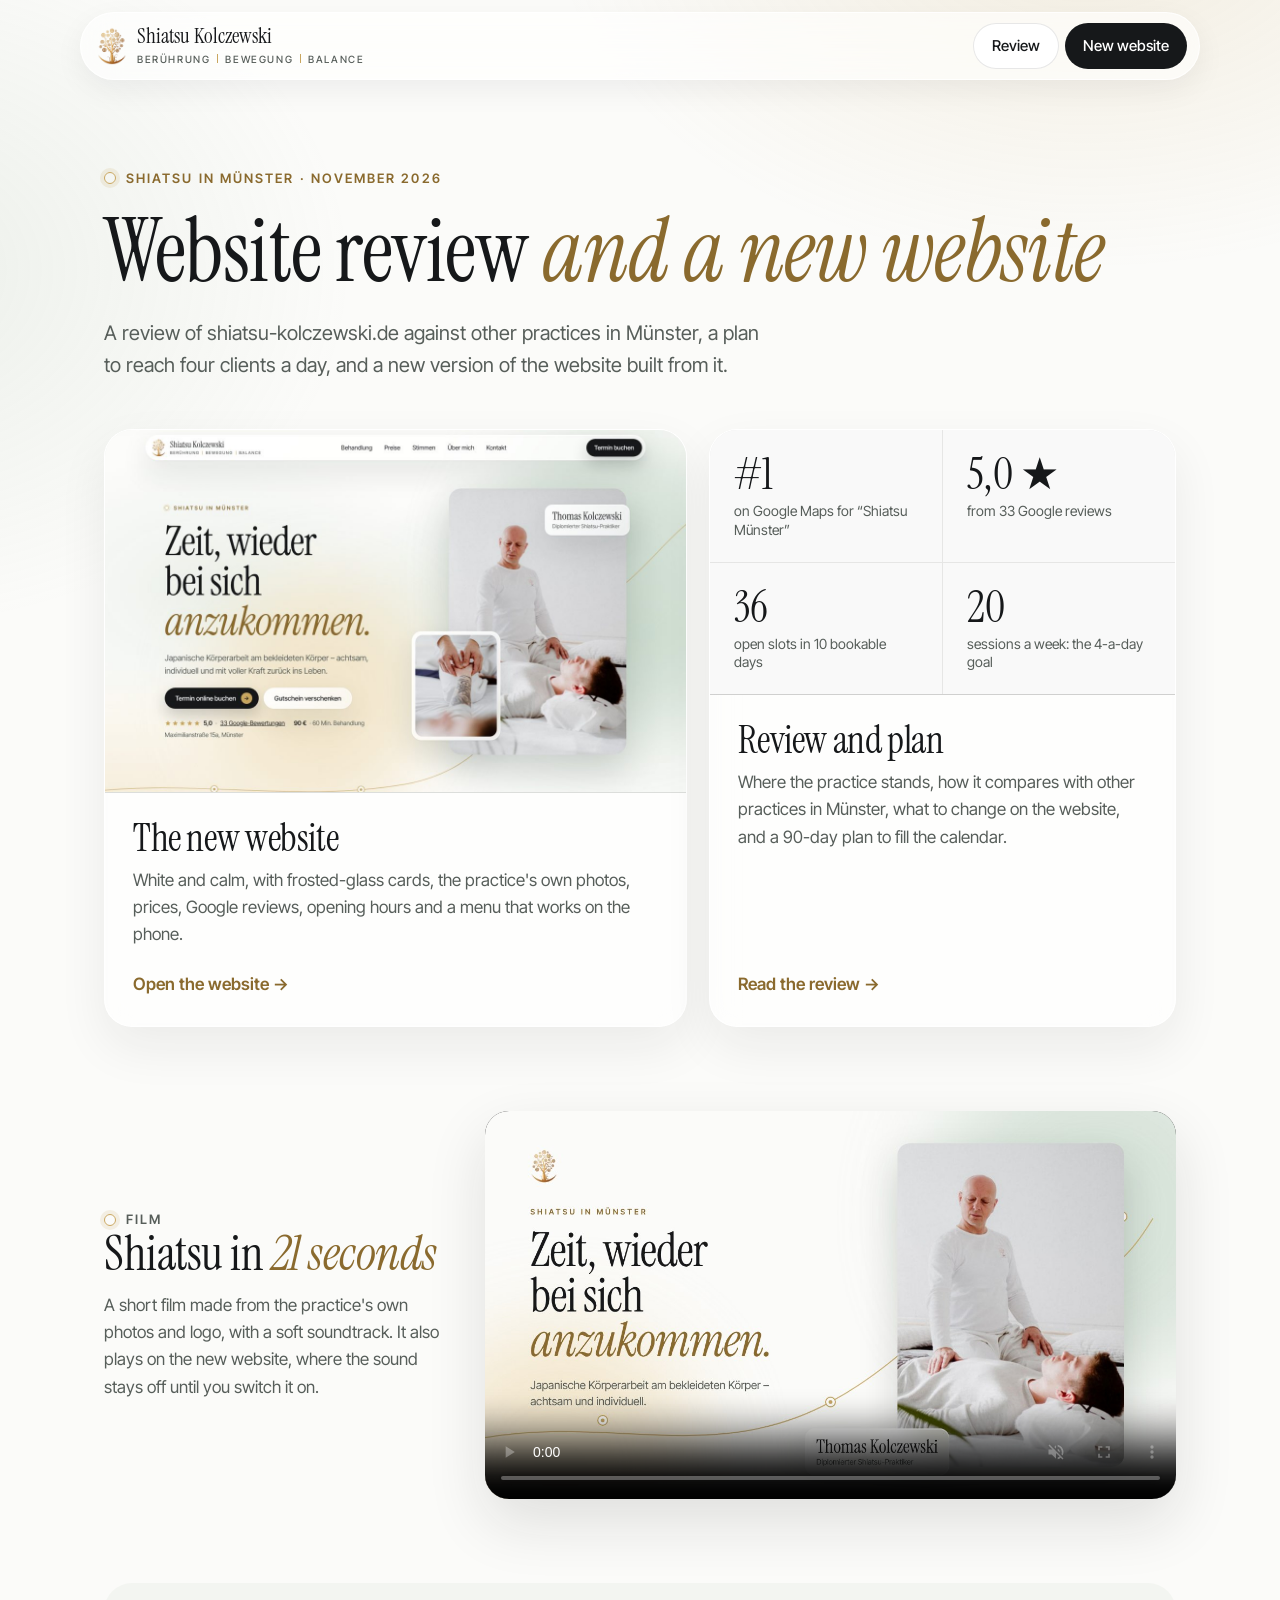
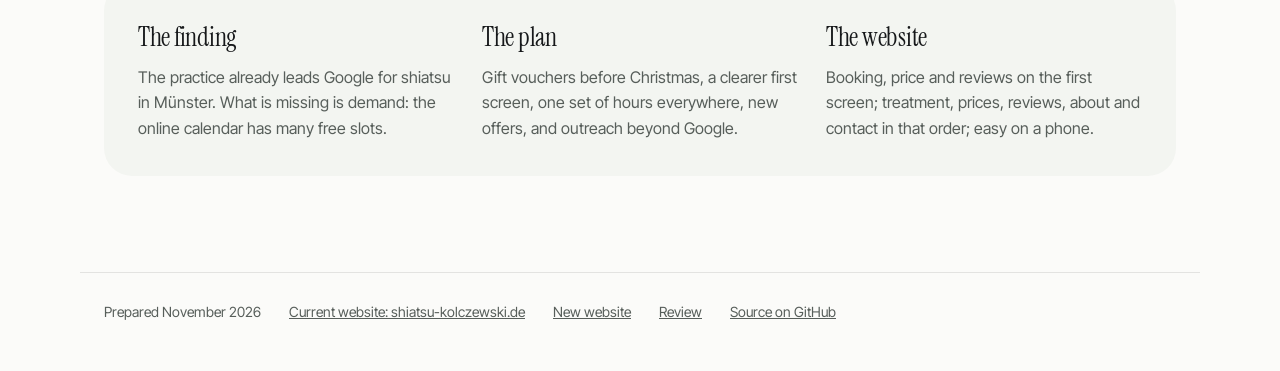
<file: index.html>
<!DOCTYPE html>
<html lang="en">
<head>
<meta charset="utf-8">
<meta name="viewport" content="width=device-width, initial-scale=1">
<title>Shiatsu Kolczewski – Website review and redesign</title>
<meta name="description" content="Review of shiatsu-kolczewski.de, a plan to reach four clients a day, and a new version of the website.">
<meta property="og:type" content="website">
<meta property="og:title" content="Shiatsu Kolczewski – Website review and redesign">
<meta property="og:description" content="Review of shiatsu-kolczewski.de, a plan to reach four clients a day, and a new version of the website.">
<meta property="og:url" content="https://eric-musoso.github.io/shiatsu_review/">
<meta property="og:image" content="https://eric-musoso.github.io/shiatsu_review/assets/website-preview.jpg">
<meta name="twitter:card" content="summary_large_image">
<link rel="icon" href="website/img/logo-tree.png">
<link rel="preconnect" href="https://fonts.googleapis.com"><link rel="preconnect" href="https://fonts.gstatic.com" crossorigin><link href="https://fonts.googleapis.com/css2?family=Instrument+Serif:ital@0;1&family=Inter+Tight:wght@400;500;600&display=swap" rel="stylesheet">
<link rel="stylesheet" href="assets/hub.css">
</head>
<body><header class="top"><a class="brand" href="./"><img src="website/img/logo-tree.png" alt=""><span><b>Shiatsu Kolczewski</b><small>Berührung <i></i> Bewegung <i></i> Balance</small></span></a><nav><a class="pill light" href="review/">Review</a><a class="pill dark" href="website/">New website</a></nav></header>
<main>
  <section class="intro">
    <p class="eyebrow">Shiatsu in Münster · November 2026</p>
    <h1>Website review <em>and a new website</em></h1>
    <p class="lead">A review of shiatsu-kolczewski.de against other practices in Münster, a plan to reach four clients a day, and a new version of the website built from it.</p>
  </section>

  <section class="cards">
    <a class="card" href="website/">
      <div class="shot"><img src="assets/website-preview.jpg" alt="Start screen of the new website: headline, booking button and photos of Thomas at work" width="1200" height="750"></div>
      <div class="body">
        <h2>The new website</h2>
        <p>White and calm, with frosted-glass cards, the practice's own photos, prices, Google reviews, opening hours and a menu that works on the phone.</p>
        <span class="go">Open the website →</span>
      </div>
    </a>
    <a class="card" href="review/">
      <div class="stats">
        <div><b>#1</b><span>on Google Maps for “Shiatsu Münster”</span></div>
        <div><b>5,0 ★</b><span>from 33 Google reviews</span></div>
        <div><b>36</b><span>open slots in 10 bookable days</span></div>
        <div><b>20</b><span>sessions a week: the 4-a-day goal</span></div>
      </div>
      <div class="body">
        <h2>Review and plan</h2>
        <p>Where the practice stands, how it compares with other practices in Münster, what to change on the website, and a 90-day plan to fill the calendar.</p>
        <span class="go">Read the review →</span>
      </div>
    </a>
  </section>

  <section class="film">
    <div>
      <p class="eyebrow">Film</p>
      <h2>Shiatsu in <em>21 seconds</em></h2>
      <p>A short film made from the practice's own photos and logo, with a soft soundtrack. It also plays on the new website, where the sound stays off until you switch it on.</p>
    </div>
    <video src="website/media/shiatsu-film.mp4" poster="website/img/film-poster.jpg" controls muted playsinline preload="metadata" width="1280" height="720"></video>
  </section>

  <section class="what">
    <div><h3>The finding</h3><p>The practice already leads Google for shiatsu in Münster. What is missing is demand: the online calendar has many free slots.</p></div>
    <div><h3>The plan</h3><p>Gift vouchers before Christmas, a clearer first screen, one set of hours everywhere, new offers, and outreach beyond Google.</p></div>
    <div><h3>The website</h3><p>Booking, price and reviews on the first screen; treatment, prices, reviews, about and contact in that order; easy on a phone.</p></div>
  </section>
</main>
<footer><span>Prepared November 2026</span><a href="https://www.shiatsu-kolczewski.de/">Current website: shiatsu-kolczewski.de</a><a href="website/">New website</a><a href="review/">Review</a><a href="https://github.com/Eric-Musoso/shiatsu_review">Source on GitHub</a></footer>
</body>
</html>
</file>
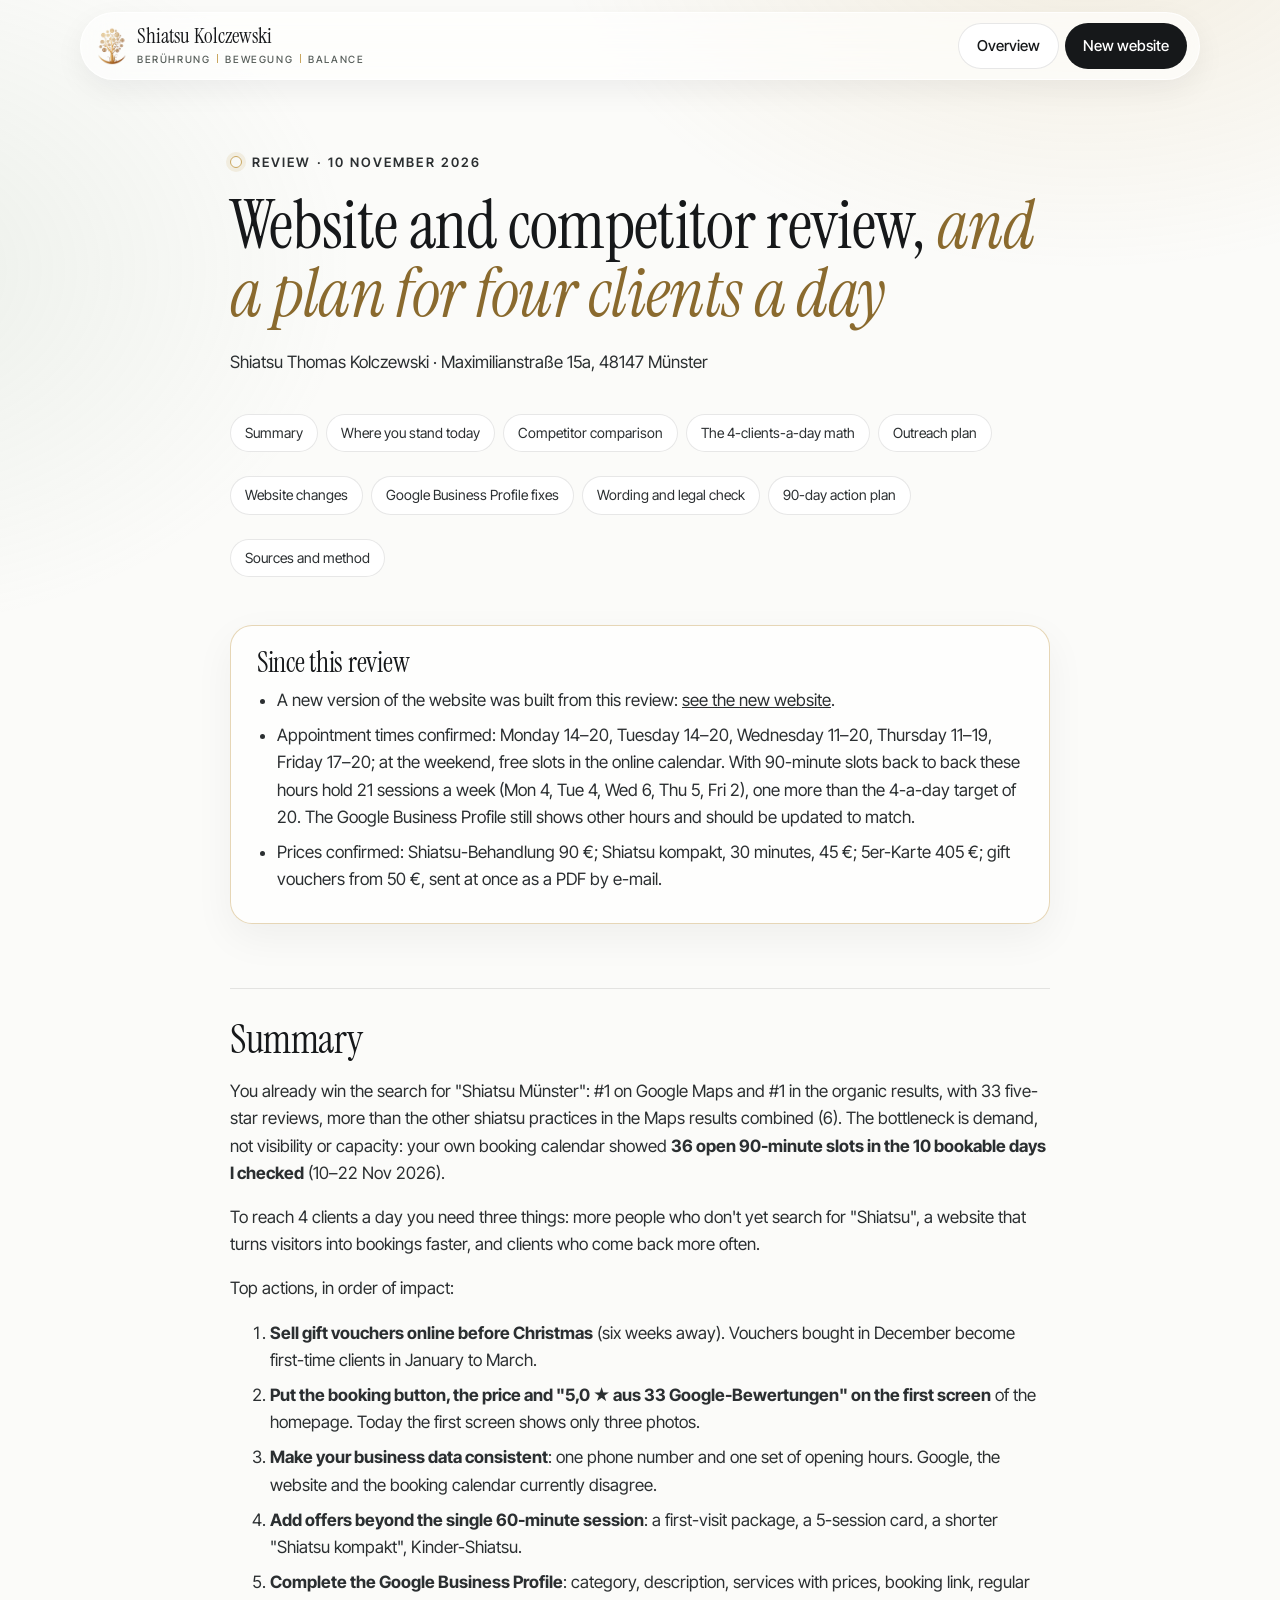
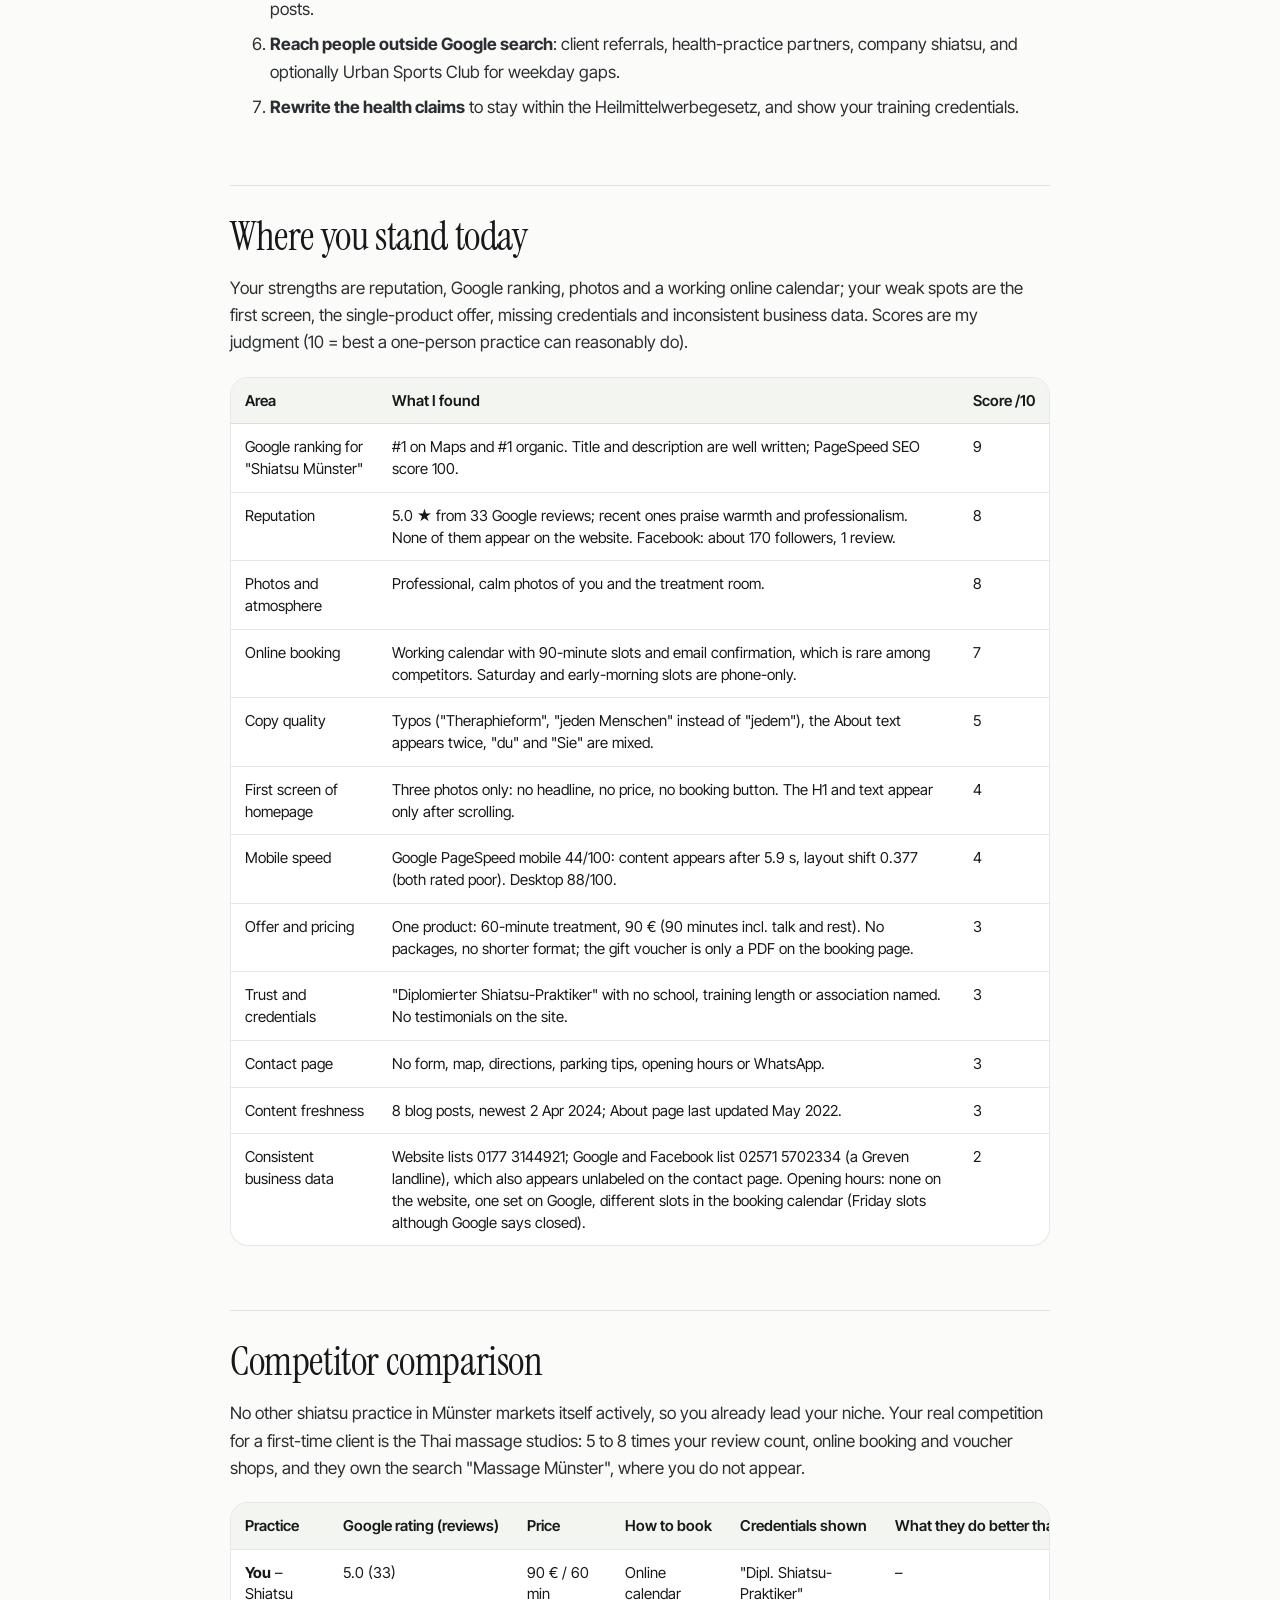
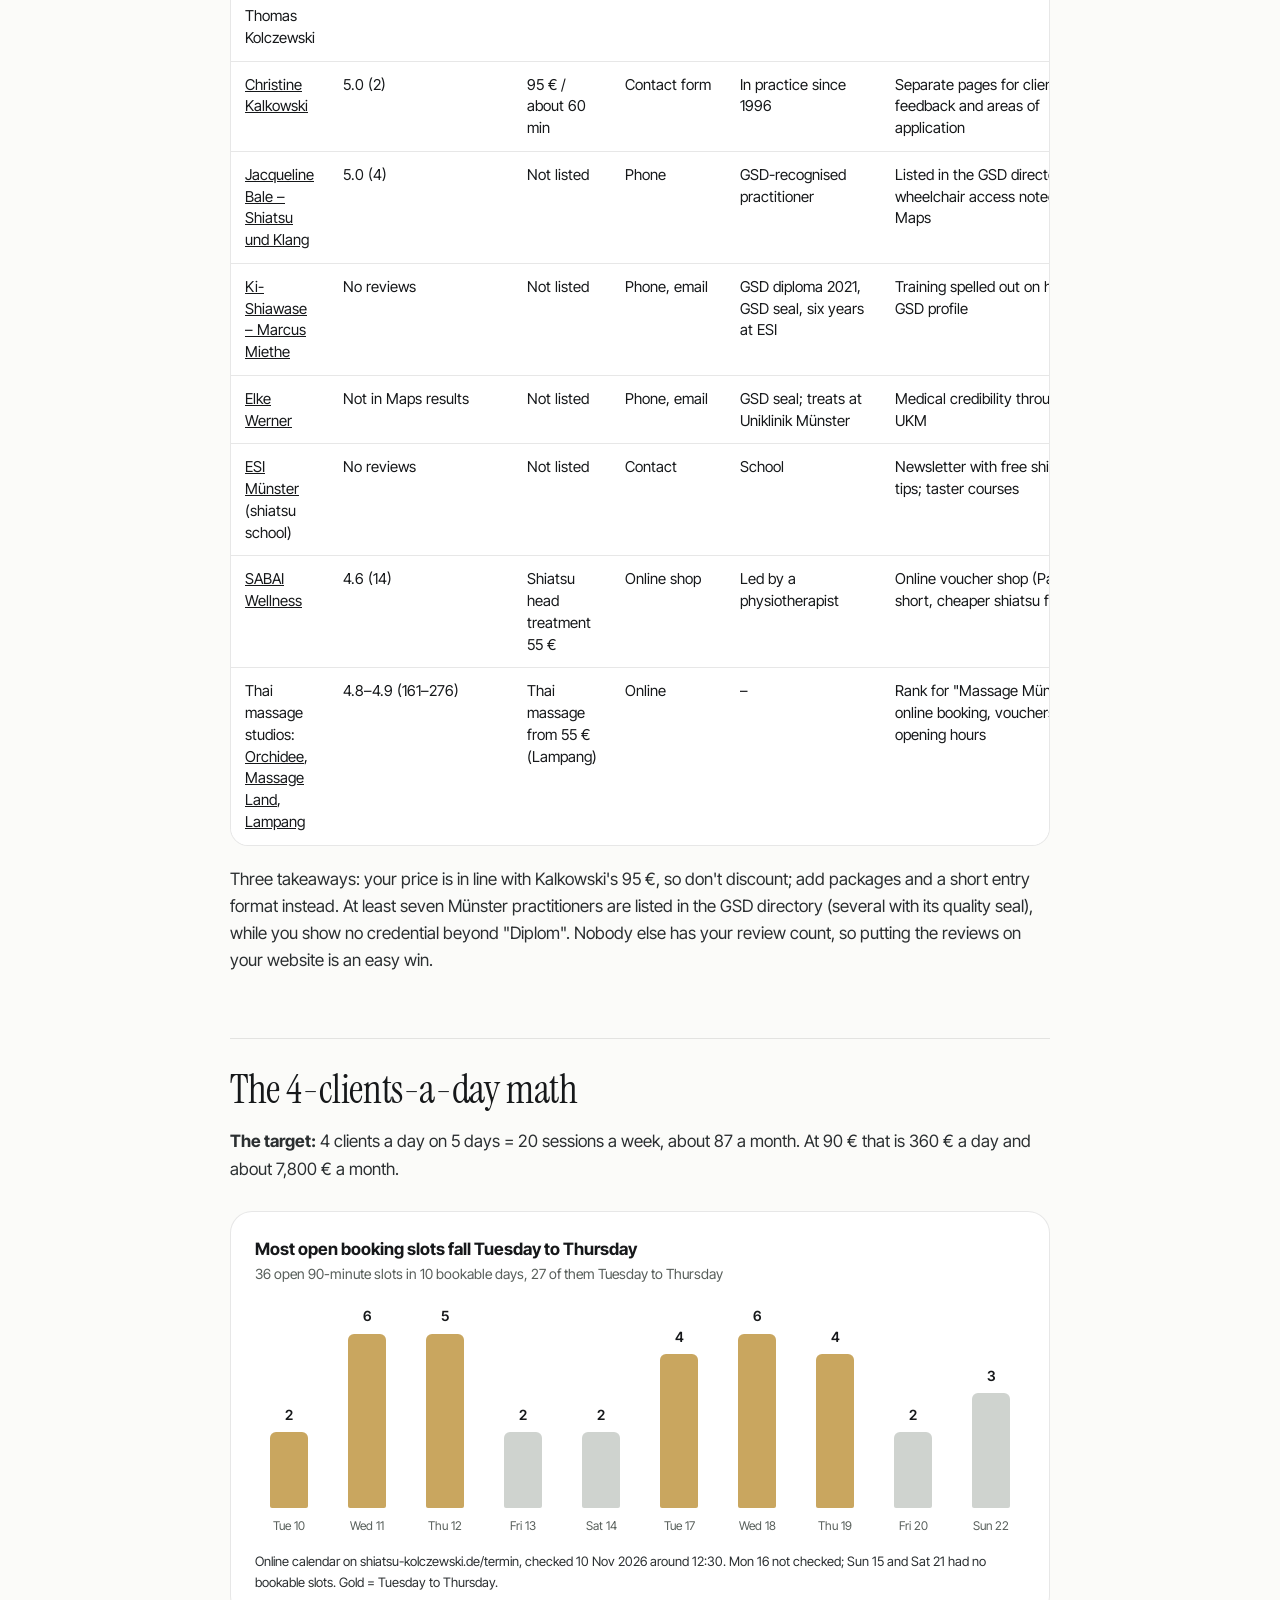
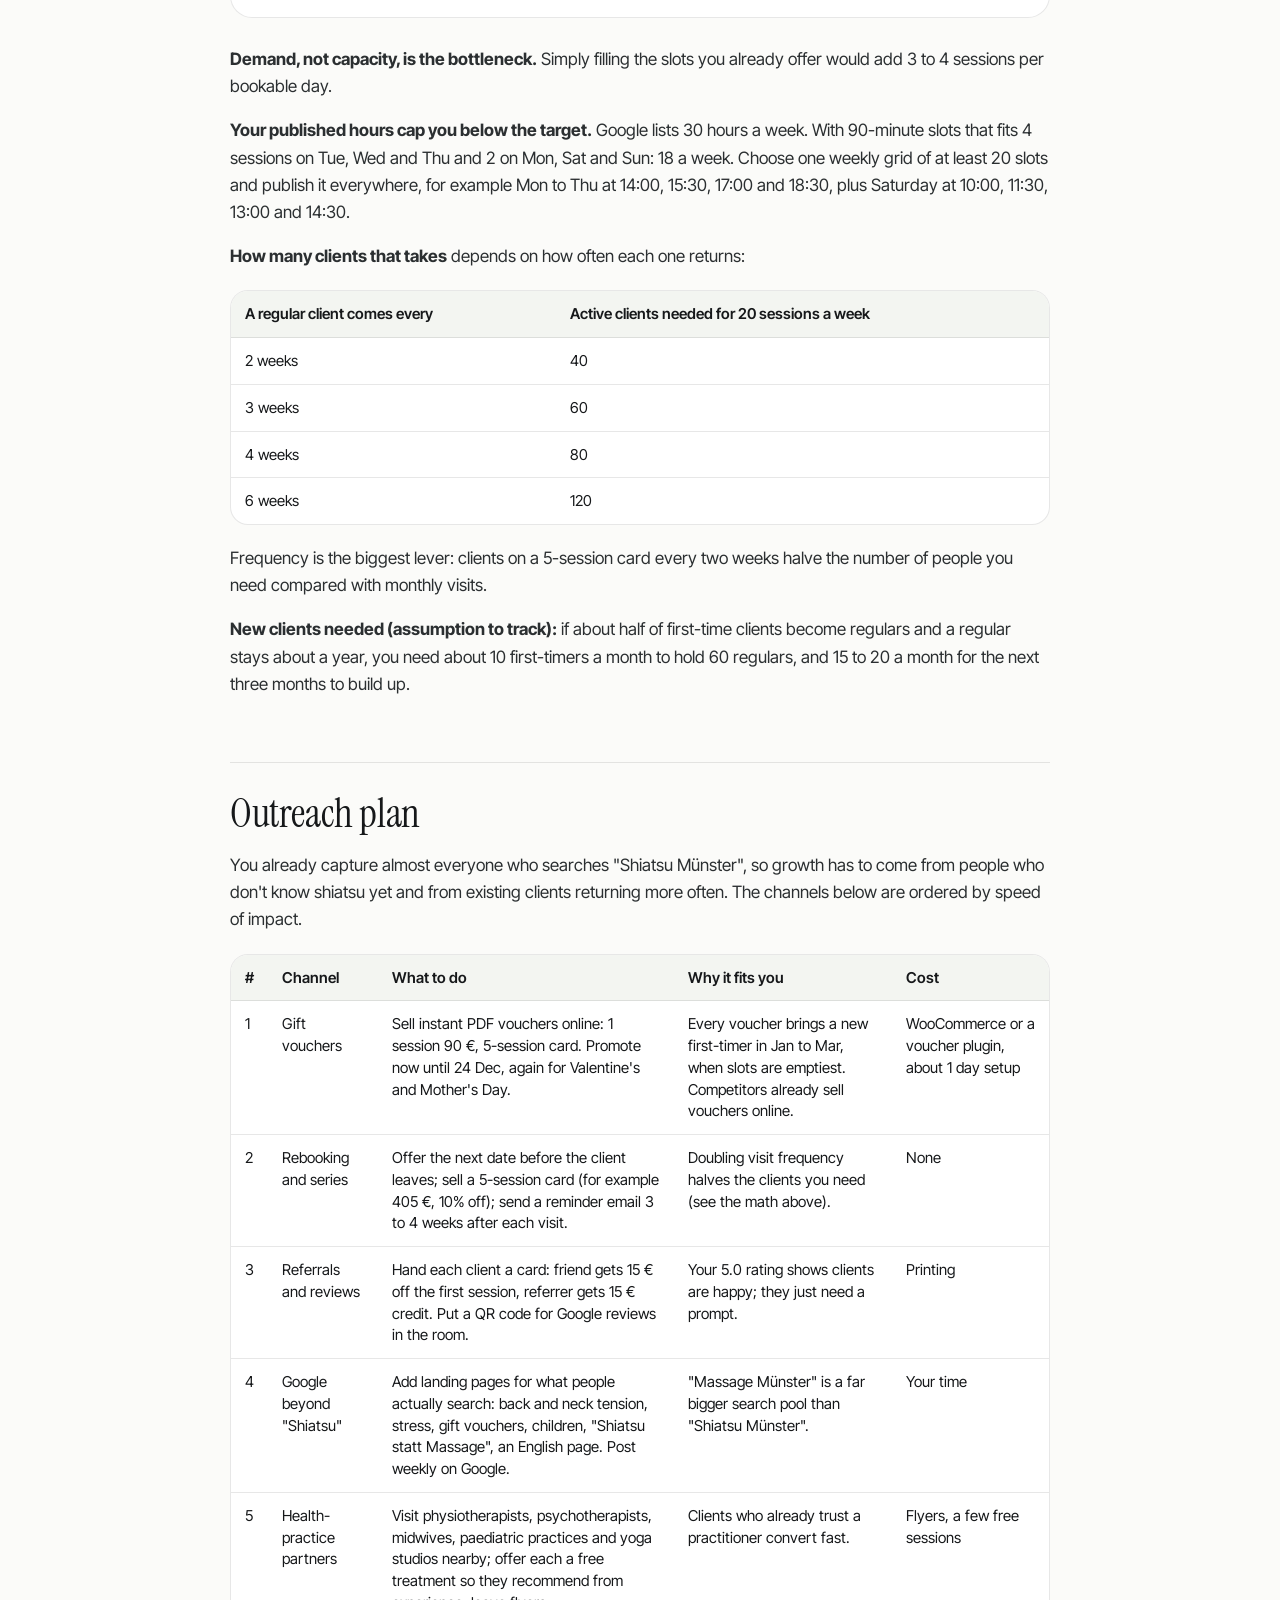
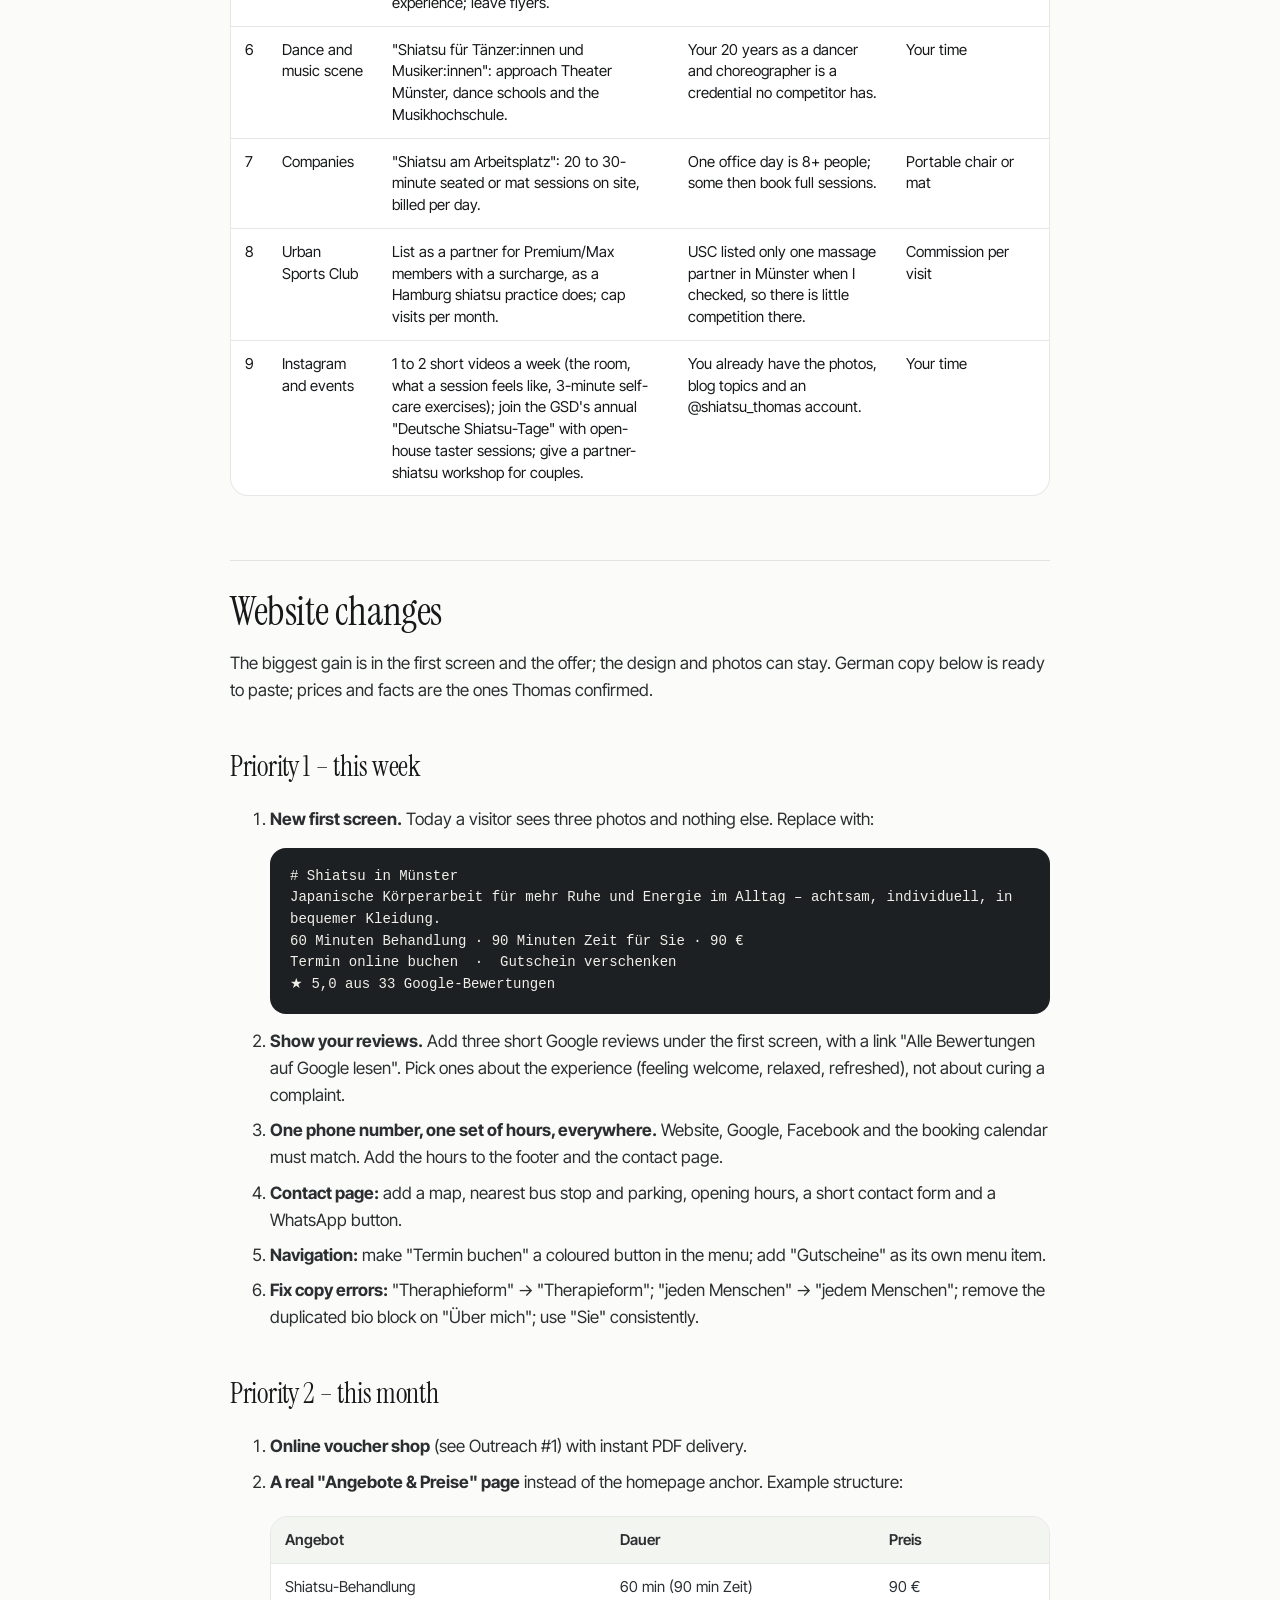
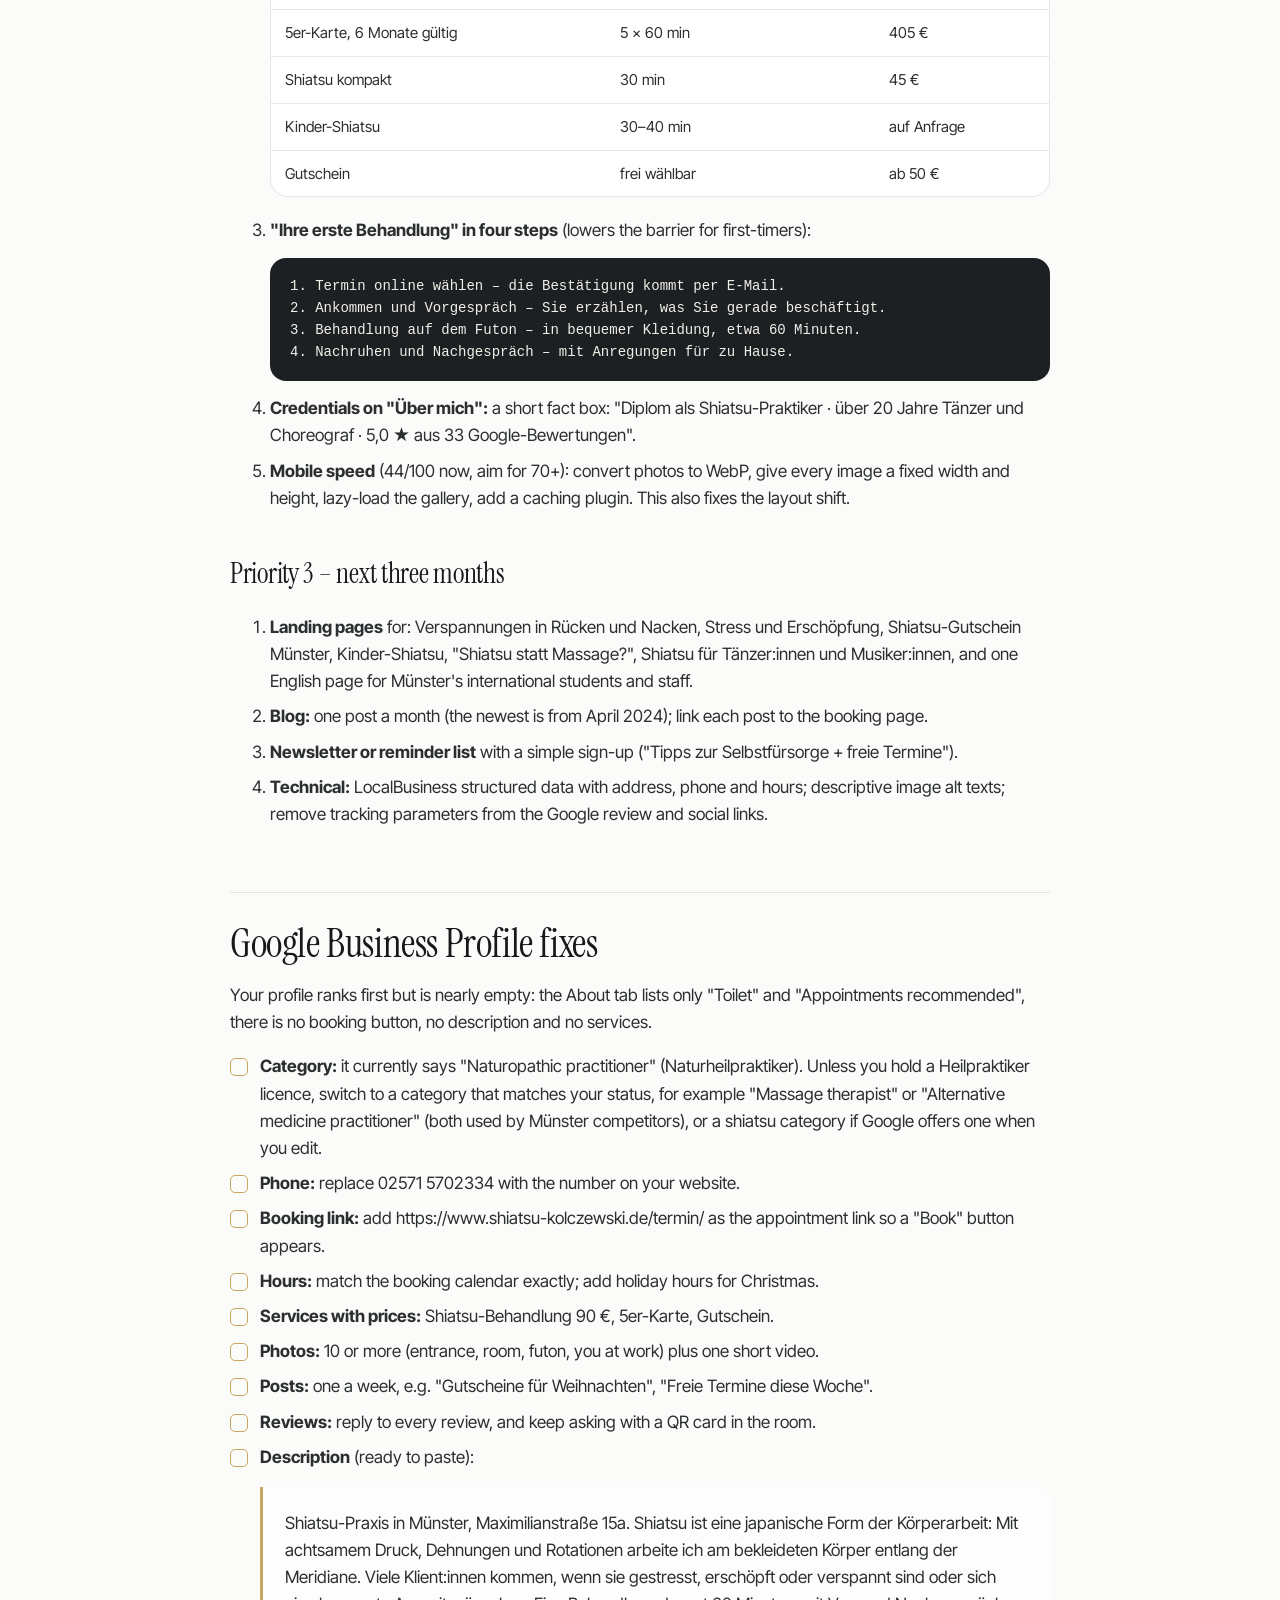
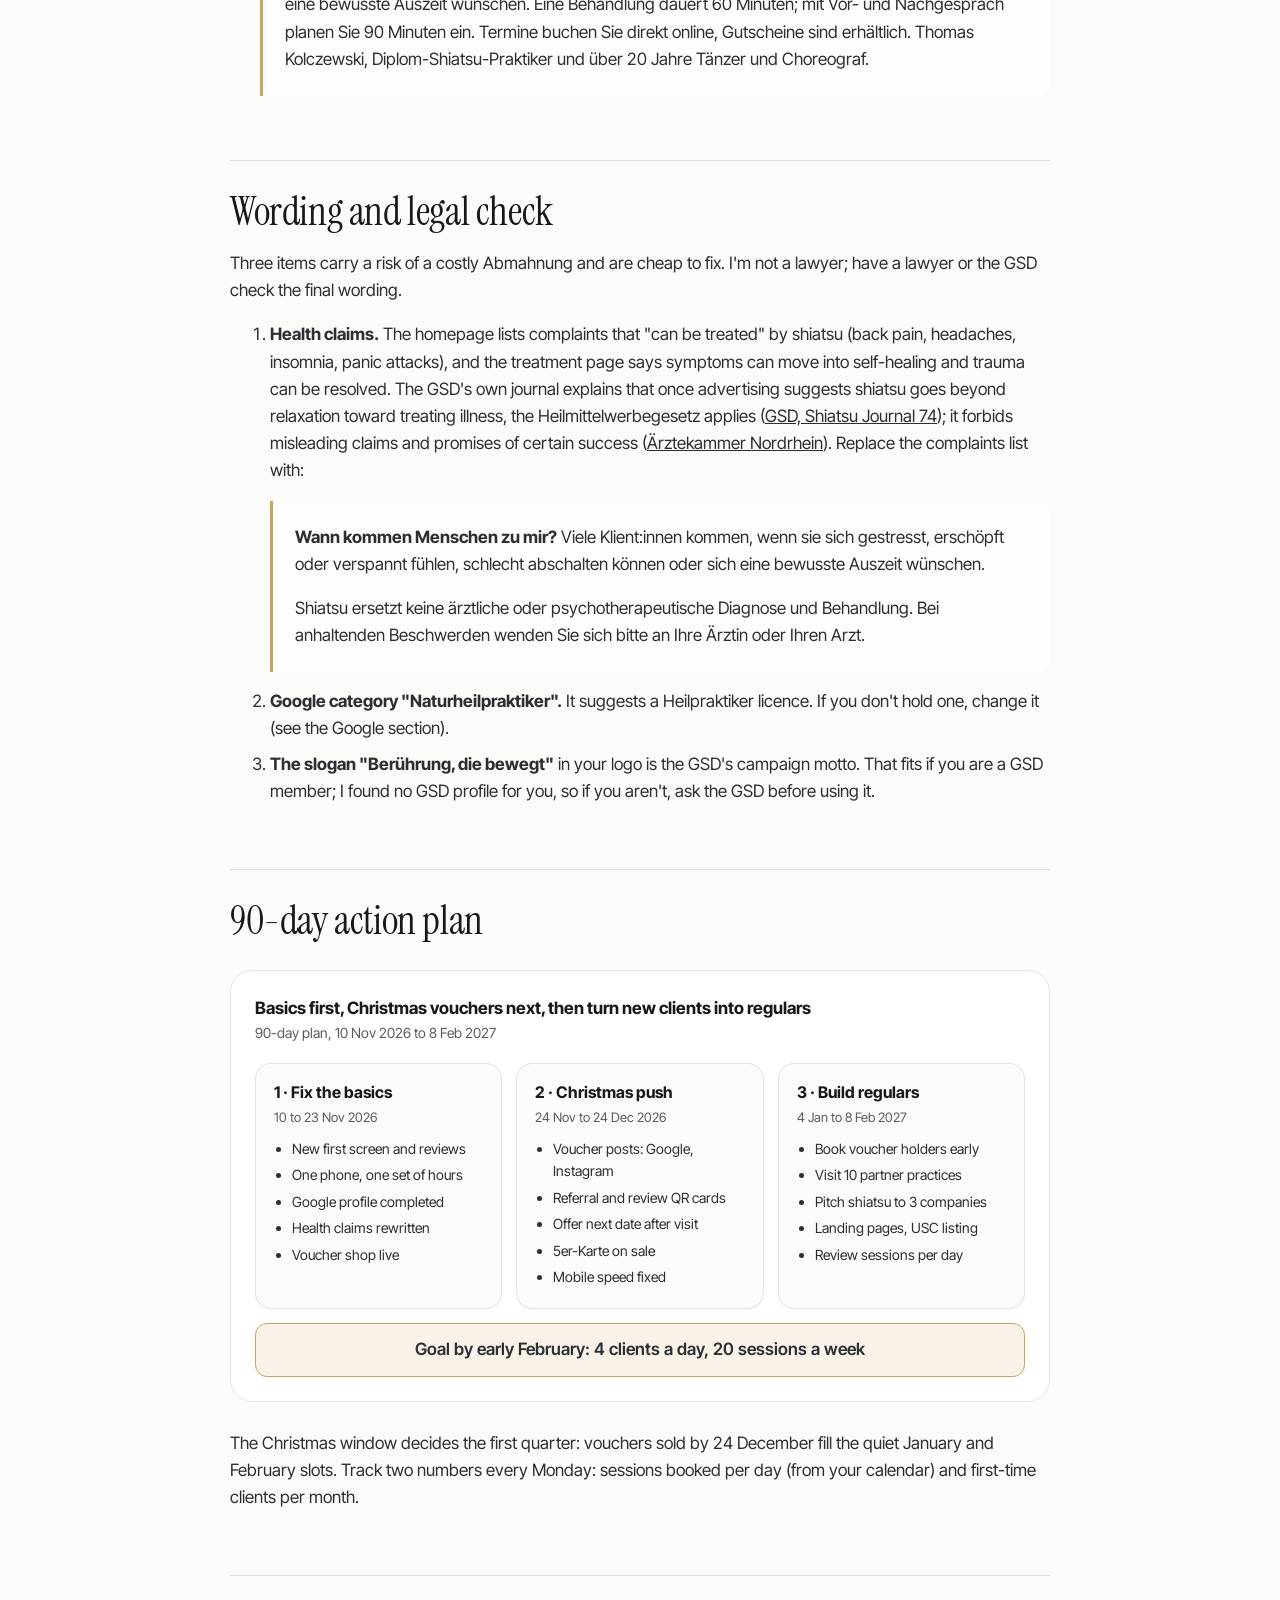
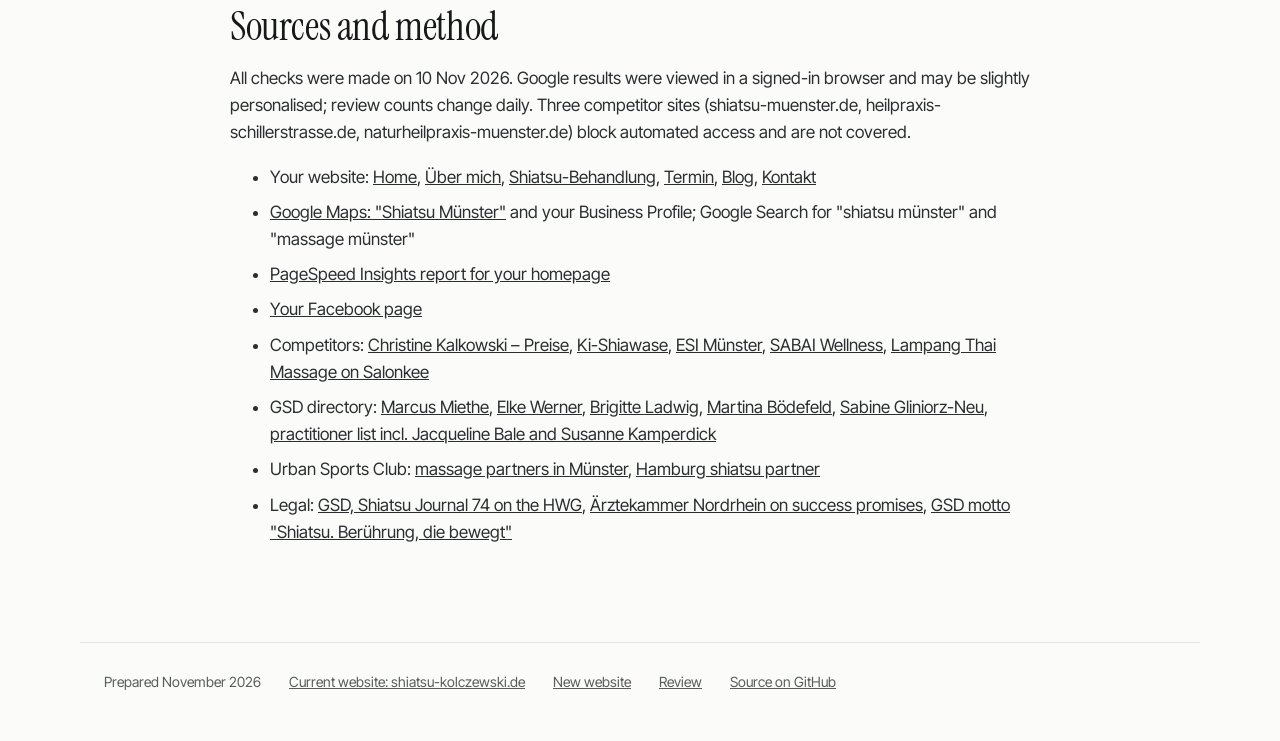
<file: review/index.html>
<!DOCTYPE html>
<html lang="en">
<head>
<meta charset="utf-8">
<meta name="viewport" content="width=device-width, initial-scale=1">
<title>Review and plan – Shiatsu Kolczewski</title>
<meta name="description" content="Website and competitor review for Shiatsu Thomas Kolczewski in Münster, with a plan to reach four clients a day.">
<meta property="og:type" content="website">
<meta property="og:title" content="Review and plan – Shiatsu Kolczewski">
<meta property="og:description" content="Website and competitor review for Shiatsu Thomas Kolczewski in Münster, with a plan to reach four clients a day.">
<meta property="og:url" content="https://eric-musoso.github.io/shiatsu_review/review/">
<meta property="og:image" content="https://eric-musoso.github.io/shiatsu_review/assets/website-preview.jpg">
<meta name="twitter:card" content="summary_large_image">
<link rel="icon" href="../website/img/logo-tree.png">
<link rel="preconnect" href="https://fonts.googleapis.com"><link rel="preconnect" href="https://fonts.gstatic.com" crossorigin><link href="https://fonts.googleapis.com/css2?family=Instrument+Serif:ital@0;1&family=Inter+Tight:wght@400;500;600&display=swap" rel="stylesheet">
<link rel="stylesheet" href="../assets/hub.css">
</head>
<body><header class="top"><a class="brand" href="../"><img src="../website/img/logo-tree.png" alt=""><span><b>Shiatsu Kolczewski</b><small>Berührung <i></i> Bewegung <i></i> Balance</small></span></a><nav><a class="pill light" href="../">Overview</a><a class="pill dark" href="../website/">New website</a></nav></header>
<main>
<article class="article">
  <p class="eyebrow">Review · 10 November 2026</p>
  <h1>Website and competitor review, <em>and a plan for four clients a day</em></h1>
  <p class="meta">Shiatsu Thomas Kolczewski · Maximilianstraße 15a, 48147 Münster</p>
  <ul class="toc"><li><a href="#summary">Summary</a></li><li><a href="#where-you-stand-today">Where you stand today</a></li><li><a href="#competitor-comparison">Competitor comparison</a></li><li><a href="#the-4-clients-a-day-math">The 4-clients-a-day math</a></li><li><a href="#outreach-plan">Outreach plan</a></li><li><a href="#website-changes">Website changes</a></li><li><a href="#google-business-profile-fixes">Google Business Profile fixes</a></li><li><a href="#wording-and-legal-check">Wording and legal check</a></li><li><a href="#90-day-action-plan">90-day action plan</a></li><li><a href="#sources-and-method">Sources and method</a></li></ul>
  <section class="update"><h2>Since this review</h2><ul><li>A new version of the website was built from this review: <a href="../website/">see the new website</a>.</li><li>Appointment times confirmed: Monday 14–20, Tuesday 14–20, Wednesday 11–20, Thursday 11–19, Friday 17–20; at the weekend, free slots in the online calendar. With 90-minute slots back to back these hours hold 21 sessions a week (Mon 4, Tue 4, Wed 6, Thu 5, Fri 2), one more than the 4-a-day target of 20. The Google Business Profile still shows other hours and should be updated to match.</li><li>Prices confirmed: Shiatsu-Behandlung 90 €; Shiatsu kompakt, 30 minutes, 45 €; 5er-Karte 405 €; gift vouchers from 50 €, sent at once as a PDF by e-mail.</li></ul></section>
  <h2 id="summary">Summary</h2>
<p>You already win the search for "Shiatsu Münster": #1 on Google Maps and #1 in the organic results, with 33 five-star reviews, more than the other shiatsu practices in the Maps results combined (6). The bottleneck is demand, not visibility or capacity: your own booking calendar showed <strong>36 open 90-minute slots in the 10 bookable days I checked</strong> (10–22 Nov 2026).</p>
<p>To reach 4 clients a day you need three things: more people who don't yet search for "Shiatsu", a website that turns visitors into bookings faster, and clients who come back more often.</p>
<p>Top actions, in order of impact:</p>
<ol><li><strong>Sell gift vouchers online before Christmas</strong> (six weeks away). Vouchers bought in December become first-time clients in January to March.</li><li><strong>Put the booking button, the price and "5,0 ★ aus 33 Google-Bewertungen" on the first screen</strong> of the homepage. Today the first screen shows only three photos.</li><li><strong>Make your business data consistent</strong>: one phone number and one set of opening hours. Google, the website and the booking calendar currently disagree.</li><li><strong>Add offers beyond the single 60-minute session</strong>: a first-visit package, a 5-session card, a shorter "Shiatsu kompakt", Kinder-Shiatsu.</li><li><strong>Complete the Google Business Profile</strong>: category, description, services with prices, booking link, regular posts.</li><li><strong>Reach people outside Google search</strong>: client referrals, health-practice partners, company shiatsu, and optionally Urban Sports Club for weekday gaps.</li><li><strong>Rewrite the health claims</strong> to stay within the Heilmittelwerbegesetz, and show your training credentials.</li></ol>
<h2 id="where-you-stand-today">Where you stand today</h2>
<p>Your strengths are reputation, Google ranking, photos and a working online calendar; your weak spots are the first screen, the single-product offer, missing credentials and inconsistent business data. Scores are my judgment (10 = best a one-person practice can reasonably do).</p>
<div class="table"><table><thead><tr><th>Area</th><th>What I found</th><th>Score /10</th></tr></thead><tbody><tr><td>Google ranking for "Shiatsu Münster"</td><td>#1 on Maps and #1 organic. Title and description are well written; PageSpeed SEO score 100.</td><td>9</td></tr><tr><td>Reputation</td><td>5.0 ★ from 33 Google reviews; recent ones praise warmth and professionalism. None of them appear on the website. Facebook: about 170 followers, 1 review.</td><td>8</td></tr><tr><td>Photos and atmosphere</td><td>Professional, calm photos of you and the treatment room.</td><td>8</td></tr><tr><td>Online booking</td><td>Working calendar with 90-minute slots and email confirmation, which is rare among competitors. Saturday and early-morning slots are phone-only.</td><td>7</td></tr><tr><td>Copy quality</td><td>Typos ("Theraphieform", "jeden Menschen" instead of "jedem"), the About text appears twice, "du" and "Sie" are mixed.</td><td>5</td></tr><tr><td>First screen of homepage</td><td>Three photos only: no headline, no price, no booking button. The H1 and text appear only after scrolling.</td><td>4</td></tr><tr><td>Mobile speed</td><td>Google PageSpeed mobile 44/100: content appears after 5.9 s, layout shift 0.377 (both rated poor). Desktop 88/100.</td><td>4</td></tr><tr><td>Offer and pricing</td><td>One product: 60-minute treatment, 90 € (90 minutes incl. talk and rest). No packages, no shorter format; the gift voucher is only a PDF on the booking page.</td><td>3</td></tr><tr><td>Trust and credentials</td><td>"Diplomierter Shiatsu-Praktiker" with no school, training length or association named. No testimonials on the site.</td><td>3</td></tr><tr><td>Contact page</td><td>No form, map, directions, parking tips, opening hours or WhatsApp.</td><td>3</td></tr><tr><td>Content freshness</td><td>8 blog posts, newest 2 Apr 2024; About page last updated May 2022.</td><td>3</td></tr><tr><td>Consistent business data</td><td>Website lists 0177 3144921; Google and Facebook list 02571 5702334 (a Greven landline), which also appears unlabeled on the contact page. Opening hours: none on the website, one set on Google, different slots in the booking calendar (Friday slots although Google says closed).</td><td>2</td></tr></tbody></table></div>
<h2 id="competitor-comparison">Competitor comparison</h2>
<p>No other shiatsu practice in Münster markets itself actively, so you already lead your niche. Your real competition for a first-time client is the Thai massage studios: 5 to 8 times your review count, online booking and voucher shops, and they own the search "Massage Münster", where you do not appear.</p>
<div class="table"><table><thead><tr><th>Practice</th><th>Google rating (reviews)</th><th>Price</th><th>How to book</th><th>Credentials shown</th><th>What they do better than you</th></tr></thead><tbody><tr><td><strong>You</strong> – Shiatsu Thomas Kolczewski</td><td>5.0 (33)</td><td>90 € / 60 min</td><td>Online calendar</td><td>"Dipl. Shiatsu-Praktiker"</td><td>–</td></tr><tr><td><a href="https://christine-kalkowski.de">Christine Kalkowski</a></td><td>5.0 (2)</td><td>95 € / about 60 min</td><td>Contact form</td><td>In practice since 1996</td><td>Separate pages for client feedback and areas of application</td></tr><tr><td><a href="https://www.shiatsu-gsd.de/PraktikerInnen?page=14Goldboom">Jacqueline Bale – Shiatsu und Klang</a></td><td>5.0 (4)</td><td>Not listed</td><td>Phone</td><td>GSD-recognised practitioner</td><td>Listed in the GSD directory; wheelchair access noted on Maps</td></tr><tr><td><a href="https://www.shiatsu-gsd.de/mitgliederprofil/marcus-miethe/">Ki-Shiawase – Marcus Miethe</a></td><td>No reviews</td><td>Not listed</td><td>Phone, email</td><td>GSD diploma 2021, GSD seal, six years at ESI</td><td>Training spelled out on his GSD profile</td></tr><tr><td><a href="https://www.shiatsu-gsd.de/mitgliederprofil/elke-werner/">Elke Werner</a></td><td>Not in Maps results</td><td>Not listed</td><td>Phone, email</td><td>GSD seal; treats at Uniklinik Münster</td><td>Medical credibility through the UKM</td></tr><tr><td><a href="https://shiatsu-ms.de">ESI Münster</a> (shiatsu school)</td><td>No reviews</td><td>Not listed</td><td>Contact</td><td>School</td><td>Newsletter with free shiatsu tips; taster courses</td></tr><tr><td><a href="https://www.sabai-wellness.com">SABAI Wellness</a></td><td>4.6 (14)</td><td>Shiatsu head treatment 55 €</td><td>Online shop</td><td>Led by a physiotherapist</td><td>Online voucher shop (PayPal); short, cheaper shiatsu format</td></tr><tr><td>Thai massage studios: <a href="https://www.orchidee-muenster.de">Orchidee</a>, <a href="https://www.massage-land.de">Massage Land</a>, <a href="https://www.lampangthaimassage.de">Lampang</a></td><td>4.8–4.9 (161–276)</td><td>Thai massage from 55 € (Lampang)</td><td>Online</td><td>–</td><td>Rank for "Massage Münster"; online booking, vouchers, long opening hours</td></tr></tbody></table></div>
<p>Three takeaways: your price is in line with Kalkowski's 95 €, so don't discount; add packages and a short entry format instead. At least seven Münster practitioners are listed in the GSD directory (several with its quality seal), while you show no credential beyond "Diplom". Nobody else has your review count, so putting the reviews on your website is an easy win.</p>
<h2 id="the-4-clients-a-day-math">The 4-clients-a-day math</h2>
<p><strong>The target:</strong> 4 clients a day on 5 days = 20 sessions a week, about 87 a month. At 90 € that is 360 € a day and about 7,800 € a month.</p>
<figure class="chart"><figcaption><strong>Most open booking slots fall Tuesday to Thursday</strong><span>36 open 90-minute slots in 10 bookable days, 27 of them Tuesday to Thursday</span></figcaption><div class="bars"><div class="bar hi" title="Tue 10 Nov: 2 open slots"><span class="n">2</span><span class="b" style="height:33%"></span><span class="d">Tue 10</span></div><div class="bar hi" title="Wed 11 Nov: 6 open slots"><span class="n">6</span><span class="b" style="height:100%"></span><span class="d">Wed 11</span></div><div class="bar hi" title="Thu 12 Nov: 5 open slots"><span class="n">5</span><span class="b" style="height:83%"></span><span class="d">Thu 12</span></div><div class="bar" title="Fri 13 Nov: 2 open slots"><span class="n">2</span><span class="b" style="height:33%"></span><span class="d">Fri 13</span></div><div class="bar" title="Sat 14 Nov: 2 open slots"><span class="n">2</span><span class="b" style="height:33%"></span><span class="d">Sat 14</span></div><div class="bar hi" title="Tue 17 Nov: 4 open slots"><span class="n">4</span><span class="b" style="height:67%"></span><span class="d">Tue 17</span></div><div class="bar hi" title="Wed 18 Nov: 6 open slots"><span class="n">6</span><span class="b" style="height:100%"></span><span class="d">Wed 18</span></div><div class="bar hi" title="Thu 19 Nov: 4 open slots"><span class="n">4</span><span class="b" style="height:67%"></span><span class="d">Thu 19</span></div><div class="bar" title="Fri 20 Nov: 2 open slots"><span class="n">2</span><span class="b" style="height:33%"></span><span class="d">Fri 20</span></div><div class="bar" title="Sun 22 Nov: 3 open slots"><span class="n">3</span><span class="b" style="height:50%"></span><span class="d">Sun 22</span></div></div><p class="note">Online calendar on shiatsu-kolczewski.de/termin, checked 10 Nov 2026 around 12:30. Mon 16 not checked; Sun 15 and Sat 21 had no bookable slots. Gold = Tuesday to Thursday.</p></figure>
<p><strong>Demand, not capacity, is the bottleneck.</strong> Simply filling the slots you already offer would add 3 to 4 sessions per bookable day.</p>
<p><strong>Your published hours cap you below the target.</strong> Google lists 30 hours a week. With 90-minute slots that fits 4 sessions on Tue, Wed and Thu and 2 on Mon, Sat and Sun: 18 a week. Choose one weekly grid of at least 20 slots and publish it everywhere, for example Mon to Thu at 14:00, 15:30, 17:00 and 18:30, plus Saturday at 10:00, 11:30, 13:00 and 14:30.</p>
<p><strong>How many clients that takes</strong> depends on how often each one returns:</p>
<div class="table"><table><thead><tr><th>A regular client comes every</th><th>Active clients needed for 20 sessions a week</th></tr></thead><tbody><tr><td>2 weeks</td><td>40</td></tr><tr><td>3 weeks</td><td>60</td></tr><tr><td>4 weeks</td><td>80</td></tr><tr><td>6 weeks</td><td>120</td></tr></tbody></table></div>
<p>Frequency is the biggest lever: clients on a 5-session card every two weeks halve the number of people you need compared with monthly visits.</p>
<p><strong>New clients needed (assumption to track):</strong> if about half of first-time clients become regulars and a regular stays about a year, you need about 10 first-timers a month to hold 60 regulars, and 15 to 20 a month for the next three months to build up.</p>
<h2 id="outreach-plan">Outreach plan</h2>
<p>You already capture almost everyone who searches "Shiatsu Münster", so growth has to come from people who don't know shiatsu yet and from existing clients returning more often. The channels below are ordered by speed of impact.</p>
<div class="table"><table><thead><tr><th>#</th><th>Channel</th><th>What to do</th><th>Why it fits you</th><th>Cost</th></tr></thead><tbody><tr><td>1</td><td>Gift vouchers</td><td>Sell instant PDF vouchers online: 1 session 90 €, 5-session card. Promote now until 24 Dec, again for Valentine's and Mother's Day.</td><td>Every voucher brings a new first-timer in Jan to Mar, when slots are emptiest. Competitors already sell vouchers online.</td><td>WooCommerce or a voucher plugin, about 1 day setup</td></tr><tr><td>2</td><td>Rebooking and series</td><td>Offer the next date before the client leaves; sell a 5-session card (for example 405 €, 10% off); send a reminder email 3 to 4 weeks after each visit.</td><td>Doubling visit frequency halves the clients you need (see the math above).</td><td>None</td></tr><tr><td>3</td><td>Referrals and reviews</td><td>Hand each client a card: friend gets 15 € off the first session, referrer gets 15 € credit. Put a QR code for Google reviews in the room.</td><td>Your 5.0 rating shows clients are happy; they just need a prompt.</td><td>Printing</td></tr><tr><td>4</td><td>Google beyond "Shiatsu"</td><td>Add landing pages for what people actually search: back and neck tension, stress, gift vouchers, children, "Shiatsu statt Massage", an English page. Post weekly on Google.</td><td>"Massage Münster" is a far bigger search pool than "Shiatsu Münster".</td><td>Your time</td></tr><tr><td>5</td><td>Health-practice partners</td><td>Visit physiotherapists, psychotherapists, midwives, paediatric practices and yoga studios nearby; offer each a free treatment so they recommend from experience; leave flyers.</td><td>Clients who already trust a practitioner convert fast.</td><td>Flyers, a few free sessions</td></tr><tr><td>6</td><td>Dance and music scene</td><td>"Shiatsu für Tänzer:innen und Musiker:innen": approach Theater Münster, dance schools and the Musikhochschule.</td><td>Your 20 years as a dancer and choreographer is a credential no competitor has.</td><td>Your time</td></tr><tr><td>7</td><td>Companies</td><td>"Shiatsu am Arbeitsplatz": 20 to 30-minute seated or mat sessions on site, billed per day.</td><td>One office day is 8+ people; some then book full sessions.</td><td>Portable chair or mat</td></tr><tr><td>8</td><td>Urban Sports Club</td><td>List as a partner for Premium/Max members with a surcharge, as a Hamburg shiatsu practice does; cap visits per month.</td><td>USC listed only one massage partner in Münster when I checked, so there is little competition there.</td><td>Commission per visit</td></tr><tr><td>9</td><td>Instagram and events</td><td>1 to 2 short videos a week (the room, what a session feels like, 3-minute self-care exercises); join the GSD's annual "Deutsche Shiatsu-Tage" with open-house taster sessions; give a partner-shiatsu workshop for couples.</td><td>You already have the photos, blog topics and an @shiatsu_thomas account.</td><td>Your time</td></tr></tbody></table></div>
<h2 id="website-changes">Website changes</h2>
<p>The biggest gain is in the first screen and the offer; the design and photos can stay. German copy below is ready to paste; prices and facts are the ones Thomas confirmed.</p>
<h3 id="priority-1-this-week">Priority 1 – this week</h3>
<ol><li><strong>New first screen.</strong> Today a visitor sees three photos and nothing else. Replace with:<pre><code># Shiatsu in Münster
Japanische Körperarbeit für mehr Ruhe und Energie im Alltag – achtsam, individuell, in bequemer Kleidung.
60 Minuten Behandlung · 90 Minuten Zeit für Sie · 90 €
Termin online buchen  ·  Gutschein verschenken
★ 5,0 aus 33 Google-Bewertungen</code></pre></li><li><strong>Show your reviews.</strong> Add three short Google reviews under the first screen, with a link "Alle Bewertungen auf Google lesen". Pick ones about the experience (feeling welcome, relaxed, refreshed), not about curing a complaint.</li><li><strong>One phone number, one set of hours, everywhere.</strong> Website, Google, Facebook and the booking calendar must match. Add the hours to the footer and the contact page.</li><li><strong>Contact page:</strong> add a map, nearest bus stop and parking, opening hours, a short contact form and a WhatsApp button.</li><li><strong>Navigation:</strong> make "Termin buchen" a coloured button in the menu; add "Gutscheine" as its own menu item.</li><li><strong>Fix copy errors:</strong> "Theraphieform" → "Therapieform"; "jeden Menschen" → "jedem Menschen"; remove the duplicated bio block on "Über mich"; use "Sie" consistently.</li></ol>
<h3 id="priority-2-this-month">Priority 2 – this month</h3>
<ol><li><strong>Online voucher shop</strong> (see Outreach #1) with instant PDF delivery.</li><li><strong>A real "Angebote &amp; Preise" page</strong> instead of the homepage anchor. Example structure:<div class="table"><table><thead><tr><th>Angebot</th><th>Dauer</th><th>Preis</th></tr></thead><tbody><tr><td>Shiatsu-Behandlung</td><td>60 min (90 min Zeit)</td><td>90 €</td></tr><tr><td>5er-Karte, 6 Monate gültig</td><td>5 × 60 min</td><td>405 €</td></tr><tr><td>Shiatsu kompakt</td><td>30 min</td><td>45 €</td></tr><tr><td>Kinder-Shiatsu</td><td>30–40 min</td><td>auf Anfrage</td></tr><tr><td>Gutschein</td><td>frei wählbar</td><td>ab 50 €</td></tr></tbody></table></div></li><li><strong>"Ihre erste Behandlung" in four steps</strong> (lowers the barrier for first-timers):<pre><code>1. Termin online wählen – die Bestätigung kommt per E-Mail.
2. Ankommen und Vorgespräch – Sie erzählen, was Sie gerade beschäftigt.
3. Behandlung auf dem Futon – in bequemer Kleidung, etwa 60 Minuten.
4. Nachruhen und Nachgespräch – mit Anregungen für zu Hause.</code></pre></li><li><strong>Credentials on "Über mich":</strong> a short fact box: "Diplom als Shiatsu-Praktiker · über 20 Jahre Tänzer und Choreograf · 5,0 ★ aus 33 Google-Bewertungen".</li><li><strong>Mobile speed</strong> (44/100 now, aim for 70+): convert photos to WebP, give every image a fixed width and height, lazy-load the gallery, add a caching plugin. This also fixes the layout shift.</li></ol>
<h3 id="priority-3-next-three-months">Priority 3 – next three months</h3>
<ol><li><strong>Landing pages</strong> for: Verspannungen in Rücken und Nacken, Stress und Erschöpfung, Shiatsu-Gutschein Münster, Kinder-Shiatsu, "Shiatsu statt Massage?", Shiatsu für Tänzer:innen und Musiker:innen, and one English page for Münster's international students and staff.</li><li><strong>Blog:</strong> one post a month (the newest is from April 2024); link each post to the booking page.</li><li><strong>Newsletter or reminder list</strong> with a simple sign-up ("Tipps zur Selbstfürsorge + freie Termine").</li><li><strong>Technical:</strong> LocalBusiness structured data with address, phone and hours; descriptive image alt texts; remove tracking parameters from the Google review and social links.</li></ol>
<h2 id="google-business-profile-fixes">Google Business Profile fixes</h2>
<p>Your profile ranks first but is nearly empty: the About tab lists only "Toilet" and "Appointments recommended", there is no booking button, no description and no services.</p>
<ul class="check"><li><strong>Category:</strong> it currently says "Naturopathic practitioner" (Naturheilpraktiker). Unless you hold a Heilpraktiker licence, switch to a category that matches your status, for example "Massage therapist" or "Alternative medicine practitioner" (both used by Münster competitors), or a shiatsu category if Google offers one when you edit.</li><li><strong>Phone:</strong> replace 02571 5702334 with the number on your website.</li><li><strong>Booking link:</strong> add https://www.shiatsu-kolczewski.de/termin/ as the appointment link so a "Book" button appears.</li><li><strong>Hours:</strong> match the booking calendar exactly; add holiday hours for Christmas.</li><li><strong>Services with prices:</strong> Shiatsu-Behandlung 90 €, 5er-Karte, Gutschein.</li><li><strong>Photos:</strong> 10 or more (entrance, room, futon, you at work) plus one short video.</li><li><strong>Posts:</strong> one a week, e.g. "Gutscheine für Weihnachten", "Freie Termine diese Woche".</li><li><strong>Reviews:</strong> reply to every review, and keep asking with a QR card in the room.</li><li><strong>Description</strong> (ready to paste):<blockquote><p>Shiatsu-Praxis in Münster, Maximilianstraße 15a. Shiatsu ist eine japanische Form der Körperarbeit: Mit achtsamem Druck, Dehnungen und Rotationen arbeite ich am bekleideten Körper entlang der Meridiane. Viele Klient:innen kommen, wenn sie gestresst, erschöpft oder verspannt sind oder sich eine bewusste Auszeit wünschen. Eine Behandlung dauert 60 Minuten; mit Vor- und Nachgespräch planen Sie 90 Minuten ein. Termine buchen Sie direkt online, Gutscheine sind erhältlich. Thomas Kolczewski, Diplom-Shiatsu-Praktiker und über 20 Jahre Tänzer und Choreograf.</p></blockquote></li></ul>
<h2 id="wording-and-legal-check">Wording and legal check</h2>
<p>Three items carry a risk of a costly Abmahnung and are cheap to fix. I'm not a lawyer; have a lawyer or the GSD check the final wording.</p>
<ol><li><strong>Health claims.</strong> The homepage lists complaints that "can be treated" by shiatsu (back pain, headaches, insomnia, panic attacks), and the treatment page says symptoms can move into self-healing and trauma can be resolved. The GSD's own journal explains that once advertising suggests shiatsu goes beyond relaxation toward treating illness, the Heilmittelwerbegesetz applies (<a href="https://www.shiatsu-gsd.de/wp-content/uploads/gsd-article-pdfs/geldrosen_reform_des_heilmittelwerbegesetzes_no_74.pdf">GSD, Shiatsu Journal 74</a>); it forbids misleading claims and promises of certain success (<a href="https://www.aekno.de/fileadmin/user_upload/RheinischesAerzteblatt/Ausgaben/2022/2022.06.027.pdf">Ärztekammer Nordrhein</a>). Replace the complaints list with:<blockquote><p><strong>Wann kommen Menschen zu mir?</strong> Viele Klient:innen kommen, wenn sie sich gestresst, erschöpft oder verspannt fühlen, schlecht abschalten können oder sich eine bewusste Auszeit wünschen.</p><p>Shiatsu ersetzt keine ärztliche oder psychotherapeutische Diagnose und Behandlung. Bei anhaltenden Beschwerden wenden Sie sich bitte an Ihre Ärztin oder Ihren Arzt.</p></blockquote></li><li><strong>Google category "Naturheilpraktiker".</strong> It suggests a Heilpraktiker licence. If you don't hold one, change it (see the Google section).</li><li><strong>The slogan "Berührung, die bewegt"</strong> in your logo is the GSD's campaign motto. That fits if you are a GSD member; I found no GSD profile for you, so if you aren't, ask the GSD before using it.</li></ol>
<h2 id="90-day-action-plan">90-day action plan</h2>
<figure class="roadmap"><figcaption><strong>Basics first, Christmas vouchers next, then turn new clients into regulars</strong><span>90-day plan, 10 Nov 2026 to 8 Feb 2027</span></figcaption><div class="phases"><div class="phase"><h4>1 · Fix the basics</h4><p class="dates">10 to 23 Nov 2026</p><ul><li>New first screen and reviews</li><li>One phone, one set of hours</li><li>Google profile completed</li><li>Health claims rewritten</li><li>Voucher shop live</li></ul></div><div class="phase"><h4>2 · Christmas push</h4><p class="dates">24 Nov to 24 Dec 2026</p><ul><li>Voucher posts: Google, Instagram</li><li>Referral and review QR cards</li><li>Offer next date after visit</li><li>5er-Karte on sale</li><li>Mobile speed fixed</li></ul></div><div class="phase"><h4>3 · Build regulars</h4><p class="dates">4 Jan to 8 Feb 2027</p><ul><li>Book voucher holders early</li><li>Visit 10 partner practices</li><li>Pitch shiatsu to 3 companies</li><li>Landing pages, USC listing</li><li>Review sessions per day</li></ul></div></div><p class="goal">Goal by early February: 4 clients a day, 20 sessions a week</p></figure>
<p>The Christmas window decides the first quarter: vouchers sold by 24 December fill the quiet January and February slots. Track two numbers every Monday: sessions booked per day (from your calendar) and first-time clients per month.</p>
<h2 id="sources-and-method">Sources and method</h2>
<p>All checks were made on 10 Nov 2026. Google results were viewed in a signed-in browser and may be slightly personalised; review counts change daily. Three competitor sites (shiatsu-muenster.de, heilpraxis-schillerstrasse.de, naturheilpraxis-muenster.de) block automated access and are not covered.</p>
<ul><li>Your website: <a href="https://www.shiatsu-kolczewski.de/">Home</a>, <a href="https://www.shiatsu-kolczewski.de/ueber-mich/">Über mich</a>, <a href="https://www.shiatsu-kolczewski.de/shiatsu-behandlung/">Shiatsu-Behandlung</a>, <a href="https://www.shiatsu-kolczewski.de/termin/">Termin</a>, <a href="https://www.shiatsu-kolczewski.de/blog/">Blog</a>, <a href="https://www.shiatsu-kolczewski.de/kontakt/">Kontakt</a></li><li><a href="https://www.google.com/maps/search/Shiatsu+M%C3%BCnster">Google Maps: "Shiatsu Münster"</a> and your Business Profile; Google Search for "shiatsu münster" and "massage münster"</li><li><a href="https://pagespeed.web.dev/analysis/https-www-shiatsu-kolczewski-de/eio465tl7h?form_factor=mobile">PageSpeed Insights report for your homepage</a></li><li><a href="https://www.facebook.com/p/Shiatsu-Ber%C3%BChrung-die-bewegt-Thomas-Kolczewski-100063616897824/">Your Facebook page</a></li><li>Competitors: <a href="https://christine-kalkowski.de/preise-2/">Christine Kalkowski – Preise</a>, <a href="https://ki-shiawase.de">Ki-Shiawase</a>, <a href="https://shiatsu-ms.de">ESI Münster</a>, <a href="https://www.sabai-wellness.com">SABAI Wellness</a>, <a href="https://salonkee.de/salon/lampang-thai-massage?lang=en">Lampang Thai Massage on Salonkee</a></li><li>GSD directory: <a href="https://www.shiatsu-gsd.de/mitgliederprofil/marcus-miethe/">Marcus Miethe</a>, <a href="https://www.shiatsu-gsd.de/mitgliederprofil/elke-werner/">Elke Werner</a>, <a href="https://www.shiatsu-gsd.de/mitgliederprofil/brigitte-ladwig/">Brigitte Ladwig</a>, <a href="https://www.shiatsu-gsd.de/mitgliederprofil/martina-boedefeld/">Martina Bödefeld</a>, <a href="https://www.shiatsu-gsd.de/mitgliederprofil/sabine-gliniorz-neu/">Sabine Gliniorz-Neu</a>, <a href="https://www.shiatsu-gsd.de/PraktikerInnen?page=14Goldboom">practitioner list incl. Jacqueline Bale and Susanne Kamperdick</a></li><li>Urban Sports Club: <a href="https://urbansportsclub.com/en/sports/massage/munster">massage partners in Münster</a>, <a href="https://urbansportsclub.com/pt/venues/praxis-fr-krpertherapie-shiatsu">Hamburg shiatsu partner</a></li><li>Legal: <a href="https://www.shiatsu-gsd.de/wp-content/uploads/gsd-article-pdfs/geldrosen_reform_des_heilmittelwerbegesetzes_no_74.pdf">GSD, Shiatsu Journal 74 on the HWG</a>, <a href="https://www.aekno.de/fileadmin/user_upload/RheinischesAerzteblatt/Ausgaben/2022/2022.06.027.pdf">Ärztekammer Nordrhein on success promises</a>, <a href="https://www.pressetext.com/news/shiatsu-bewegt-deutschland.html">GSD motto "Shiatsu. Berührung, die bewegt"</a></li></ul>
</article>
</main>
<footer><span>Prepared November 2026</span><a href="https://www.shiatsu-kolczewski.de/">Current website: shiatsu-kolczewski.de</a><a href="../website/">New website</a><a href="../review/">Review</a><a href="https://github.com/Eric-Musoso/shiatsu_review">Source on GitHub</a></footer>
</body>
</html>
</file>
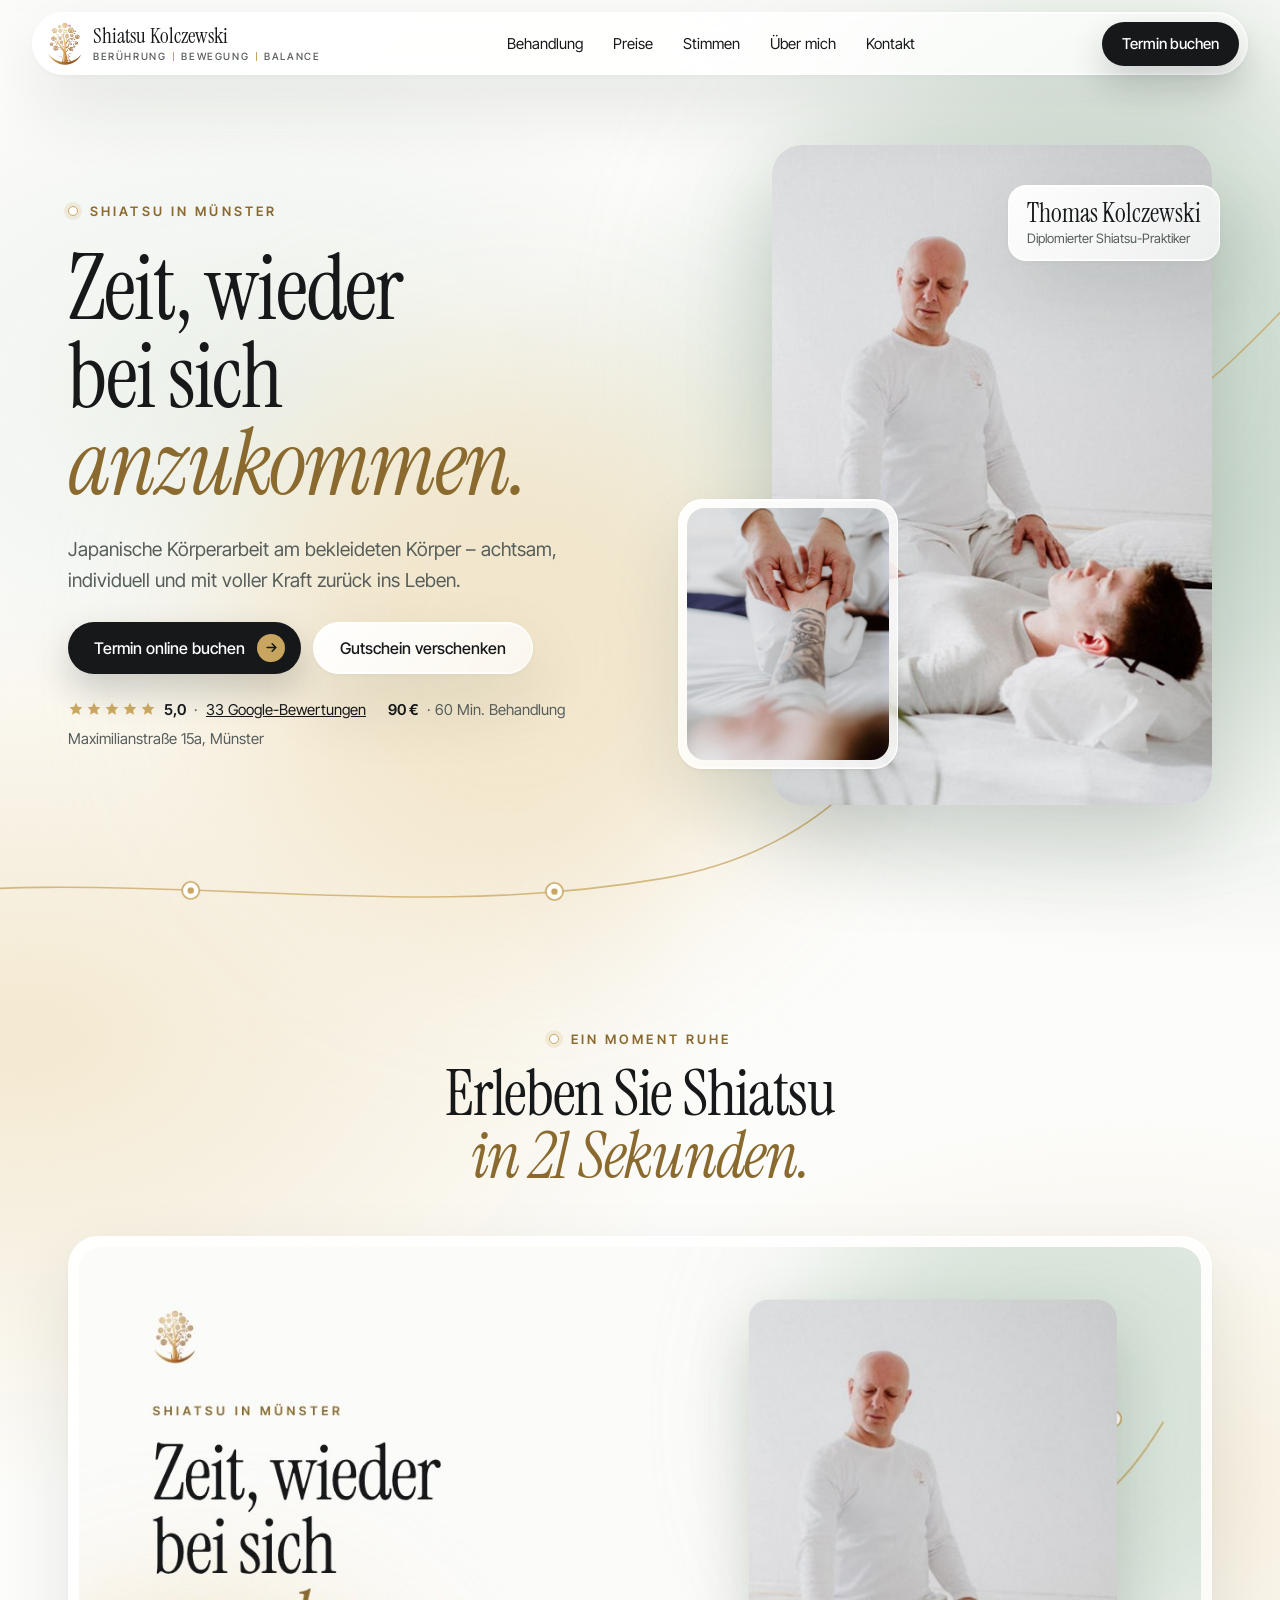
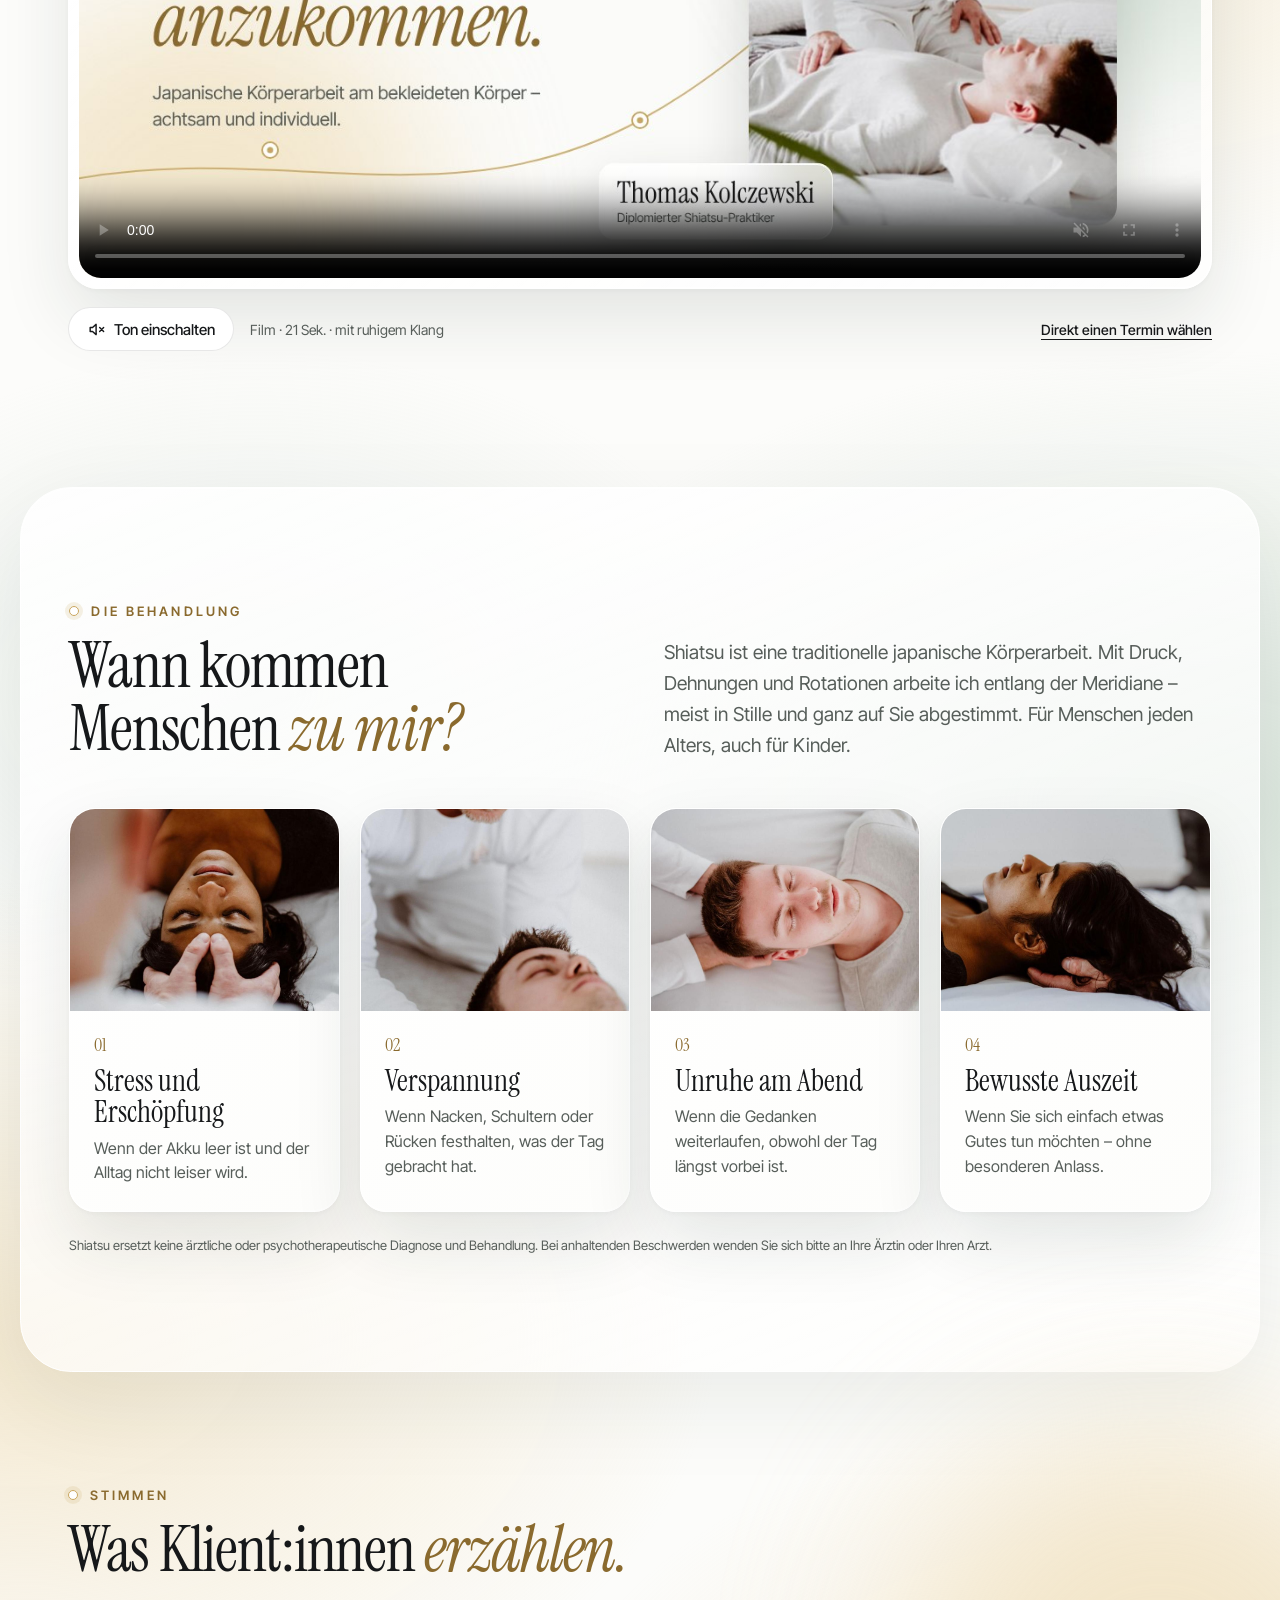
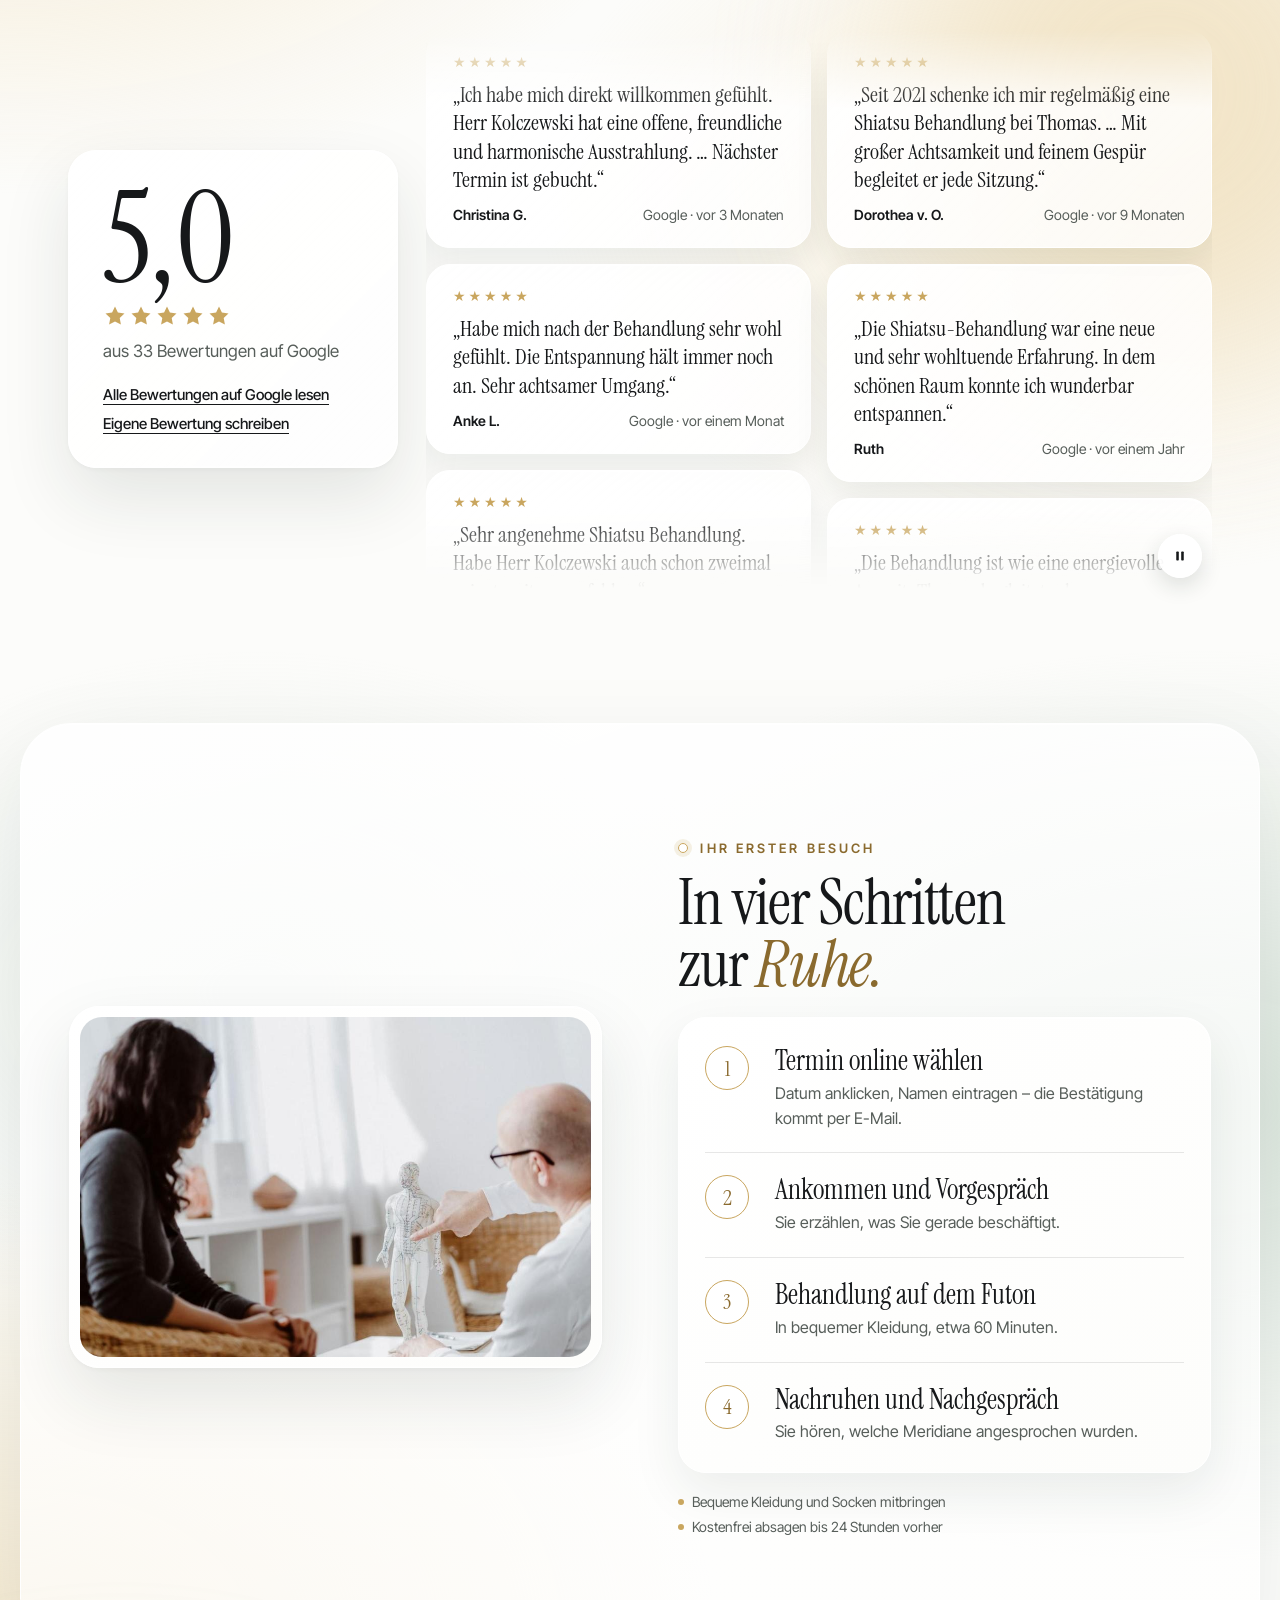
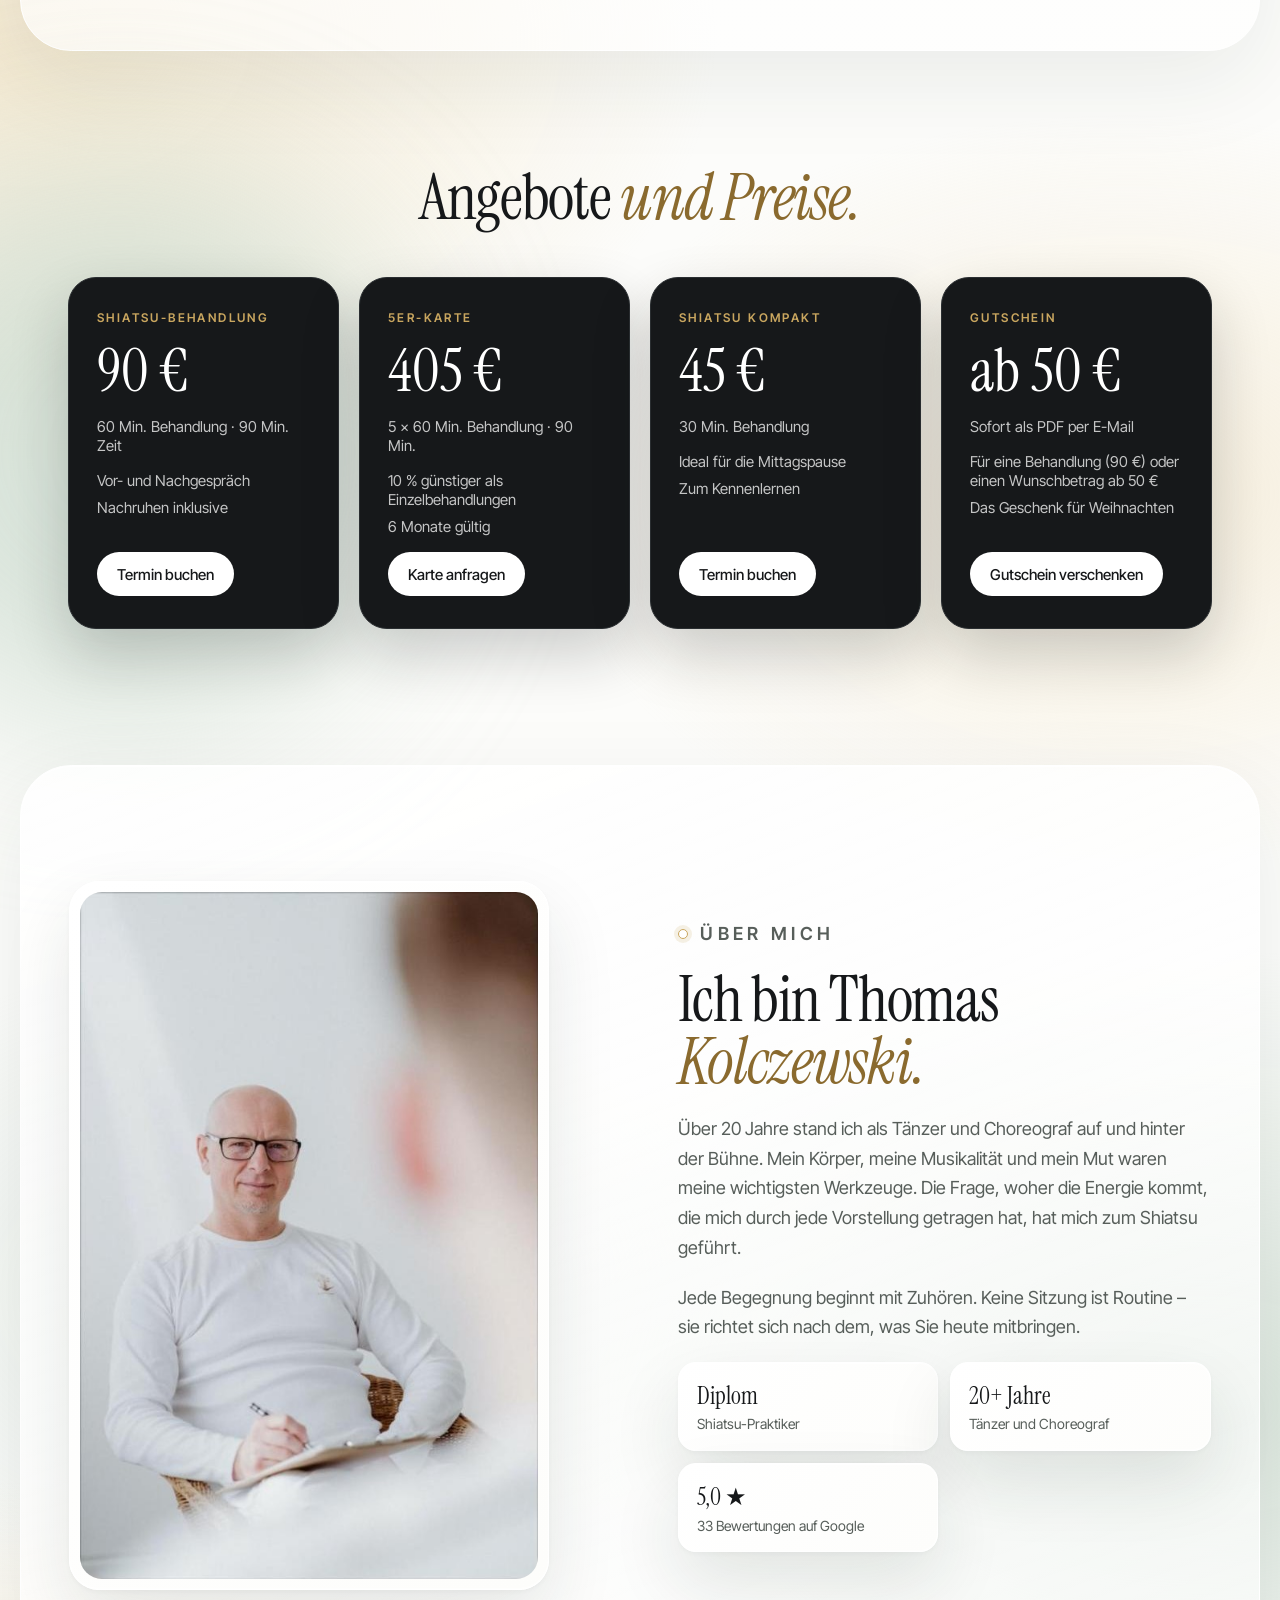
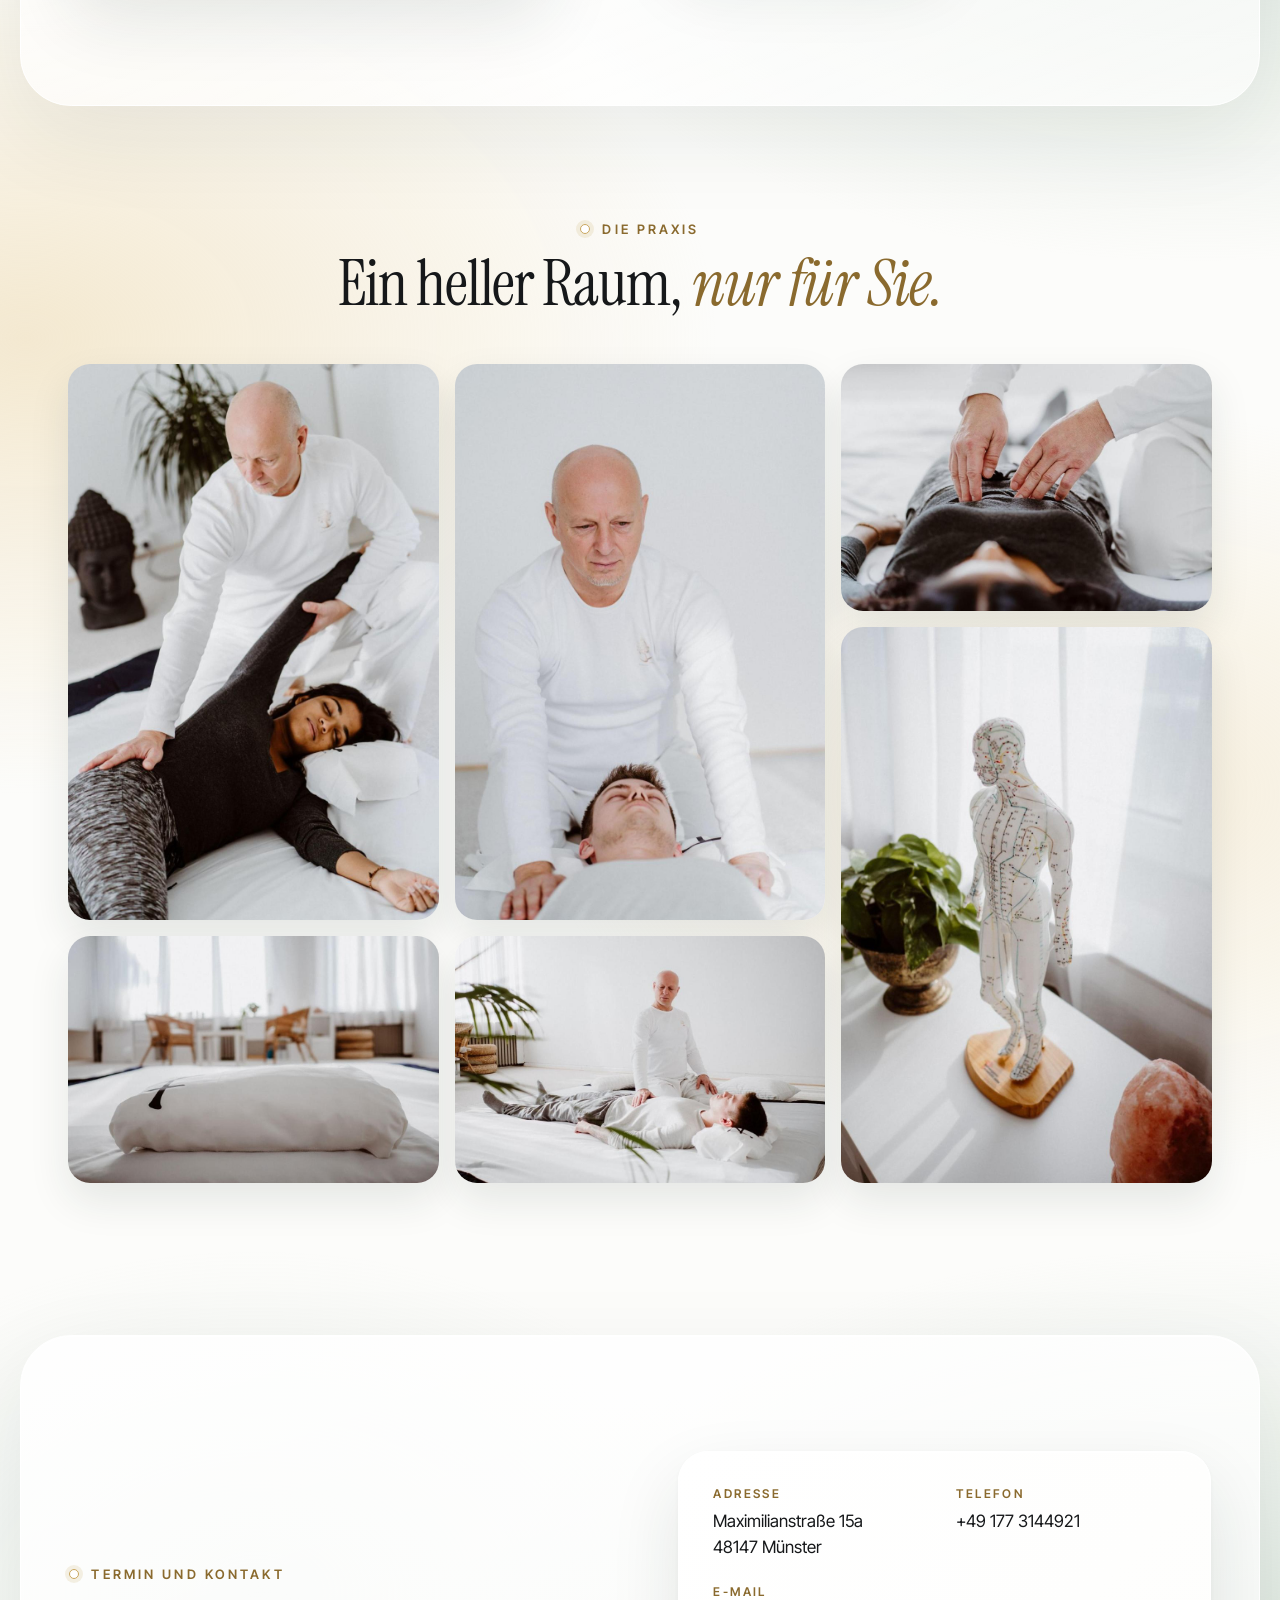
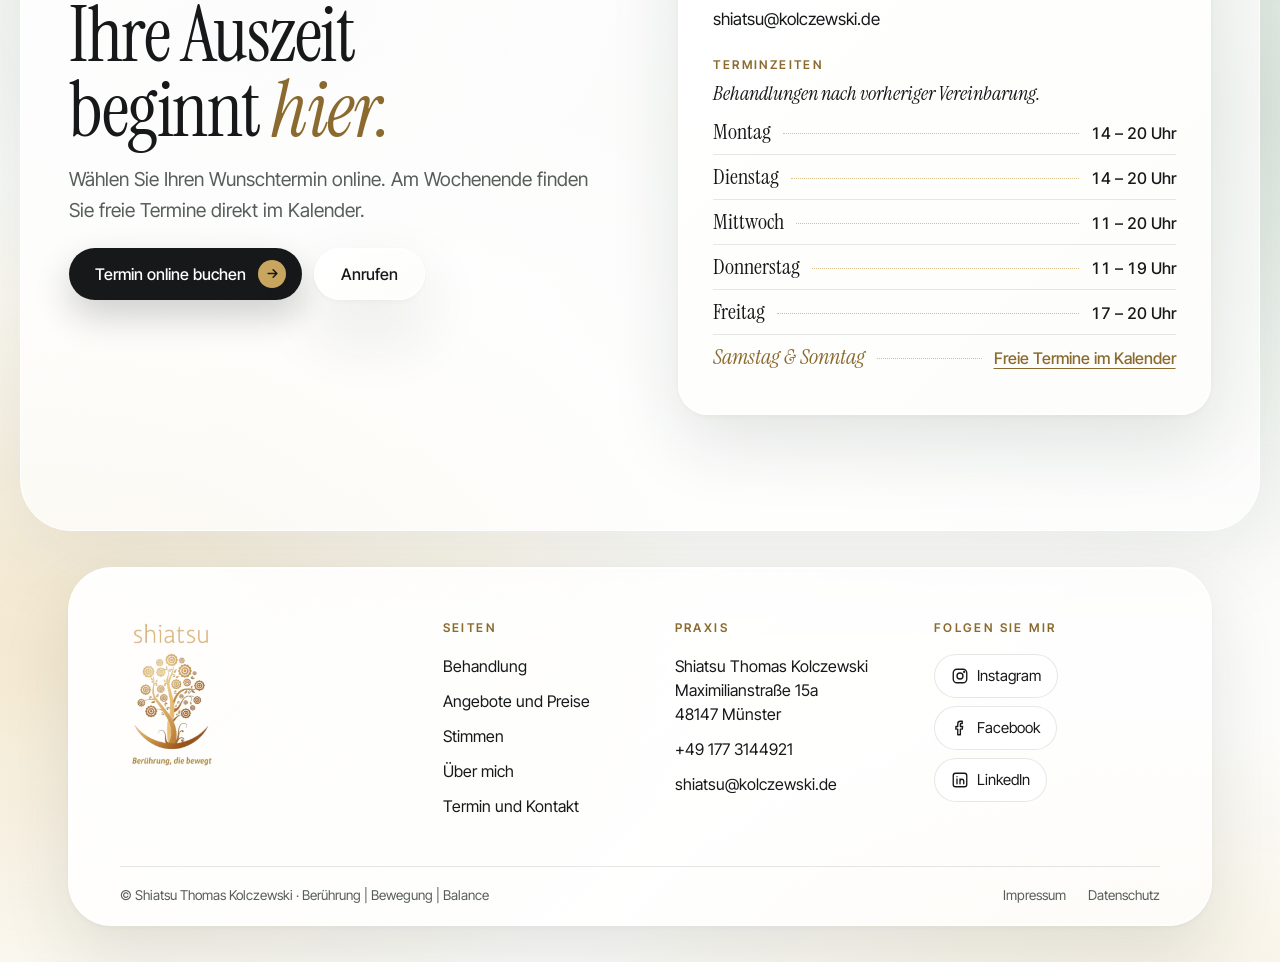
<file: website/index.html>
<!DOCTYPE html>
<html lang="de" data-root="./">
<head>
<meta charset="utf-8">
<meta name="viewport" content="width=device-width, initial-scale=1">
<title>Shiatsu in Münster – Thomas Kolczewski</title>
<meta name="description" content="Shiatsu in Münster bei Thomas Kolczewski: japanische Körperarbeit am bekleideten Körper, achtsam und individuell. Termine bequem online buchen.">
<link rel="canonical" href="https://www.shiatsu-kolczewski.de/">
<link rel="icon" type="image/png" sizes="32x32" href="favicon-32.png">
<link rel="apple-touch-icon" href="apple-touch-icon.png">
<meta property="og:type" content="website">
<meta property="og:locale" content="de_DE">
<meta property="og:site_name" content="Shiatsu Kolczewski">
<meta property="og:title" content="Shiatsu in Münster – Thomas Kolczewski">
<meta property="og:description" content="Shiatsu in Münster bei Thomas Kolczewski: japanische Körperarbeit am bekleideten Körper, achtsam und individuell. Termine bequem online buchen.">
<meta property="og:url" content="https://www.shiatsu-kolczewski.de/">
<meta property="og:image" content="https://www.shiatsu-kolczewski.de/img/foto-thomas-futon-hoch.jpg">
<style>
@font-face{font-family:'Instrument Serif';font-style:normal;font-weight:400;font-display:swap;src:url('fonts/instrument-serif-latin-400-normal.woff2') format('woff2')}
@font-face{font-family:'Instrument Serif';font-style:italic;font-weight:400;font-display:swap;src:url('fonts/instrument-serif-latin-400-italic.woff2') format('woff2')}
@font-face{font-family:'Inter Tight';font-style:normal;font-weight:400;font-display:swap;src:url('fonts/inter-tight-latin-400-normal.woff2') format('woff2')}
@font-face{font-family:'Inter Tight';font-style:normal;font-weight:500;font-display:swap;src:url('fonts/inter-tight-latin-500-normal.woff2') format('woff2')}
@font-face{font-family:'Inter Tight';font-style:normal;font-weight:600;font-display:swap;src:url('fonts/inter-tight-latin-600-normal.woff2') format('woff2')}

:root{--spring:cubic-bezier(.2,.8,.2,1)}
@supports (transition-timing-function: linear(0, 1)){:root{--spring:linear(0, 0.0547, 0.1726, 0.309, 0.4408, 0.5577, 0.656, 0.7361, 0.7997, 0.8493, 0.8874, 0.9164, 0.9383, 0.9547, 0.9668, 0.9758, 0.9824, 0.9872, 0.9908, 0.9934, 0.9952, 0.9966, 0.9975, 0.9982, 1)}}
body{margin:0;background:#FBFBF9}
a{color:#16181A}a:hover{color:#8A6A2E}
.site{--ink:#16181A;--muted:#575E5A;--line:rgba(22,24,26,.10);--bg:#FBFBF9;--tone:#F3F5F1;--gold-l:#C9A65F;
  font-family:'Inter Tight',system-ui,-apple-system,'Segoe UI',sans-serif;color:var(--ink);background:var(--bg);overflow-x:clip;position:relative;-webkit-font-smoothing:antialiased}
.site *{box-sizing:border-box}
.site img{display:block;max-width:100%}
.container{width:100%;max-width:1240px;margin:0 auto;padding-inline:clamp(20px,4vw,48px);position:relative;z-index:2}
.display{font-family:'Instrument Serif',Georgia,'Times New Roman',serif;font-weight:400;letter-spacing:-.02em;line-height:.98;margin:0;text-wrap:balance}
.display em{font-style:italic;color:var(--accent)}
.eyebrow{display:flex;align-items:center;gap:12px;font-size:0.8125rem;font-weight:600;letter-spacing:.24em;text-transform:uppercase;color:var(--accent);margin:0}
.eyebrow::before{content:'';flex:none;width:8px;height:8px;border-radius:50%;border:1.5px solid var(--gold-l);background:#fff;box-shadow:0 0 0 4px rgba(201,166,95,.16)}
.lead{font-size:clamp(1.125rem,1.5vw,1.25rem);line-height:1.6;color:var(--muted);margin:0;text-wrap:pretty}
.glass{background:linear-gradient(135deg,rgba(255,255,255,.95),rgba(255,255,255,.66));-webkit-backdrop-filter:blur(28px) saturate(175%);backdrop-filter:blur(28px) saturate(175%);
  border:1px solid #fff;box-shadow:0 30px 70px rgba(30,45,35,.11),0 2px 6px rgba(30,45,35,.04),inset 0 1px 0 #fff,inset 0 -1px 0 rgba(255,255,255,.55)}
.aura{position:absolute;border-radius:50%;filter:blur(90px);pointer-events:none;z-index:0}
.aura.sage{background:#C9D9CC;opacity:.7}
.aura.gold{background:#F1E2C2;opacity:.8}

.btn{display:inline-flex;align-items:center;gap:12px;min-height:52px;padding:0 26px;border-radius:999px;font-size:1rem;font-weight:500;text-decoration:none;transition:transform .5s var(--spring),box-shadow .5s var(--spring),background-color .2s ease,color .2s ease}
@media (hover:hover) and (pointer:fine){.btn:hover{transform:translateY(-2px)}}
.btn-dark{background:var(--ink);color:#fff;box-shadow:0 16px 36px rgba(22,24,26,.20)}
.btn-dark:hover{color:#fff}
.btn-glass{color:var(--ink)}
.btn-light{background:#fff;color:var(--ink)}
.btn-light:hover{color:var(--ink)}
.btn-sm{min-height:44px;padding:0 20px;font-size:0.9375rem}
.btn-dot{width:28px;height:28px;border-radius:50%;background:var(--gold-l);display:inline-flex;align-items:center;justify-content:center;margin-right:-10px}

/* nav */
.nav-wrap{position:sticky;top:12px;z-index:40;padding-inline:clamp(12px,3vw,32px)}
.nav{max-width:1240px;margin:12px auto 0;border-radius:999px;display:flex;align-items:center;justify-content:space-between;gap:20px;padding:8px 8px 8px 14px}
.brand{display:flex;align-items:center;gap:10px;text-decoration:none;color:var(--ink)}
.brand-logo{width:36px;height:auto}
.brand-name{display:flex;flex-direction:column;line-height:1.05;font-family:'Instrument Serif',serif;font-size:1.3125rem}
.tagline{display:flex;align-items:center;gap:7px;margin-top:4px;font-family:'Inter Tight',sans-serif;font-size:0.625rem;font-weight:500;letter-spacing:.16em;text-transform:uppercase;color:var(--muted);white-space:nowrap}
.tagline i{display:block;width:1px;height:9px;background:var(--gold-l)}
.links{display:flex;gap:2px}
.links a{font-size:0.9375rem;text-decoration:none;padding:12px 14px;border-radius:999px;color:var(--ink)}
.links a:hover{background:#fff;color:var(--accent)}

/* hero */
.hero{position:relative;margin-top:-80px;padding:150px 0 110px}
.hero-grid{display:grid;grid-template-columns:repeat(auto-fit,minmax(min(440px,100%),1fr));gap:clamp(40px,6vw,80px);align-items:center}
.hero-copy{display:flex;flex-direction:column;gap:26px}
.hero-title{font-size:clamp(3.5rem,7vw,7rem)}
.w{display:inline-block;opacity:0;transform:translateY(22px);filter:blur(6px);animation:rise .7s cubic-bezier(.2,.8,.2,1) forwards}
.w1{animation-delay:.04s}.w2{animation-delay:.1s}.w3{animation-delay:.16s}.w4{animation-delay:.22s}
@keyframes rise{to{opacity:1;transform:none;filter:blur(0)}}
.fade{opacity:0;animation:fadeUp .6s .28s cubic-bezier(.2,.8,.2,1) forwards}
.fade.d2{animation-delay:.36s}.fade.d3{animation-delay:.44s}
@keyframes fadeUp{from{opacity:0;transform:translateY(14px)}to{opacity:1;transform:none}}
.cta-row{display:flex;flex-wrap:wrap;gap:12px}
.trust{list-style:none;margin:0;padding:0;display:flex;flex-wrap:wrap;gap:10px 22px;font-size:0.9375rem;color:var(--muted)}
.trust li{display:flex;align-items:center;gap:8px}
.trust b{color:var(--ink)}
.stars{display:inline-flex;gap:2px}
.stars svg{width:16px;height:16px}

.hero-media{position:relative;min-height:560px;perspective:1400px}
.hm-main{position:relative;margin:0 0 0 auto;width:min(440px,88%);aspect-ratio:2/3;border-radius:30px;overflow:hidden;box-shadow:0 40px 90px rgba(30,45,35,.18);opacity:0;animation:fadeUp .9s .08s cubic-bezier(.2,.8,.2,1) forwards}
.hm-main img{width:100%;height:100%;object-fit:cover;animation:breathe 18s ease-in-out infinite alternate}
@keyframes breathe{from{transform:scale(1)}to{transform:scale(1.06)}}
.hm-small{position:absolute;left:0;bottom:36px;width:min(220px,44%);padding:8px;border-radius:24px;transform:rotateY(12deg) rotateX(4deg);opacity:0;animation:fadeUp .9s .4s cubic-bezier(.2,.8,.2,1) forwards;margin:0}
.hm-small img{width:100%;aspect-ratio:4/5;object-fit:cover;object-position:50% 25%;border-radius:18px}
.hm-card{position:absolute;right:-8px;top:40px;padding:14px 18px;border-radius:18px;display:flex;flex-direction:column;gap:2px;opacity:0;animation:fadeUp .8s .5s cubic-bezier(.2,.8,.2,1) forwards}
.hm-card b{font-family:'Instrument Serif',serif;font-weight:400;font-size:1.625rem;line-height:1.05}
.hm-card span{font-size:0.8125rem;color:var(--muted)}

/* meridian motif */
.meridian{position:absolute;inset:0;width:100%;height:100%;z-index:1;pointer-events:none}
.meridian .m-line{fill:none;stroke:#C9A65F;stroke-width:1.5;stroke-linecap:round;stroke-dasharray:2600;stroke-dashoffset:2600;opacity:.75;animation:draw 3.4s .4s cubic-bezier(.4,0,.2,1) forwards}
@keyframes draw{to{stroke-dashoffset:0}}
.meridian .tp{opacity:0;animation:fadeIn .6s forwards}
.meridian .tp1{animation-delay:1s}.meridian .tp2{animation-delay:1.6s}.meridian .tp3{animation-delay:2.2s}.meridian .tp4{animation-delay:2.8s}
@keyframes fadeIn{to{opacity:1}}

/* sections */
.section{position:relative;padding:clamp(80px,9vw,128px) 0}
.section.toned{margin-inline:clamp(8px,1.6vw,24px);border-radius:clamp(28px,4vw,56px);background:linear-gradient(160deg,rgba(255,255,255,.88),rgba(255,255,255,.60));border:1px solid #fff;box-shadow:0 30px 90px rgba(30,45,35,.08),inset 0 1px 0 #fff}
.head{display:flex;flex-direction:column;gap:16px;max-width:720px;margin-bottom:48px}
.head.center{margin-inline:auto;text-align:center;align-items:center}
.h2{font-size:clamp(2.625rem,5vw,4.75rem)}

.film-frame{border-radius:30px;padding:10px;margin:0}
.film-frame video{display:block;width:100%;aspect-ratio:16/9;border-radius:22px;background:#F3F5F1;object-fit:cover}
.film-caption{display:flex;flex-wrap:wrap;justify-content:space-between;gap:12px;margin-top:18px;font-size:0.875rem;color:var(--muted)}
.textlink{font-weight:500;text-decoration:underline;text-underline-offset:4px}

.intro-row{display:grid;grid-template-columns:repeat(auto-fit,minmax(min(420px,100%),1fr));gap:32px 48px;align-items:end;margin-bottom:48px}
.tiles{display:grid;grid-template-columns:repeat(auto-fit,minmax(min(250px,100%),1fr));gap:20px}
.tile{border-radius:26px;overflow:hidden;display:flex;flex-direction:column;transition:transform .6s var(--spring),box-shadow .6s var(--spring)}
@media (hover:hover) and (pointer:fine){.tile:hover{transform:translateY(-6px);box-shadow:0 34px 70px rgba(30,45,35,.14)}}
.tile img{width:100%;aspect-ratio:4/3;object-fit:cover}
.tile-body{padding:22px 24px 26px;display:flex;flex-direction:column;gap:8px}
.tile-no{font-family:'Instrument Serif',serif;font-size:1.125rem;color:var(--accent)}
.tile h3{font-family:'Instrument Serif',serif;font-weight:400;font-size:1.875rem;line-height:1.05;margin:0}
.tile p{margin:0;font-size:1rem;line-height:1.55;color:var(--muted)}
.note{font-size:0.8125rem;line-height:1.5;color:var(--muted);margin:24px 0 0}

.split{display:grid;grid-template-columns:repeat(auto-fit,minmax(min(440px,100%),1fr));gap:clamp(40px,6vw,88px);align-items:center}
.photo-frame{border-radius:30px;padding:10px;margin:0}
.photo-frame img{width:100%;border-radius:22px;object-fit:cover}
.steps{list-style:none;margin:0;padding:0;display:flex;flex-direction:column}
.step{display:grid;grid-template-columns:52px minmax(0,1fr);gap:18px;padding:22px 0;border-bottom:1px solid var(--line)}
.step:last-child{border-bottom:none}
.step-num{width:44px;height:44px;border-radius:50%;display:flex;align-items:center;justify-content:center;font-family:'Instrument Serif',serif;font-size:1.375rem;background:#fff;border:1.5px solid var(--gold-l);color:var(--accent)}
.step h3{font-family:'Instrument Serif',serif;font-weight:400;font-size:1.75rem;line-height:1.1;margin:0 0 4px}
.step p{margin:0;font-size:1rem;line-height:1.55;color:var(--muted)}
.facts{display:flex;flex-wrap:wrap;gap:8px 22px;margin-top:20px;font-size:0.875rem;color:var(--muted)}
.facts span{display:flex;align-items:center;gap:8px}
.facts span::before{content:'';width:6px;height:6px;border-radius:50%;background:var(--gold-l)}

.prices{display:grid;grid-template-columns:repeat(auto-fit,minmax(min(260px,100%),1fr));gap:20px;align-items:stretch}
.price{border-radius:28px;padding:32px 28px;display:flex;flex-direction:column;gap:16px;transition:transform .6s var(--spring)}
@media (hover:hover) and (pointer:fine){.price:hover{transform:translateY(-6px)}}
.price.feature{background:#16181A;color:#fff;border:1px solid #2A2E31;box-shadow:0 26px 60px rgba(22,24,26,.20)}
.price.feature .p-meta,.price.feature .p-list{color:rgba(255,255,255,.75)}
.price.feature .p-name{color:var(--gold-l)}
.p-name{font-size:0.75rem;font-weight:600;letter-spacing:.2em;text-transform:uppercase;color:var(--accent)}
.p-amount{font-family:'Instrument Serif',serif;font-size:3.75rem;line-height:1}
.p-meta{font-size:0.9375rem;color:var(--muted)}
.p-list{list-style:none;margin:0;padding:0;display:flex;flex-direction:column;gap:8px;font-size:0.9375rem;color:var(--muted);flex-grow:1}
.ph{background:rgba(201,166,95,.2);border-radius:6px;padding:0 6px}
.price .btn{align-self:flex-start}

.about-copy{display:flex;flex-direction:column;gap:20px}
.about-copy p{margin:0;font-size:1.125rem;line-height:1.65;color:var(--muted)}
.about-facts{display:grid;grid-template-columns:repeat(auto-fit,minmax(min(180px,100%),1fr));gap:12px}
.about-facts div{border-radius:18px;padding:16px 18px;font-size:0.875rem;line-height:1.4;color:var(--muted)}
.about-facts b{display:block;font-family:'Instrument Serif',serif;font-weight:400;font-size:1.5rem;color:var(--ink);margin-bottom:2px}

.gallery{columns:3 260px;column-gap:16px}
.gallery figure{margin:0 0 16px;break-inside:avoid;border-radius:22px;overflow:hidden;box-shadow:0 18px 40px rgba(30,45,35,.10)}
.gallery img{width:100%;transition:transform .8s cubic-bezier(.2,.7,.2,1)}
@media (hover:hover) and (pointer:fine){.gallery figure:hover img{transform:scale(1.04)}}

.contact-card{border-radius:30px;padding:34px;display:grid;grid-template-columns:repeat(auto-fit,minmax(min(200px,100%),1fr));gap:24px}
.c-label{font-size:0.75rem;font-weight:600;letter-spacing:.2em;text-transform:uppercase;color:var(--accent);margin-bottom:8px}
.c-value{font-size:1.0625rem;line-height:1.5}
.c-value a{text-decoration:none}
.footer{position:relative;z-index:2;padding:clamp(20px,3vw,36px) 0 clamp(20px,3vw,36px);font-size:0.9375rem;color:var(--muted)}
.f-panel{border-radius:clamp(28px,3.4vw,44px);padding:clamp(28px,4vw,56px) clamp(24px,4vw,56px) 0}
.f-top{display:grid;grid-template-columns:1.5fr 1fr 1.15fr 1.25fr;gap:clamp(28px,4vw,56px);padding-bottom:clamp(28px,4vw,48px)}
.f-brand{display:flex;flex-direction:column;align-items:flex-start;gap:18px}
.footer-logo{width:104px;height:auto}
.f-col{display:flex;flex-direction:column;align-items:flex-start;gap:11px;line-height:1.5}
.f-col .c-label{margin-bottom:6px}
.f-col a,.f-col span{color:var(--ink);text-decoration:none;font-size:1rem}
.f-col a:hover{color:var(--accent)}
.f-social .social{flex-direction:column;align-items:flex-start;gap:8px}
.f-social .social a{font-size:0.9375rem;background:rgba(255,255,255,.85)}
.f-bottom{display:flex;flex-wrap:wrap;align-items:center;justify-content:space-between;gap:10px 24px;padding:20px 0 22px;border-top:1px solid var(--line);font-size:0.8438rem;color:var(--muted)}
.f-bottom nav{display:flex;gap:22px}
.f-bottom a{color:var(--muted);text-decoration:none}
.f-bottom a:hover{color:var(--accent);text-decoration:underline;text-underline-offset:4px}
@media (max-width: 960px){ .f-top{grid-template-columns:1fr 1fr} .f-brand{grid-column:1 / -1} }
@media (max-width: 520px){ .f-top{grid-template-columns:1fr} .f-social .social{flex-direction:row;flex-wrap:wrap} }

@supports (animation-timeline: view()){
  .reveal{animation:reveal linear both;animation-timeline:view();animation-range:entry 0% cover 25%}
  @keyframes reveal{from{opacity:0;transform:translateY(36px)}to{opacity:1;transform:none}}
}
.still *,.still *::before,.still *::after{animation:none !important;transition:none !important}
.still .w,.still .fade,.still .hm-main,.still .hm-small,.still .hm-card,.still .meridian .tp{opacity:1;transform:none;filter:none}
.still .meridian .m-line{stroke-dashoffset:0}
@media (prefers-reduced-motion: reduce){
  .site *,.site *::before,.site *::after{animation:none !important;transition:none !important}
  .site .w,.site .fade,.site .hm-main,.site .hm-small,.site .hm-card,.site .meridian .tp{opacity:1;filter:none}
  .site .meridian .m-line{stroke-dashoffset:0}
}
@media (max-width: 960px){
  .links{display:none}
  .m-menu{display:block}
  .hero{padding-top:130px}
  .hero-media{min-height:0}
  .hm-main{margin:0 auto}
  .hm-small{display:none}
  .hm-card{right:12px;top:16px}
}
@media (max-width: 520px){
  .nav-cta{display:none}
  .brand-name{font-size:1.1875rem}
  .tagline{font-size:0.5312rem;letter-spacing:.1em;gap:5px}
  .brand-logo{width:30px}
}

/* phone menu */
.nav-right{display:flex;align-items:center;gap:8px}
.m-menu{display:none;position:relative}
.m-menu summary{list-style:none;width:44px;height:44px;border-radius:50%;display:flex;align-items:center;justify-content:center;cursor:pointer;background:#fff;border:1px solid var(--line)}
.m-menu summary::-webkit-details-marker{display:none}
.m-menu .ic-close{display:none}
.m-menu[open] .ic-open{display:none}
.m-menu[open] .ic-close{display:block}
.m-panel{position:absolute;right:0;top:56px;width:min(300px,86vw);border-radius:24px;padding:12px;display:flex;flex-direction:column;gap:2px;z-index:60}
.m-panel a{font-size:1.0625rem;text-decoration:none;padding:13px 16px;border-radius:14px;color:var(--ink)}
.m-panel a:hover{background:#fff}
.m-panel .btn{justify-content:center;margin-top:8px;color:#fff}

/* social */
.social{display:flex;flex-wrap:wrap;gap:10px}
.social a{display:inline-flex;align-items:center;gap:8px;min-height:44px;padding:0 16px;border-radius:999px;border:1px solid var(--line);background:#fff;font-size:0.9375rem;text-decoration:none;color:var(--ink)}
.social a:hover{border-color:var(--gold-l);color:var(--accent)}
.social svg{width:18px;height:18px}

/* reviews */
.reviews-wrap{display:grid;grid-template-columns:minmax(260px,330px) minmax(0,1fr);gap:28px;align-items:center}
.score{border-radius:28px;padding:34px;display:flex;flex-direction:column;gap:10px}
.score-num{font-family:'Instrument Serif',serif;font-size:clamp(6rem,10vw,8.75rem);line-height:.85}
.score .stars svg{width:24px;height:24px}
.score-links{display:flex;flex-direction:column;gap:10px;margin-top:10px;font-size:0.9375rem}
/* testimonials: columns of cards that drift slowly up and down; built by the script from the .review blocks */
.t-wrap{position:relative;min-width:0}
.t-wall{display:grid;gap:16px;max-height:560px;overflow-y:auto;border-radius:24px}
.t-wall.is-live{display:flex;gap:16px;height:clamp(440px,62vh,580px);max-height:none;overflow:hidden;border-radius:0;
  -webkit-mask-image:linear-gradient(to bottom,transparent 0,#000 14%,#000 86%,transparent 100%);mask-image:linear-gradient(to bottom,transparent 0,#000 14%,#000 86%,transparent 100%)}
.t-wall.is-live > .review{display:none}
.t-col{flex:1;min-width:0}
.t-track{display:flex;flex-direction:column;animation:t-drift 60s linear infinite;will-change:transform}
.t-track.down{animation-direction:reverse}
.t-wall.is-live:hover .t-track,.t-wall.is-live:focus-within .t-track,.t-wall.paused .t-track{animation-play-state:paused}
@keyframes t-drift{to{transform:translateY(-50%)}}
.review{margin:0;border-radius:24px;padding:24px 26px;display:flex;flex-direction:column;gap:12px;background:linear-gradient(135deg,rgba(255,255,255,.97),rgba(255,255,255,.78));border:1px solid #fff;box-shadow:0 14px 34px rgba(30,45,35,.08),inset 0 1px 0 #fff}
.t-track .review{margin-bottom:16px}
.review::before{content:'★★★★★';font-size:0.875rem;letter-spacing:3px;color:var(--gold-l);line-height:1}
.review blockquote{margin:0;font-family:'Instrument Serif',serif;font-size:clamp(1.25rem,1.7vw,1.4375rem);line-height:1.3;color:var(--ink)}
.review figcaption{display:flex;flex-wrap:wrap;align-items:baseline;justify-content:space-between;gap:4px 12px;font-size:0.875rem;color:var(--muted)}
.review figcaption b{color:var(--ink);font-weight:600}
.t-pause{position:absolute;right:10px;bottom:10px;z-index:3;width:44px;height:44px;border-radius:50%;border:1px solid #fff;background:rgba(255,255,255,.9);color:var(--ink);display:none;place-items:center;cursor:pointer;box-shadow:0 8px 22px rgba(30,45,35,.14)}
.t-wall.is-live + .t-pause{display:grid}
.t-pause svg{width:18px;height:18px}
.t-pause .i-play{display:none}
.t-pause[aria-pressed="true"] .i-play{display:block}
.t-pause[aria-pressed="true"] .i-pause{display:none}
.t-pause:hover{border-color:var(--gold-l)}
/* no motion wanted: show the cards as a plain scrollable list */
.still .t-wall.is-live{overflow-y:auto;-webkit-mask-image:none;mask-image:none}
.still .t-track [aria-hidden="true"],.still .t-pause{display:none !important}
@media (prefers-reduced-motion: reduce){
  .t-wall.is-live{overflow-y:auto;-webkit-mask-image:none;mask-image:none}
  .t-track [aria-hidden="true"],.t-pause{display:none !important}
}
@media (max-width: 960px){
  .reviews-wrap{grid-template-columns:1fr}
}
@media (max-width: 960px){ .m-menu{display:block} }

/* opening hours */
.hours{margin:4px 0 0;display:flex;flex-direction:column}
.hours div{display:flex;align-items:baseline;gap:12px;padding:10px 0;border-bottom:1px solid var(--line)}
.hours div:last-child{border-bottom:none}
.hours dt{font-family:'Instrument Serif',Georgia,serif;font-size:1.375rem;line-height:1.1;flex:none}
.hours .leader{flex:1;min-width:16px;border-bottom:1.5px dotted rgba(201,166,95,.7);transform:translateY(-5px)}
.hours dd{margin:0;font-size:1rem;font-weight:500;font-variant-numeric:tabular-nums;white-space:nowrap}
.hours .weekend dt{font-style:italic;color:var(--accent)}
.hours .weekend dd a{color:var(--accent);text-decoration:underline;text-underline-offset:4px}

@media (max-width: 520px){ .hours .weekend{flex-wrap:wrap} .hours .weekend .leader{display:none} .hours .weekend dd{white-space:normal;width:100%} .hours dt{font-size:1.25rem} }

/* phone menu: the nav already blurs, so a nested blur cannot reach the page; keep the panel near-opaque so it stays readable */
.m-panel.glass{background:#FBFBF9}

/* film: sound is off until the visitor switches it on */
.film-sound{display:flex;flex-wrap:wrap;align-items:center;gap:10px 16px}
.sound-btn{display:inline-flex;align-items:center;gap:8px;min-height:44px;padding:0 18px;border-radius:999px;border:1px solid var(--line);background:#fff;color:var(--ink);font:500 0.9375rem/1 'Inter Tight',sans-serif;cursor:pointer;transition:border-color .2s,background .2s,color .2s}
.sound-btn:hover{border-color:var(--gold-l)}
.sound-btn svg{width:19px;height:19px}
.sound-btn .i-on{display:none}
.sound-btn[aria-pressed="true"]{background:var(--ink);color:#fff;border-color:var(--ink)}
.sound-btn[aria-pressed="true"] .i-on{display:block}
.sound-btn[aria-pressed="true"] .i-off{display:none}
.film-caption{align-items:center}

/* soft sage and gold light behind the whole page; white glass sheets and cards sit on top of it */
.site{background:#FCFCFA}
.site::before{content:'';position:absolute;inset:0;z-index:0;pointer-events:none;
  background-image:radial-gradient(ellipse 60% 24% at 94% 26%,rgba(201,217,204,.66),transparent 100%),radial-gradient(ellipse 54% 24% at 2% 54%,rgba(241,226,194,.74),transparent 100%),radial-gradient(ellipse 46% 20% at 88% 78%,rgba(241,226,194,.52),transparent 100%),radial-gradient(ellipse 40% 18% at 20% 20%,rgba(201,217,204,.34),transparent 100%);
  background-size:100% 1900px;background-repeat:repeat-y}
.steps{border-radius:28px;padding:6px 26px;background:linear-gradient(135deg,rgba(255,255,255,.95),rgba(255,255,255,.7));border:1px solid #fff;box-shadow:0 20px 50px rgba(30,45,35,.08),inset 0 1px 0 #fff}
.section + .section.toned,.section.toned + .section.toned{margin-top:clamp(8px,1.6vw,24px)}

.hours-note{margin:0 0 4px;font-family:'Instrument Serif',Georgia,serif;font-style:italic;font-size:1.25rem;line-height:1.3;color:var(--ink)}

/* ---------- Apple design pass (15 Nov 2026) ---------- */
/* materials: blur only where content moves underneath (sticky nav, cards floating over the hero photo) */
.glass{-webkit-backdrop-filter:none;backdrop-filter:none}
.nav.glass,.hm-card.glass,.hm-small.glass{-webkit-backdrop-filter:blur(28px) saturate(175%);backdrop-filter:blur(28px) saturate(175%)}
/* never a light translucent surface on another: cards inside the white sheets are solid */
.section.toned .glass,.section.toned .steps{background:linear-gradient(135deg,#fff,#FDFDFB)}

/* response: instant feedback on press, no tap delay, spring on release */
.btn,.links a,.m-panel a,.social a,.sound-btn,.t-pause,.m-menu summary,.textlink,.f-col a,.f-bottom a,.score-links a,.skip-link{-webkit-tap-highlight-color:transparent;touch-action:manipulation}
.m-menu summary,.social a,.sound-btn,.t-pause{transition:transform .5s var(--spring),border-color .2s ease,background-color .2s ease,color .2s ease}
.links a,.m-panel a{transition:transform .5s var(--spring),background-color .2s ease,color .2s ease}
.btn:active,.sound-btn:active,.t-pause:active,.m-menu summary:active,.social a:active{transform:scale(.97);transition:transform .1s ease-out}
.links a:active,.m-panel a:active{background:#fff;transform:scale(.97);transition:transform .1s ease-out,background-color .1s ease-out}

/* phone menu grows out of its button and closes back into it; reversible mid-way (script) */
.m-panel{transform-origin:calc(100% - 22px) -34px;transition:opacity .3s var(--spring),transform .5s var(--spring),filter .3s ease}
.m-menu:not([open]) .m-panel{opacity:0;transform:scale(.9);filter:blur(8px)}
@starting-style{.m-menu[open] .m-panel{opacity:0;transform:scale(.9);filter:blur(8px)}}
.m-menu.is-opening .m-panel{opacity:0;transform:scale(.9);filter:blur(8px);transition:none}
.m-menu.is-closing .m-panel{opacity:0;transform:scale(.9);filter:blur(8px);pointer-events:none;transition:opacity .2s ease-in,transform .24s ease-in,filter .2s ease-in}

/* keyboard: visible focus and a skip link */
.site :is(a,button,summary,video):focus-visible{outline:2.5px solid var(--accent);outline-offset:3px}
.price.feature :is(a,button):focus-visible{outline-color:var(--gold-l)}
.skip-link{position:absolute;left:16px;top:-80px;z-index:100;padding:12px 20px;border-radius:999px;background:var(--ink);color:#fff;font-weight:500;text-decoration:none;transition:top .5s var(--spring)}
.skip-link:focus{top:16px;color:#fff}
#inhalt:focus{outline:none}

/* testimonials pause while off screen (script) */
.t-wall.offscreen .t-track{animation-play-state:paused}

/* phones: footer links get finger-sized targets */
@media (max-width: 520px){ .f-col{gap:2px} .f-col a,.f-col span{padding:9px 0} .f-bottom nav a{padding:12px 0} }

/* visitor settings: less transparency, more contrast */
@media (prefers-reduced-transparency: reduce){
  .glass,.section.toned,.steps,.review,.t-pause,.f-social .social a{background:#fff !important;-webkit-backdrop-filter:none !important;backdrop-filter:none !important}
}
@media (prefers-contrast: more){
  .site{--muted:#3B413D;--line:rgba(22,24,26,.38);--accent:#6E5223 !important}
  .glass,.section.toned,.steps,.review,.social a,.sound-btn,.m-menu summary,.t-pause{background:#fff !important;border-color:rgba(22,24,26,.5) !important;-webkit-backdrop-filter:none !important;backdrop-filter:none !important}
  .price.feature .p-meta,.price.feature .p-list{color:#fff}
}

html{scroll-padding-top:96px}
@media (prefers-reduced-motion: no-preference){html{scroll-behavior:smooth}}

</style>
</head>
<body>
<div class="site " style="--accent: #8A6A2E">
  <a class="skip-link" href="#inhalt">Zum Inhalt springen</a>

  <header class="nav-wrap">
    <nav class="nav glass" aria-label="Hauptnavigation">
      <a class="brand" href="#top">
        <img class="brand-logo" src="img/logo-tree.png" alt="Logo Shiatsu Kolczewski">
        <span class="brand-name">Shiatsu Kolczewski<span class="tagline"><span>Berührung</span><i></i><span>Bewegung</span><i></i><span>Balance</span></span></span>
      </a>
      <div class="links">
        <a href="#behandlung">Behandlung</a>
        <a href="#preise">Preise</a>
        <a href="#stimmen">Stimmen</a>
        <a href="#ueber">Über mich</a>
        <a href="#kontakt">Kontakt</a>
      </div>
      <div class="nav-right">
        <a class="btn btn-dark btn-sm nav-cta" href="https://cal.com/shiatsu-kolczewski" target="_blank" rel="noopener">Termin buchen</a>
        <details class="m-menu">
          <summary aria-label="Menü öffnen">
            <svg class="ic-open" width="20" height="20" viewBox="0 0 24 24" fill="none" stroke="#16181A" stroke-width="2" stroke-linecap="round" aria-hidden="true"><path d="M4 7h16M4 12h16M4 17h16"></path></svg>
            <svg class="ic-close" width="20" height="20" viewBox="0 0 24 24" fill="none" stroke="#16181A" stroke-width="2" stroke-linecap="round" aria-hidden="true"><path d="M6 6l12 12M18 6L6 18"></path></svg>
          </summary>
          <div class="m-panel glass">
            <a href="#behandlung">Behandlung</a>
            <a href="#preise">Preise</a>
            <a href="#ablauf">Ablauf</a>
            <a href="#stimmen">Stimmen</a>
            <a href="#ueber">Über mich</a>
            <a href="#praxis">Die Praxis</a>
            <a href="#kontakt">Kontakt</a>
            <a class="btn btn-dark" href="https://cal.com/shiatsu-kolczewski" target="_blank" rel="noopener">Termin online buchen</a>
          </div>
        </details>
      </div>
    </nav>
  </header>

  <main id="inhalt" tabindex="-1">
  <section class="hero" id="top">
    <div class="aura sage" style="width: 700px; height: 700px; right: -180px; top: 20px"></div>
    <div class="aura gold" style="width: 560px; height: 560px; left: 18%; top: 380px"></div>
    <svg class="meridian" viewBox="0 0 1440 860" preserveAspectRatio="xMidYMid slice" aria-hidden="true">
      <path class="m-line" d="M-40 850 C 240 806, 470 872, 740 826 S 1010 520, 1170 420 S 1340 236, 1480 168"></path>
      <g class="tp tp1"><circle cx="300" cy="837" r="8" fill="#FFFFFF" stroke="#C9A65F" stroke-width="1.5"></circle><circle cx="300" cy="837" r="3" fill="#C9A65F"></circle></g>
      <g class="tp tp2"><circle cx="640" cy="838" r="8" fill="#FFFFFF" stroke="#C9A65F" stroke-width="1.5"></circle><circle cx="640" cy="838" r="3" fill="#C9A65F"></circle></g>
      <g class="tp tp4"><circle cx="1350" cy="264" r="8" fill="#FFFFFF" stroke="#C9A65F" stroke-width="1.5"></circle><circle cx="1350" cy="264" r="3" fill="#C9A65F"></circle></g>
    </svg>
    <div class="container hero-grid">
      <div class="hero-copy">
        <p class="eyebrow fade" style="animation-delay: 0s">Shiatsu in Münster</p>
        <h1 class="display hero-title"><span class="w w1">Zeit,</span> <span class="w w2">wieder</span> <span class="w w3">bei sich</span> <span class="w w4"><em>anzukommen.</em></span></h1>
        <p class="lead fade" style="max-width: 520px">Japanische Körperarbeit am bekleideten Körper – achtsam, individuell und mit voller Kraft zurück ins Leben.</p>
        <div class="cta-row fade d2">
          <a class="btn btn-dark" href="https://cal.com/shiatsu-kolczewski" target="_blank" rel="noopener">Termin online buchen <span class="btn-dot"><svg width="15" height="15" viewBox="0 0 24 24" fill="none" stroke="#16181A" stroke-width="2.4" stroke-linecap="round" stroke-linejoin="round" aria-hidden="true"><path d="M5 12h14M13 6l6 6-6 6"></path></svg></span></a>
          <a class="btn btn-glass glass" href="#gutschein">Gutschein verschenken</a>
        </div>
        <ul class="trust fade d3">
          <li><span class="stars" role="img" aria-label="5 von 5 Sternen"><svg viewBox="0 0 24 24" aria-hidden="true"><path d="M12 2.5l2.9 6 6.6.9-4.8 4.6 1.2 6.5L12 17.4l-5.9 3.1 1.2-6.5L2.5 9.4l6.6-.9z" fill="#C9A65F"></path></svg><svg viewBox="0 0 24 24" aria-hidden="true"><path d="M12 2.5l2.9 6 6.6.9-4.8 4.6 1.2 6.5L12 17.4l-5.9 3.1 1.2-6.5L2.5 9.4l6.6-.9z" fill="#C9A65F"></path></svg><svg viewBox="0 0 24 24" aria-hidden="true"><path d="M12 2.5l2.9 6 6.6.9-4.8 4.6 1.2 6.5L12 17.4l-5.9 3.1 1.2-6.5L2.5 9.4l6.6-.9z" fill="#C9A65F"></path></svg><svg viewBox="0 0 24 24" aria-hidden="true"><path d="M12 2.5l2.9 6 6.6.9-4.8 4.6 1.2 6.5L12 17.4l-5.9 3.1 1.2-6.5L2.5 9.4l6.6-.9z" fill="#C9A65F"></path></svg><svg viewBox="0 0 24 24" aria-hidden="true"><path d="M12 2.5l2.9 6 6.6.9-4.8 4.6 1.2 6.5L12 17.4l-5.9 3.1 1.2-6.5L2.5 9.4l6.6-.9z" fill="#C9A65F"></path></svg></span><b>5,0</b> · <a href="#stimmen">33 Google-Bewertungen</a></li>
          <li><b>90 €</b> · 60 Min. Behandlung</li>
          <li>Maximilianstraße 15a, Münster</li>
        </ul>
      </div>
      <div class="hero-media">
        <figure class="hm-main" style="margin-top: 0; margin-bottom: 0"><img src="img/foto-thomas-futon-hoch.jpg" alt="Thomas Kolczewski bei einer Shiatsu-Behandlung auf dem Futon"></figure>
        <figure class="hm-small glass"><img src="img/foto-hand-druckpunkt.jpg" alt="Achtsamer Druck auf einen Punkt an der Hand"></figure>
        <div class="hm-card glass"><b>Thomas Kolczewski</b><span>Diplomierter Shiatsu-Praktiker</span></div>
      </div>
    </div>
  </section>

  <section class="section" id="film">
    <div class="container">
      <div class="head center reveal">
        <p class="eyebrow">Ein Moment Ruhe</p>
        <h2 class="display h2">Erleben Sie Shiatsu <em>in 21 Sekunden.</em></h2>
      </div>
      <figure class="film-frame glass reveal">
        <video data-film="1" src="media/shiatsu-film.mp4" poster="img/film-poster.jpg" muted="muted" loop="loop" playsinline="playsinline" controls="controls" preload="metadata" aria-label="Kurzfilm: Shiatsu in Münster mit Thomas Kolczewski"></video>
      </figure>
      <div class="film-caption"><div class="film-sound"><button class="sound-btn" type="button" data-sound="1" aria-pressed="false"><svg class="i-off" viewBox="0 0 24 24" fill="none" stroke="currentColor" stroke-width="1.8" stroke-linecap="round" stroke-linejoin="round" aria-hidden="true"><path d="M4 9.5h3l4.5-4v13l-4.5-4H4z"></path><path d="M16 9.5l5 5M21 9.5l-5 5"></path></svg><svg class="i-on" viewBox="0 0 24 24" fill="none" stroke="currentColor" stroke-width="1.8" stroke-linecap="round" stroke-linejoin="round" aria-hidden="true"><path d="M4 9.5h3l4.5-4v13l-4.5-4H4z"></path><path d="M15.5 9a4.2 4.2 0 0 1 0 6M18.3 6.5a8 8 0 0 1 0 11"></path></svg><span data-sound-label="1">Ton einschalten</span></button><span>Film · 21 Sek. · mit ruhigem Klang</span></div><a class="textlink" href="https://cal.com/shiatsu-kolczewski" target="_blank" rel="noopener">Direkt einen Termin wählen</a></div>
    </div>
  </section>

  <section class="section toned" id="behandlung">
    <div class="container">
      <div class="intro-row reveal">
        <div class="head" style="margin-bottom: 0">
          <p class="eyebrow">Die Behandlung</p>
          <h2 class="display h2">Wann kommen Menschen <em>zu mir?</em></h2>
        </div>
        <p class="lead">Shiatsu ist eine traditionelle japanische Körperarbeit. Mit Druck, Dehnungen und Rotationen arbeite ich entlang der Meridiane – meist in Stille und ganz auf Sie abgestimmt. Für Menschen jeden Alters, auch für Kinder.</p>
      </div>
      <div class="tiles">
        <article class="tile glass reveal"><img src="img/foto-kopf-behandlung.jpg" alt="Ruhige Behandlung am Kopf einer Klientin" style="object-position: 50% 82%"><div class="tile-body"><span class="tile-no">01</span><h3>Stress und Erschöpfung</h3><p>Wenn der Akku leer ist und der Alltag nicht leiser wird.</p></div></article>
        <article class="tile glass reveal"><img src="img/foto-thomas-nacken.jpg" alt="Behandlung im Nackenbereich" style="object-position: 50% 70%"><div class="tile-body"><span class="tile-no">02</span><h3>Verspannung</h3><p>Wenn Nacken, Schultern oder Rücken festhalten, was der Tag gebracht hat.</p></div></article>
        <article class="tile glass reveal"><img src="img/foto-nacken-entspannt.jpg" alt="Entspannter Klient mit geschlossenen Augen"><div class="tile-body"><span class="tile-no">03</span><h3>Unruhe am Abend</h3><p>Wenn die Gedanken weiterlaufen, obwohl der Tag längst vorbei ist.</p></div></article>
        <article class="tile glass reveal"><img src="img/foto-kopf-seite.jpg" alt="Ruhende Klientin während der Behandlung"><div class="tile-body"><span class="tile-no">04</span><h3>Bewusste Auszeit</h3><p>Wenn Sie sich einfach etwas Gutes tun möchten – ohne besonderen Anlass.</p></div></article>
      </div>
      <p class="note">Shiatsu ersetzt keine ärztliche oder psychotherapeutische Diagnose und Behandlung. Bei anhaltenden Beschwerden wenden Sie sich bitte an Ihre Ärztin oder Ihren Arzt.</p>
    </div>
  </section>

  <section class="section" id="stimmen">
    <div class="aura gold" style="width: 520px; height: 520px; right: -140px; top: 60px"></div>
    <div class="container">
      <div class="head reveal">
        <p class="eyebrow">Stimmen</p>
        <h2 class="display h2">Was Klient:innen <em>erzählen.</em></h2>
      </div>
      <div class="reviews-wrap">
        <div class="score glass reveal">
          <span class="score-num">5,0</span>
          <span class="stars" role="img" aria-label="5 von 5 Sternen"><svg viewBox="0 0 24 24" aria-hidden="true"><path d="M12 2.5l2.9 6 6.6.9-4.8 4.6 1.2 6.5L12 17.4l-5.9 3.1 1.2-6.5L2.5 9.4l6.6-.9z" fill="#C9A65F"></path></svg><svg viewBox="0 0 24 24" aria-hidden="true"><path d="M12 2.5l2.9 6 6.6.9-4.8 4.6 1.2 6.5L12 17.4l-5.9 3.1 1.2-6.5L2.5 9.4l6.6-.9z" fill="#C9A65F"></path></svg><svg viewBox="0 0 24 24" aria-hidden="true"><path d="M12 2.5l2.9 6 6.6.9-4.8 4.6 1.2 6.5L12 17.4l-5.9 3.1 1.2-6.5L2.5 9.4l6.6-.9z" fill="#C9A65F"></path></svg><svg viewBox="0 0 24 24" aria-hidden="true"><path d="M12 2.5l2.9 6 6.6.9-4.8 4.6 1.2 6.5L12 17.4l-5.9 3.1 1.2-6.5L2.5 9.4l6.6-.9z" fill="#C9A65F"></path></svg><svg viewBox="0 0 24 24" aria-hidden="true"><path d="M12 2.5l2.9 6 6.6.9-4.8 4.6 1.2 6.5L12 17.4l-5.9 3.1 1.2-6.5L2.5 9.4l6.6-.9z" fill="#C9A65F"></path></svg></span>
          <span class="lead" style="font-size: 17px">aus 33 Bewertungen auf Google</span>
          <div class="score-links">
            <a class="textlink" href="https://www.google.com/maps?cid=7622813538017436469">Alle Bewertungen auf Google lesen</a>
            <a class="textlink" href="https://search.google.com/local/writereview?placeid=ChIJU11YTmm7uUcRNWORgoasyWk">Eigene Bewertung schreiben</a>
          </div>
        </div>
        <div class="t-wrap reveal">
          <div class="t-wall" data-twall="1" role="group" aria-label="Stimmen von Klient:innen">
            <!-- Neue Stimme hinzufügen: einen der folgenden figure-Blöcke kopieren und Text, Name und Datum ändern. Die Spalten füllen und bewegen sich von selbst. -->
            <figure class="review"><blockquote>„Ich habe mich direkt willkommen gefühlt. Herr Kolczewski hat eine offene, freundliche und harmonische Ausstrahlung. … Nächster Termin ist gebucht.“</blockquote><figcaption><b>Christina G.</b><span>Google · vor 3 Monaten</span></figcaption></figure>
            <figure class="review"><blockquote>„Seit 2021 schenke ich mir regelmäßig eine Shiatsu Behandlung bei Thomas. … Mit großer Achtsamkeit und feinem Gespür begleitet er jede Sitzung.“</blockquote><figcaption><b>Dorothea v. O.</b><span>Google · vor 9 Monaten</span></figcaption></figure>
            <figure class="review"><blockquote>„Habe mich nach der Behandlung sehr wohl gefühlt. Die Entspannung hält immer noch an. Sehr achtsamer Umgang.“</blockquote><figcaption><b>Anke L.</b><span>Google · vor einem Monat</span></figcaption></figure>
            <figure class="review"><blockquote>„Die Shiatsu-Behandlung war eine neue und sehr wohltuende Erfahrung. In dem schönen Raum konnte ich wunderbar entspannen.“</blockquote><figcaption><b>Ruth</b><span>Google · vor einem Jahr</span></figcaption></figure>
            <figure class="review"><blockquote>„Sehr angenehme Shiatsu Behandlung. Habe Herr Kolczewski auch schon zweimal privat weiter empfohlen.“</blockquote><figcaption><b>Katharina B.</b><span>Google · vor 9 Monaten</span></figcaption></figure>
            <figure class="review"><blockquote>„Die Behandlung ist wie eine energievolle Auszeit. Thomas begleitet sehr wertschätzend und liebevoll.“</blockquote><figcaption><b>Corinna B.</b><span>Google · vor 8 Monaten</span></figcaption></figure>
          </div>
          <button class="t-pause" type="button" data-tpause="1" aria-pressed="false" aria-label="Bewegung anhalten"><svg class="i-pause" viewBox="0 0 24 24" fill="currentColor" aria-hidden="true"><rect x="7" y="6" width="3.4" height="12" rx="1"></rect><rect x="13.6" y="6" width="3.4" height="12" rx="1"></rect></svg><svg class="i-play" viewBox="0 0 24 24" fill="currentColor" aria-hidden="true"><path d="M8.5 6.2v11.6a.8.8 0 0 0 1.2.7l9.4-5.8a.8.8 0 0 0 0-1.4L9.7 5.5a.8.8 0 0 0-1.2.7z"></path></svg></button>
        </div>
      </div>
    </div>
  </section>

  <section class="section toned" id="ablauf">
    <div class="container split">
      <figure class="photo-frame glass reveal"><img src="img/foto-beratung-modell.jpg" alt="Vorgespräch mit dem Meridian-Modell" style="aspect-ratio: 3/2"></figure>
      <div class="reveal">
        <div class="head" style="margin-bottom: 20px">
          <p class="eyebrow">Ihr erster Besuch</p>
          <h2 class="display h2">In vier Schritten zur <em>Ruhe.</em></h2>
        </div>
        <ol class="steps">
          <li class="step"><span class="step-num">1</span><div><h3>Termin online wählen</h3><p>Datum anklicken, Namen eintragen – die Bestätigung kommt per E-Mail.</p></div></li>
          <li class="step"><span class="step-num">2</span><div><h3>Ankommen und Vorgespräch</h3><p>Sie erzählen, was Sie gerade beschäftigt.</p></div></li>
          <li class="step"><span class="step-num">3</span><div><h3>Behandlung auf dem Futon</h3><p>In bequemer Kleidung, etwa 60 Minuten.</p></div></li>
          <li class="step"><span class="step-num">4</span><div><h3>Nachruhen und Nachgespräch</h3><p>Sie hören, welche Meridiane angesprochen wurden.</p></div></li>
        </ol>
        <div class="facts">
          <span>Bequeme Kleidung und Socken mitbringen</span>
          <span>Kostenfrei absagen bis 24 Stunden vorher</span>
        </div>
      </div>
    </div>
  </section>

  <section class="section" id="preise">
    <div class="aura sage" style="width: 560px; height: 560px; left: -160px; top: 120px"></div>
    <div class="container">
      <div class="head center reveal">
        <h2 class="display h2">Angebote <em>und Preise.</em></h2>
      </div>
      <div class="prices">
        <article class="price feature reveal">
          <span class="p-name">Shiatsu-Behandlung</span>
          <span class="p-amount">90 €</span>
          <span class="p-meta">60 Min. Behandlung · 90 Min. Zeit</span>
          <ul class="p-list"><li>Vor- und Nachgespräch</li><li>Nachruhen inklusive</li></ul>
          <a class="btn btn-light btn-sm" href="https://cal.com/shiatsu-kolczewski/shiatsu-behandlung" target="_blank" rel="noopener">Termin buchen</a>
        </article>
        <article class="price feature reveal">
          <span class="p-name">5er-Karte</span>
          <span class="p-amount">405 €</span>
          <span class="p-meta">5 × 60 Min. Behandlung · 90 Min.</span>
          <ul class="p-list"><li>10 % günstiger als Einzelbehandlungen</li><li>6 Monate gültig</li></ul>
          <a class="btn btn-light btn-sm" href="mailto:shiatsu@kolczewski.de?subject=Anfrage%205er-Karte&amp;body=Guten%20Tag%20Herr%20Kolczewski%2C%0D%0A%0D%0Aich%20interessiere%20mich%20f%C3%BCr%20die%205er-Karte%20%285%20%C3%97%20Shiatsu-Behandlung%2C%20405%20%E2%82%AC%29.%0D%0A%0D%0AName%3A%0D%0ATelefon%3A%0D%0A%0D%0AViele%20Gr%C3%BC%C3%9Fe%0D%0A">Karte anfragen</a>
        </article>
        <article class="price feature reveal">
          <span class="p-name">Shiatsu kompakt</span>
          <span class="p-amount">45 €</span>
          <span class="p-meta">30 Min. Behandlung</span>
          <ul class="p-list"><li>Ideal für die Mittagspause</li><li>Zum Kennenlernen</li></ul>
          <a class="btn btn-light btn-sm" href="https://cal.com/shiatsu-kolczewski/shiatsu-kompakt" target="_blank" rel="noopener">Termin buchen</a>
        </article>
        <article class="price feature reveal" id="gutschein">
          <span class="p-name">Gutschein</span>
          <span class="p-amount">ab 50 €</span>
          <span class="p-meta">Sofort als PDF per E-Mail</span>
          <ul class="p-list"><li>Für eine Behandlung (90 €) oder einen Wunschbetrag ab 50 €</li><li>Das Geschenk für Weihnachten</li></ul>
          <a class="btn btn-light btn-sm" href="mailto:shiatsu@kolczewski.de?subject=Gutschein%20verschenken&amp;body=Guten%20Tag%20Herr%20Kolczewski%2C%0D%0A%0D%0Aich%20m%C3%B6chte%20einen%20Gutschein%20verschenken.%0D%0A%0D%0ABetrag%20%2890%20%E2%82%AC%20f%C3%BCr%20eine%20Behandlung%20oder%20Wunschbetrag%20ab%2050%20%E2%82%AC%29%3A%0D%0AGutschein%20f%C3%BCr%20%28Name%29%3A%0D%0AMein%20Name%3A%0D%0ATelefon%3A%0D%0A%0D%0AViele%20Gr%C3%BC%C3%9Fe%0D%0A">Gutschein verschenken</a>
        </article>
      </div>
    </div>
  </section>

  <section class="section toned" id="ueber">
    <div class="container split">
      <figure class="photo-frame glass reveal" style="max-width: 480px"><img src="img/portrait-thomas.jpg" alt="Porträt von Thomas Kolczewski" style="aspect-ratio: 2/3"></figure>
      <div class="about-copy reveal">
        <p class="eyebrow">Über mich</p>
        <h2 class="display h2">Ich bin Thomas <em>Kolczewski.</em></h2>
        <p>Über 20 Jahre stand ich als Tänzer und Choreograf auf und hinter der Bühne. Mein Körper, meine Musikalität und mein Mut waren meine wichtigsten Werkzeuge. Die Frage, woher die Energie kommt, die mich durch jede Vorstellung getragen hat, hat mich zum Shiatsu geführt.</p>
        <p>Jede Begegnung beginnt mit Zuhören. Keine Sitzung ist Routine – sie richtet sich nach dem, was Sie heute mitbringen.</p>
        <div class="about-facts">
          <div class="glass"><b>Diplom</b>Shiatsu-Praktiker</div>
          <div class="glass"><b>20+ Jahre</b>Tänzer und Choreograf</div>
          <div class="glass"><b>5,0 ★</b>33 Bewertungen auf Google</div>
        </div>
      </div>
    </div>
  </section>

  <section class="section" id="praxis">
    <div class="container">
      <div class="head center reveal">
        <p class="eyebrow">Die Praxis</p>
        <h2 class="display h2">Ein heller Raum, <em>nur für Sie.</em></h2>
      </div>
      <div class="gallery">
        <figure><img src="img/foto-thomas-dehnung.jpg" alt="Dehnung des Beins während der Behandlung"></figure>
        <figure><img src="img/foto-kissen-raum.jpg" alt="Futon und Kissen im Behandlungsraum"></figure>
        <figure><img src="img/foto-thomas-schultern.jpg" alt="Behandlung an den Schultern"></figure>
        <figure><img src="img/foto-behandlung-raum.jpg" alt="Shiatsu-Behandlung auf dem Futon"></figure>
        <figure><img src="img/foto-hara.jpg" alt="Behandlung am Bauch"></figure>
        <figure><img src="img/foto-anatomie-pflanze.jpg" alt="Meridian-Modell neben einer Pflanze"></figure>
      </div>
    </div>
  </section>

  <section class="section toned" id="kontakt">
    <div class="container split">
      <div class="head reveal" style="margin-bottom: 0">
        <p class="eyebrow">Termin und Kontakt</p>
        <h2 class="display h2" style="font-size: clamp(50px, 6vw, 96px)">Ihre Auszeit beginnt <em>hier.</em></h2>
        <p class="lead">Wählen Sie Ihren Wunschtermin online. Am Wochenende finden Sie freie Termine direkt im Kalender.</p>
        <div class="cta-row" style="margin-top: 6px">
          <a class="btn btn-dark" href="https://cal.com/shiatsu-kolczewski" target="_blank" rel="noopener">Termin online buchen <span class="btn-dot"><svg width="15" height="15" viewBox="0 0 24 24" fill="none" stroke="#16181A" stroke-width="2.4" stroke-linecap="round" stroke-linejoin="round" aria-hidden="true"><path d="M5 12h14M13 6l6 6-6 6"></path></svg></span></a>
          <a class="btn btn-glass glass" href="tel:+491773144921">Anrufen</a>
        </div>
      </div>
      <div class="contact-card glass reveal">
        <div><div class="c-label">Adresse</div><div class="c-value">Maximilianstraße 15a<br>48147 Münster</div></div>
        <div><div class="c-label">Telefon</div><div class="c-value"><a href="tel:+491773144921">+49 177 3144921</a></div></div>
        <div><div class="c-label">E-Mail</div><div class="c-value"><a href="mailto:shiatsu@kolczewski.de">shiatsu@kolczewski.de</a></div></div>
        <div style="grid-column: 1 / -1"><div class="c-label">Terminzeiten</div>
          <p class="hours-note">Behandlungen nach vorheriger Vereinbarung.</p>
          <dl class="hours">
            <div><dt>Montag</dt><span class="leader"></span><dd>14 – 20 Uhr</dd></div>
            <div><dt>Dienstag</dt><span class="leader"></span><dd>14 – 20 Uhr</dd></div>
            <div><dt>Mittwoch</dt><span class="leader"></span><dd>11 – 20 Uhr</dd></div>
            <div><dt>Donnerstag</dt><span class="leader"></span><dd>11 – 19 Uhr</dd></div>
            <div><dt>Freitag</dt><span class="leader"></span><dd>17 – 20 Uhr</dd></div>
            <div class="weekend"><dt>Samstag &amp; Sonntag</dt><span class="leader"></span><dd><a href="https://cal.com/shiatsu-kolczewski" target="_blank" rel="noopener">Freie Termine im Kalender</a></dd></div>
          </dl>
        </div>
      </div>
    </div>
  </section>

  </main>

  <footer class="footer">
    <div class="container">
      <div class="f-panel glass">
        <div class="f-top">
          <div class="f-brand">
            <img class="footer-logo" src="img/logo-full.png" alt="Shiatsu – Berührung, die bewegt">
          </div>
          <nav class="f-col" aria-label="Seiten">
            <div class="c-label">Seiten</div>
            <a href="#behandlung">Behandlung</a>
            <a href="#preise">Angebote und Preise</a>
            <a href="#stimmen">Stimmen</a>
            <a href="#ueber">Über mich</a>
            <a href="#kontakt">Termin und Kontakt</a>
          </nav>
          <div class="f-col">
            <div class="c-label">Praxis</div>
            <span>Shiatsu Thomas Kolczewski<br>Maximilianstraße 15a<br>48147 Münster</span>
            <a href="tel:+491773144921">+49 177 3144921</a>
            <a href="mailto:shiatsu@kolczewski.de">shiatsu@kolczewski.de</a>
          </div>
          <div class="f-col f-social">
            <div class="c-label">Folgen Sie mir</div>
            <div class="social"><a href="https://www.instagram.com/shiatsu_thomas/"><svg viewBox="0 0 24 24" fill="none" stroke="currentColor" stroke-width="1.8" stroke-linecap="round" stroke-linejoin="round" aria-hidden="true"><rect x="3" y="3" width="18" height="18" rx="5"></rect><circle cx="12" cy="12" r="4"></circle><circle cx="17.5" cy="6.5" r="0.6" fill="currentColor"></circle></svg>Instagram</a><a href="https://www.facebook.com/p/Shiatsu-Ber%C3%BChrung-die-bewegt-Thomas-Kolczewski-100063616897824/"><svg viewBox="0 0 24 24" fill="none" stroke="currentColor" stroke-width="1.8" stroke-linecap="round" stroke-linejoin="round" aria-hidden="true"><path d="M15 3h-2.5A3.5 3.5 0 0 0 9 6.5V10H6.5v3.5H9V21h3.5v-7.5H15l.5-3.5h-3V7a1 1 0 0 1 1-1H15z"></path></svg>Facebook</a><a href="https://www.linkedin.com/in/thomas-kolczewski-434545422/"><svg viewBox="0 0 24 24" fill="none" stroke="currentColor" stroke-width="1.8" stroke-linecap="round" stroke-linejoin="round" aria-hidden="true"><rect x="3" y="3" width="18" height="18" rx="3"></rect><path d="M8 10.5V17M8 7.5v.01M12 17v-6.5M12 13.5a2.5 2.5 0 0 1 5 0V17"></path></svg>LinkedIn</a></div>
          </div>
        </div>
        <div class="f-bottom">
          <span>© Shiatsu Thomas Kolczewski · Berührung | Bewegung | Balance</span>
          <nav aria-label="Rechtliches">
            <a href="impressum/">Impressum</a>
            <a href="datenschutzerklaerung/">Datenschutz</a>
          </nav>
        </div>
      </div>
    </div>
  </footer>
</div>

<script>
(function(){
  var menu = document.querySelector('.m-menu');
  if (menu) {
    var sum = menu.querySelector('summary'), timer = null;
    var calm = function(){ return !!(window.matchMedia && window.matchMedia('(prefers-reduced-motion: reduce)').matches); };
    var finish = function(){ clearTimeout(timer); timer = null; menu.classList.remove('is-closing'); menu.removeAttribute('open'); };
    var close = function(){
      if (!menu.hasAttribute('open') || menu.classList.contains('is-closing')) return;
      if (calm()) { finish(); return; }
      menu.classList.add('is-closing');
      timer = setTimeout(finish, 250);
    };
    sum.addEventListener('click', function(e){
      if (menu.classList.contains('is-closing')) { e.preventDefault(); clearTimeout(timer); timer = null; menu.classList.remove('is-closing'); return; }
      if (menu.hasAttribute('open')) { e.preventDefault(); close(); return; }
      if (calm()) return;
      e.preventDefault();                        /* open from the button: render the small state first, then let it grow */
      menu.classList.add('is-opening');
      menu.setAttribute('open', '');
      var pnl = menu.querySelector('.m-panel'); void pnl.offsetWidth; getComputedStyle(pnl).opacity;
      menu.classList.remove('is-opening');
    });
    menu.querySelectorAll('a').forEach(function(a){ a.addEventListener('click', finish); });
    document.addEventListener('click', function(e){ if (menu.hasAttribute('open') && !menu.contains(e.target)) close(); });
    document.addEventListener('keydown', function(e){ if (e.key === 'Escape' && menu.hasAttribute('open')) { close(); sum.focus(); } });
  }

function shiatsuInit(){
  var doc = document;
  /* film: plays muted; sound only after the visitor switches it on */
  var v = doc.querySelector('video[data-film]');
  var sb = doc.querySelector('[data-sound]');
  if (v && !v.dataset.ready) {
    v.dataset.ready = '1';
    v.muted = true;
    var calm = !!(window.matchMedia && window.matchMedia('(prefers-reduced-motion: reduce)').matches);
    var userPaused = false, autoPause = false;
    var tryPlay = function(){ var p = v.play(); if (p && p.catch) p.catch(function(){}); };
    v.addEventListener('pause', function(){ if (!autoPause) userPaused = true; autoPause = false; });
    v.addEventListener('play', function(){ userPaused = false; });
    if (!calm && 'IntersectionObserver' in window) {
      new IntersectionObserver(function(es){ es.forEach(function(en){
        if (en.isIntersecting) { if (!userPaused && v.paused) tryPlay(); }
        else if (!v.paused) { autoPause = true; v.pause(); }
      }); }, {threshold: 0.35}).observe(v);
    } else if (!calm) { tryPlay(); }
    var sync = function(){
      var on = !v.muted && v.volume > 0;
      var b = doc.querySelector('[data-sound]'); if (!b) return;
      b.setAttribute('aria-pressed', on ? 'true' : 'false');
      var l = b.querySelector('[data-sound-label]'); if (l) l.textContent = on ? 'Ton ausschalten' : 'Ton einschalten';
    };
    v.addEventListener('volumechange', sync);
    if (sb) sb.addEventListener('click', function(){
      if (v.muted || v.volume === 0) { v.volume = 0.6; v.muted = false; var q = v.play(); if (q && q.catch) q.catch(function(){}); }
      else { v.muted = true; }
      sync();
    });
    sync();
  }
  /* testimonials: split the .review blocks into columns that drift up and down */
  doc.querySelectorAll('[data-twall]').forEach(function(wall){
    if (wall.dataset.ready) return;
    wall.dataset.ready = '1';
    var src = Array.prototype.slice.call(wall.children).filter(function(el){ return el.classList && el.classList.contains('review'); });
    if (!src.length) return;
    var build = function(){
      var n = (wall.clientWidth >= 620 && src.length >= 4) ? 2 : 1;
      if (wall.dataset.cols === String(n)) return;
      wall.dataset.cols = String(n);
      wall.querySelectorAll('.t-col').forEach(function(c){ c.remove(); });
      for (var c = 0; c < n; c++) {
        var own = src.filter(function(_, i){ return i % n === c; });
        var items = own.slice();
        while (items.length < 4) items = items.concat(own);          /* always enough cards to fill the height */
        var col = doc.createElement('div'); col.className = 't-col';
        var track = doc.createElement('div'); track.className = 't-track' + (c % 2 ? ' down' : '');
        for (var pass = 0; pass < 2; pass++) {                        /* second pass makes the loop seamless */
          items.forEach(function(it, i){
            var k = it.cloneNode(true);
            if (pass > 0 || i >= own.length) k.setAttribute('aria-hidden', 'true');
            track.appendChild(k);
          });
        }
        track.style.animationDuration = (items.length * 11) + 's';
        col.appendChild(track); wall.appendChild(col);
      }
      wall.classList.add('is-live');
    };
    build();
    window.addEventListener('resize', build);
    if ('IntersectionObserver' in window) new IntersectionObserver(function(es){ es.forEach(function(en){ wall.classList.toggle('offscreen', !en.isIntersecting); }); }).observe(wall);
    var btn = wall.parentNode.querySelector('[data-tpause]');
    if (btn) btn.addEventListener('click', function(){
      var p = !wall.classList.contains('paused');
      wall.classList.toggle('paused', p);
      btn.setAttribute('aria-pressed', p ? 'true' : 'false');
      btn.setAttribute('aria-label', p ? 'Bewegung fortsetzen' : 'Bewegung anhalten');
    });
  });
}

  shiatsuInit();
  /* Booking (16 Nov 2026): the Cal.com booking calendar opens in a window on this site. Nothing is loaded from Cal.com
     before a booking button is clicked. After a booking request the site itself shows /termin-angefragt/.
     If the window can't be loaded, the button falls back to the normal Cal.com page. */
  (function(){
    var links = document.querySelectorAll('a[href^="https://cal.com/shiatsu-kolczewski"]');
    if (!links.length) return;
    var ORIGIN = 'https://app.cal.com', LIB = ORIGIN + '/embed/embed.js', NS = 'shiatsu';
    var root = document.documentElement.getAttribute('data-root') || './';
    var thanks = new URL(root + 'termin-angefragt/', location.href).href;
    var state = 'idle', pending = null, timer = null;
    var fallback = function(){ if (pending) { var h = pending; pending = null; window.location.href = h; } };
    var done = function(){ pending = null; window.location.href = thanks; };
    function load(){
      if (state !== 'idle') return;
      state = 'loading';
      (function (C, A, L) { var p = function (a, ar) { a.q.push(ar); }; var d = C.document; C.Cal = C.Cal || function () { var cal = C.Cal; var ar = arguments; if (!cal.loaded) { cal.ns = {}; cal.q = cal.q || []; var s = d.createElement('script'); s.src = A; s.onload = function(){ state = 'ready'; clearTimeout(timer); pending = null; }; s.onerror = function(){ state = 'failed'; clearTimeout(timer); fallback(); }; d.head.appendChild(s); cal.loaded = true; } if (ar[0] === L) { var api = function () { p(api, arguments); }; var namespace = ar[1]; api.q = api.q || []; if (typeof namespace === 'string') { cal.ns[namespace] = cal.ns[namespace] || api; p(cal.ns[namespace], ar); p(cal, ['initNamespace', namespace]); } else p(cal, ar); return; } p(cal, ar); }; })(window, LIB, 'init');
      Cal('init', NS, { origin: ORIGIN });
      Cal.ns[NS]('ui', { theme: 'light', layout: 'month_view', hideEventTypeDetails: false });
      Cal.ns[NS]('on', { action: 'bookingSuccessfulV2', callback: done });
      Cal.ns[NS]('on', { action: 'rescheduleBookingSuccessfulV2', callback: done });
    }
    links.forEach(function(a){
      a.addEventListener('click', function(e){
        if (e.button !== 0 || e.metaKey || e.ctrlKey || e.shiftKey || e.altKey) return;   /* new tab / window: leave as a normal link */
        if (state === 'failed') return;                                                   /* window couldn't load before: normal link */
        e.preventDefault();
        var href = a.getAttribute('href');
        load();
        if (state === 'loading') { pending = href; clearTimeout(timer); timer = setTimeout(function(){ if (state === 'loading') { state = 'failed'; fallback(); } }, 15000); }
        Cal.ns[NS]('modal', { calLink: href.replace('https://cal.com/', ''), config: { layout: 'month_view', theme: 'light' } });
      });
    });
  })();
})();
</script>
</body>
</html>
</file>
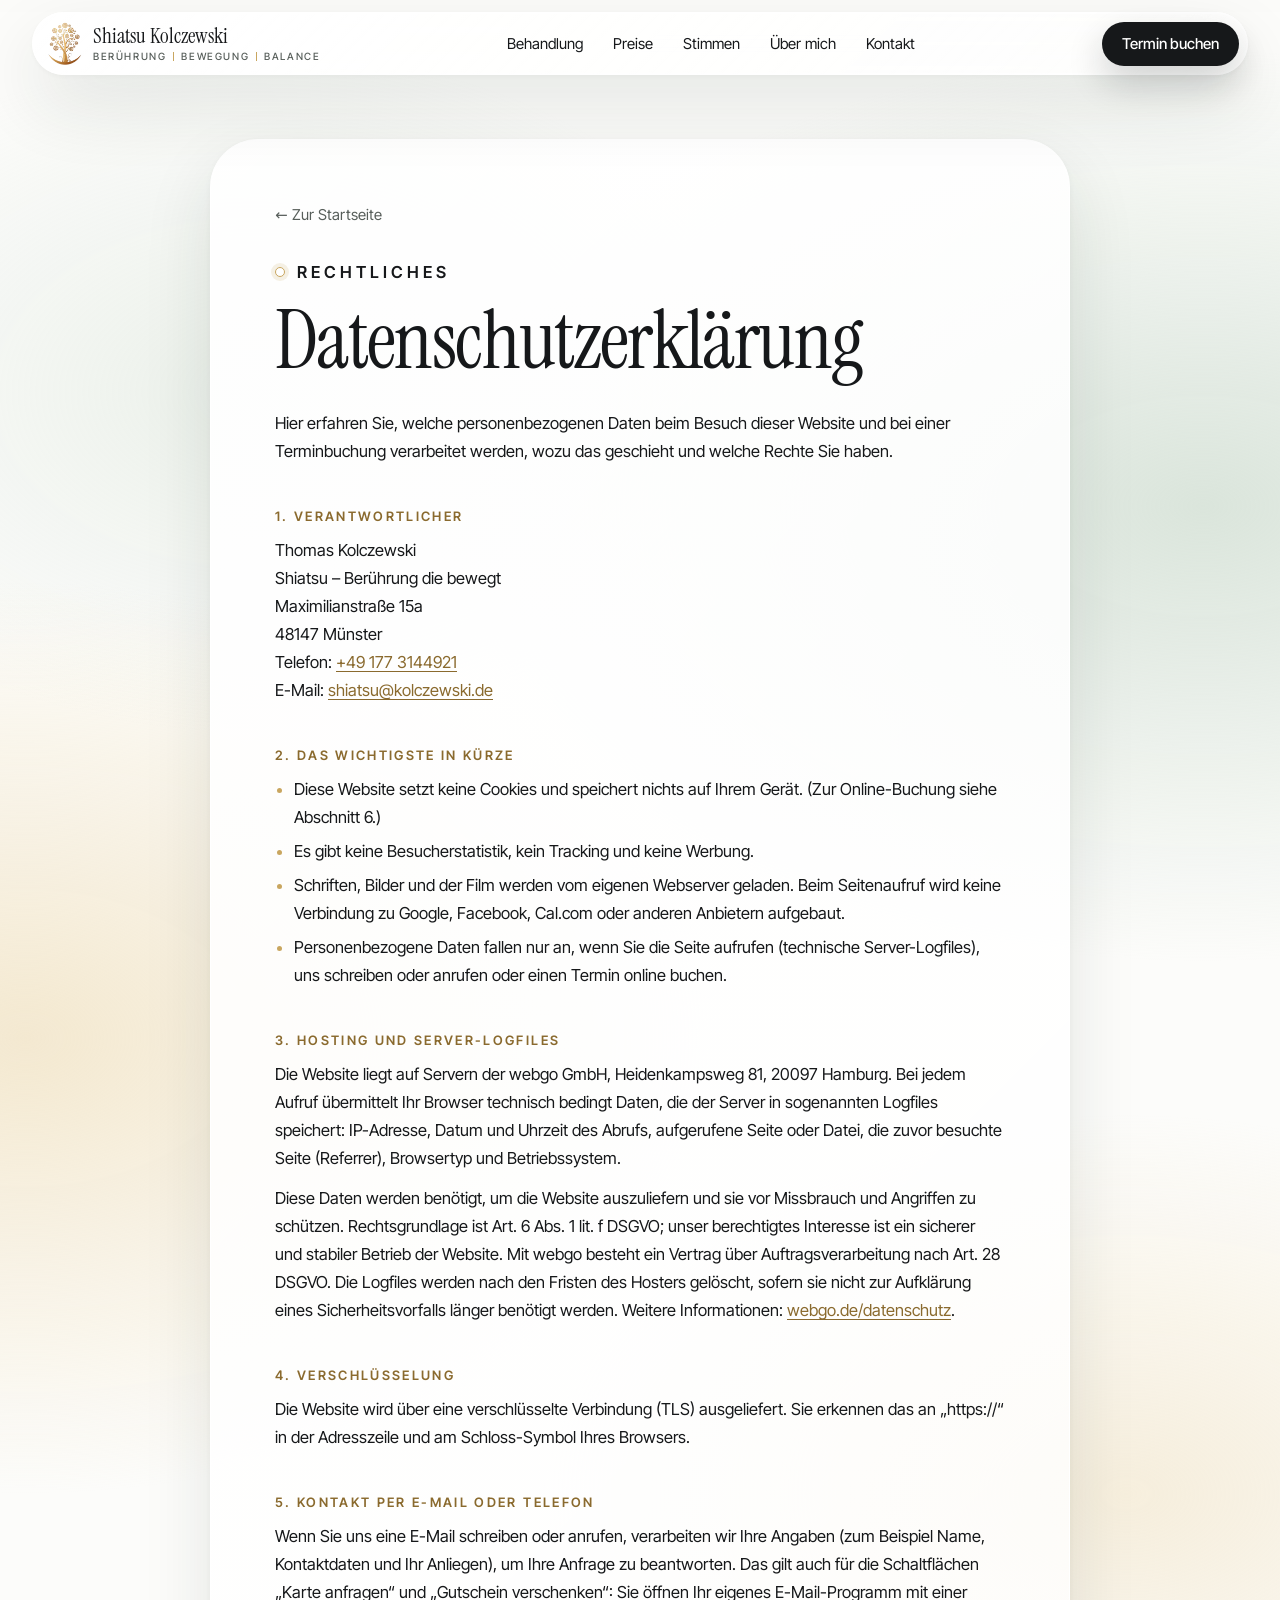
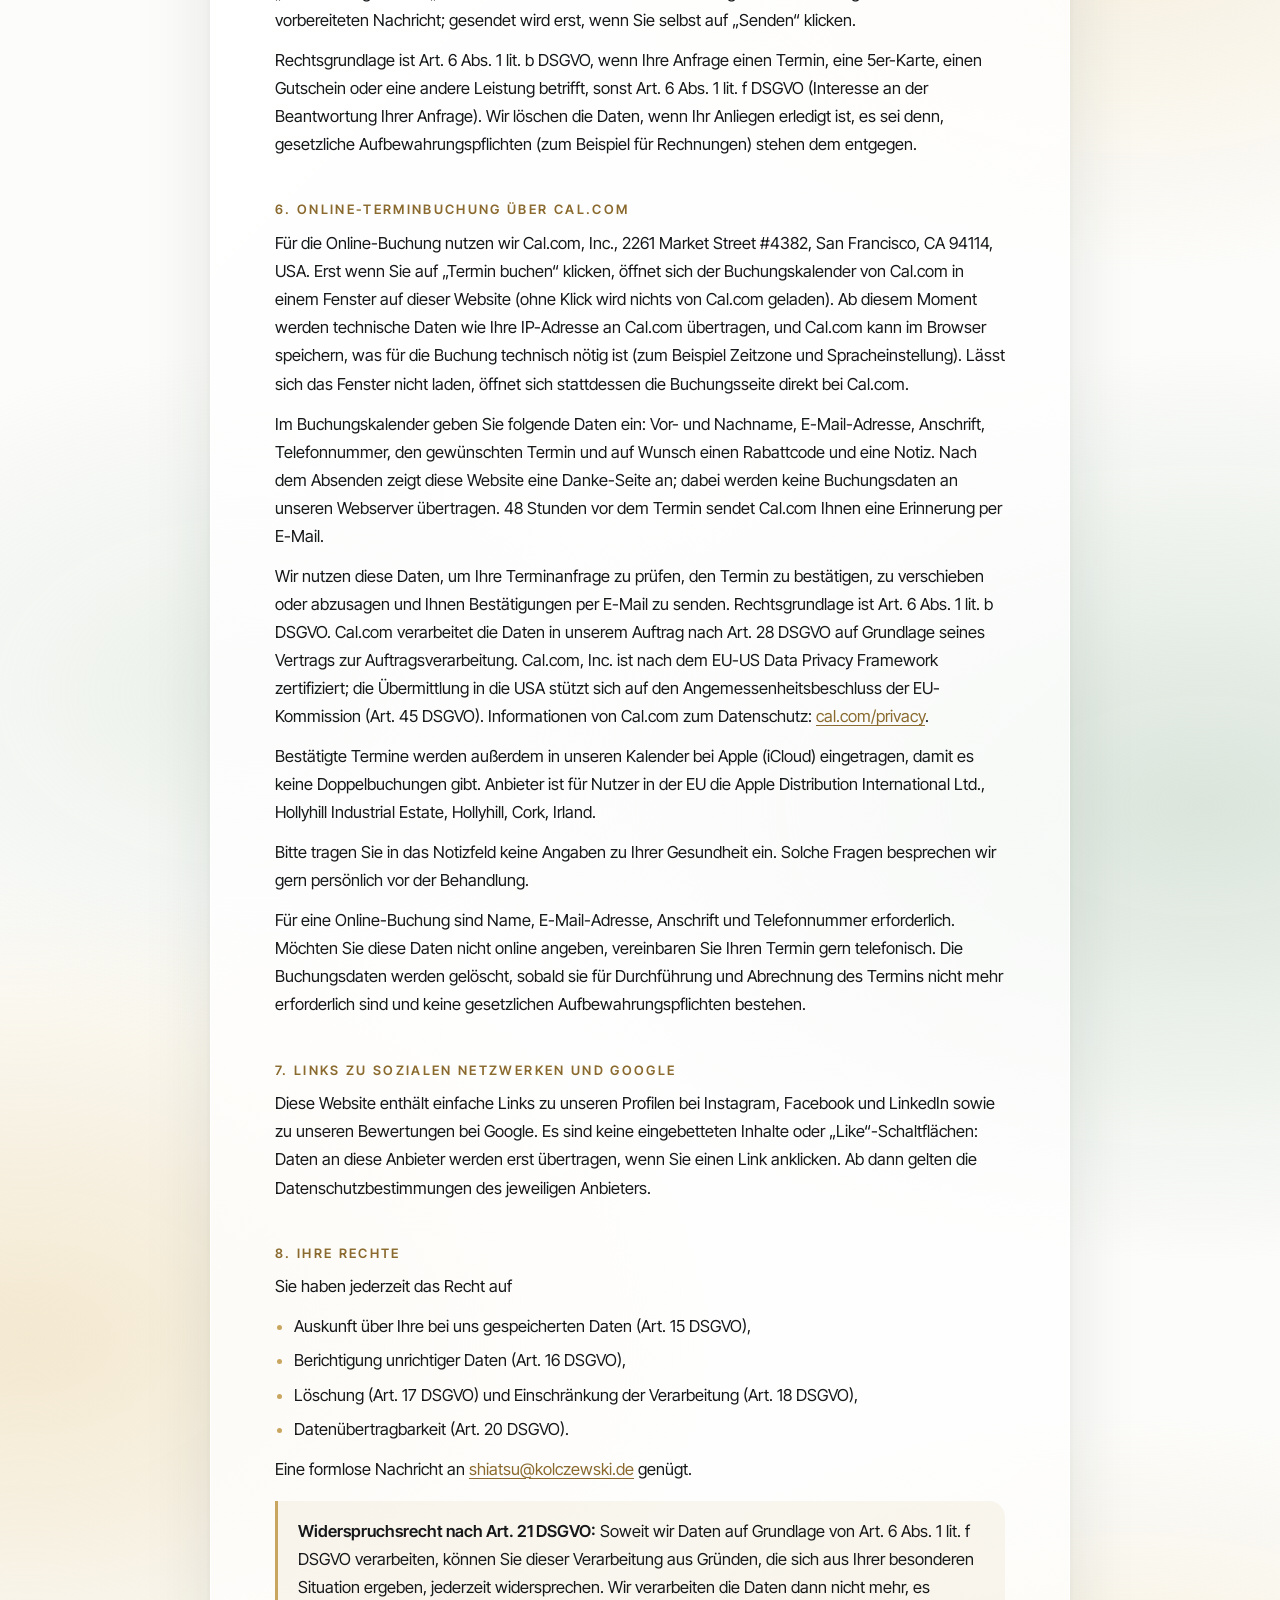
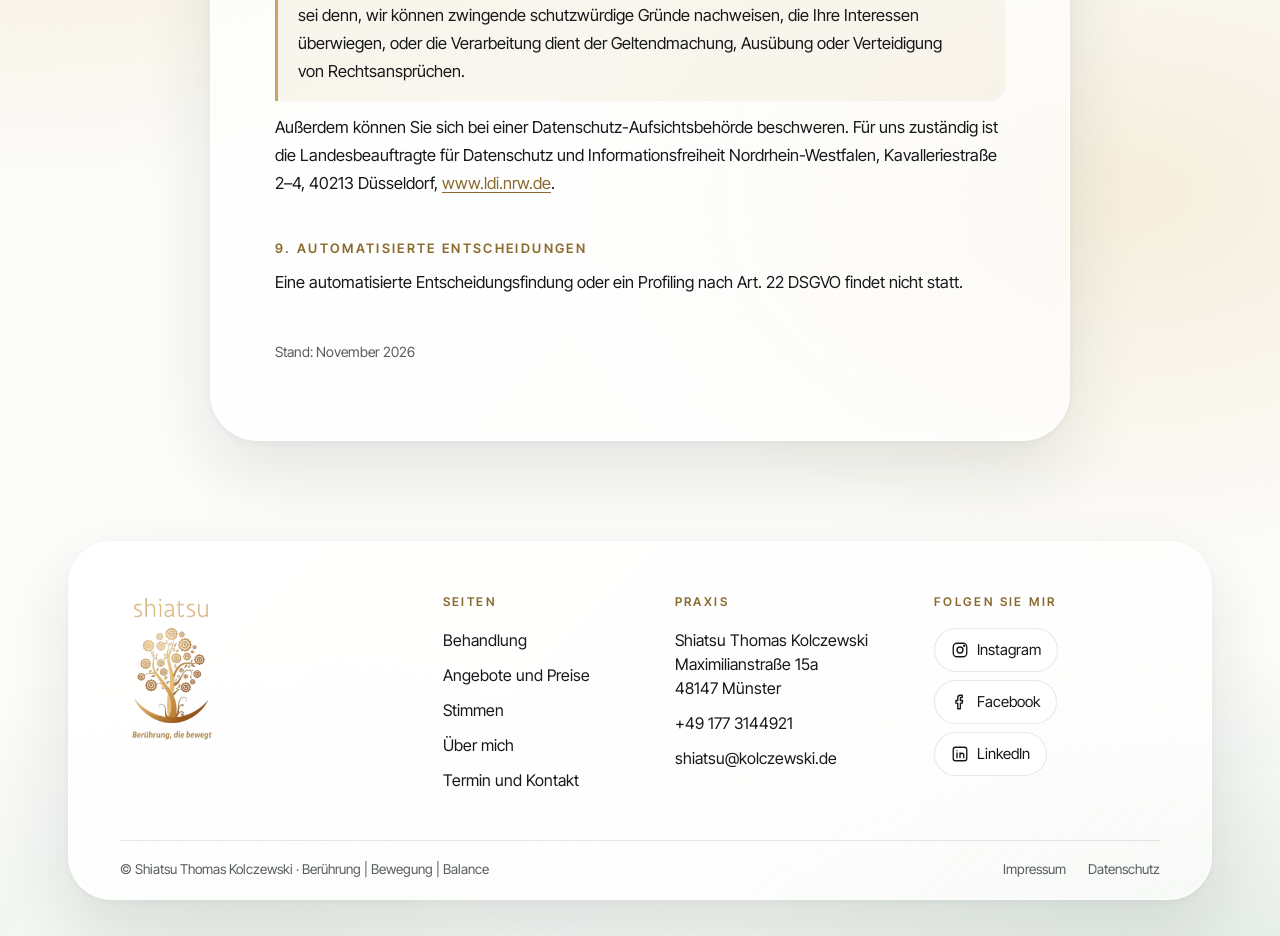
<file: website/datenschutzerklaerung/index.html>
<!DOCTYPE html>
<html lang="de" data-root="../">
<head>
<meta charset="utf-8">
<meta name="viewport" content="width=device-width, initial-scale=1">
<title>Datenschutzerklärung – Shiatsu Kolczewski</title>
<link rel="canonical" href="https://www.shiatsu-kolczewski.de/datenschutzerklaerung/">
<link rel="icon" type="image/png" sizes="32x32" href="../favicon-32.png">
<link rel="apple-touch-icon" href="../apple-touch-icon.png">
<style>
@font-face{font-family:'Instrument Serif';font-style:normal;font-weight:400;font-display:swap;src:url('../fonts/instrument-serif-latin-400-normal.woff2') format('woff2')}
@font-face{font-family:'Instrument Serif';font-style:italic;font-weight:400;font-display:swap;src:url('../fonts/instrument-serif-latin-400-italic.woff2') format('woff2')}
@font-face{font-family:'Inter Tight';font-style:normal;font-weight:400;font-display:swap;src:url('../fonts/inter-tight-latin-400-normal.woff2') format('woff2')}
@font-face{font-family:'Inter Tight';font-style:normal;font-weight:500;font-display:swap;src:url('../fonts/inter-tight-latin-500-normal.woff2') format('woff2')}
@font-face{font-family:'Inter Tight';font-style:normal;font-weight:600;font-display:swap;src:url('../fonts/inter-tight-latin-600-normal.woff2') format('woff2')}

:root{--spring:cubic-bezier(.2,.8,.2,1)}
@supports (transition-timing-function: linear(0, 1)){:root{--spring:linear(0, 0.0547, 0.1726, 0.309, 0.4408, 0.5577, 0.656, 0.7361, 0.7997, 0.8493, 0.8874, 0.9164, 0.9383, 0.9547, 0.9668, 0.9758, 0.9824, 0.9872, 0.9908, 0.9934, 0.9952, 0.9966, 0.9975, 0.9982, 1)}}
body{margin:0;background:#FBFBF9}
a{color:#16181A}a:hover{color:#8A6A2E}
.site{--ink:#16181A;--muted:#575E5A;--line:rgba(22,24,26,.10);--bg:#FBFBF9;--tone:#F3F5F1;--gold-l:#C9A65F;
  font-family:'Inter Tight',system-ui,-apple-system,'Segoe UI',sans-serif;color:var(--ink);background:var(--bg);overflow-x:clip;position:relative;-webkit-font-smoothing:antialiased}
.site *{box-sizing:border-box}
.site img{display:block;max-width:100%}
.container{width:100%;max-width:1240px;margin:0 auto;padding-inline:clamp(20px,4vw,48px);position:relative;z-index:2}
.display{font-family:'Instrument Serif',Georgia,'Times New Roman',serif;font-weight:400;letter-spacing:-.02em;line-height:.98;margin:0;text-wrap:balance}
.display em{font-style:italic;color:var(--accent)}
.eyebrow{display:flex;align-items:center;gap:12px;font-size:0.8125rem;font-weight:600;letter-spacing:.24em;text-transform:uppercase;color:var(--accent);margin:0}
.eyebrow::before{content:'';flex:none;width:8px;height:8px;border-radius:50%;border:1.5px solid var(--gold-l);background:#fff;box-shadow:0 0 0 4px rgba(201,166,95,.16)}
.lead{font-size:clamp(1.125rem,1.5vw,1.25rem);line-height:1.6;color:var(--muted);margin:0;text-wrap:pretty}
.glass{background:linear-gradient(135deg,rgba(255,255,255,.95),rgba(255,255,255,.66));-webkit-backdrop-filter:blur(28px) saturate(175%);backdrop-filter:blur(28px) saturate(175%);
  border:1px solid #fff;box-shadow:0 30px 70px rgba(30,45,35,.11),0 2px 6px rgba(30,45,35,.04),inset 0 1px 0 #fff,inset 0 -1px 0 rgba(255,255,255,.55)}
.aura{position:absolute;border-radius:50%;filter:blur(90px);pointer-events:none;z-index:0}
.aura.sage{background:#C9D9CC;opacity:.7}
.aura.gold{background:#F1E2C2;opacity:.8}

.btn{display:inline-flex;align-items:center;gap:12px;min-height:52px;padding:0 26px;border-radius:999px;font-size:1rem;font-weight:500;text-decoration:none;transition:transform .5s var(--spring),box-shadow .5s var(--spring),background-color .2s ease,color .2s ease}
@media (hover:hover) and (pointer:fine){.btn:hover{transform:translateY(-2px)}}
.btn-dark{background:var(--ink);color:#fff;box-shadow:0 16px 36px rgba(22,24,26,.20)}
.btn-dark:hover{color:#fff}
.btn-glass{color:var(--ink)}
.btn-light{background:#fff;color:var(--ink)}
.btn-light:hover{color:var(--ink)}
.btn-sm{min-height:44px;padding:0 20px;font-size:0.9375rem}
.btn-dot{width:28px;height:28px;border-radius:50%;background:var(--gold-l);display:inline-flex;align-items:center;justify-content:center;margin-right:-10px}

/* nav */
.nav-wrap{position:sticky;top:12px;z-index:40;padding-inline:clamp(12px,3vw,32px)}
.nav{max-width:1240px;margin:12px auto 0;border-radius:999px;display:flex;align-items:center;justify-content:space-between;gap:20px;padding:8px 8px 8px 14px}
.brand{display:flex;align-items:center;gap:10px;text-decoration:none;color:var(--ink)}
.brand-logo{width:36px;height:auto}
.brand-name{display:flex;flex-direction:column;line-height:1.05;font-family:'Instrument Serif',serif;font-size:1.3125rem}
.tagline{display:flex;align-items:center;gap:7px;margin-top:4px;font-family:'Inter Tight',sans-serif;font-size:0.625rem;font-weight:500;letter-spacing:.16em;text-transform:uppercase;color:var(--muted);white-space:nowrap}
.tagline i{display:block;width:1px;height:9px;background:var(--gold-l)}
.links{display:flex;gap:2px}
.links a{font-size:0.9375rem;text-decoration:none;padding:12px 14px;border-radius:999px;color:var(--ink)}
.links a:hover{background:#fff;color:var(--accent)}

/* hero */
.hero{position:relative;margin-top:-80px;padding:150px 0 110px}
.hero-grid{display:grid;grid-template-columns:repeat(auto-fit,minmax(min(440px,100%),1fr));gap:clamp(40px,6vw,80px);align-items:center}
.hero-copy{display:flex;flex-direction:column;gap:26px}
.hero-title{font-size:clamp(3.5rem,7vw,7rem)}
.w{display:inline-block;opacity:0;transform:translateY(22px);filter:blur(6px);animation:rise .7s cubic-bezier(.2,.8,.2,1) forwards}
.w1{animation-delay:.04s}.w2{animation-delay:.1s}.w3{animation-delay:.16s}.w4{animation-delay:.22s}
@keyframes rise{to{opacity:1;transform:none;filter:blur(0)}}
.fade{opacity:0;animation:fadeUp .6s .28s cubic-bezier(.2,.8,.2,1) forwards}
.fade.d2{animation-delay:.36s}.fade.d3{animation-delay:.44s}
@keyframes fadeUp{from{opacity:0;transform:translateY(14px)}to{opacity:1;transform:none}}
.cta-row{display:flex;flex-wrap:wrap;gap:12px}
.trust{list-style:none;margin:0;padding:0;display:flex;flex-wrap:wrap;gap:10px 22px;font-size:0.9375rem;color:var(--muted)}
.trust li{display:flex;align-items:center;gap:8px}
.trust b{color:var(--ink)}
.stars{display:inline-flex;gap:2px}
.stars svg{width:16px;height:16px}

.hero-media{position:relative;min-height:560px;perspective:1400px}
.hm-main{position:relative;margin:0 0 0 auto;width:min(440px,88%);aspect-ratio:2/3;border-radius:30px;overflow:hidden;box-shadow:0 40px 90px rgba(30,45,35,.18);opacity:0;animation:fadeUp .9s .08s cubic-bezier(.2,.8,.2,1) forwards}
.hm-main img{width:100%;height:100%;object-fit:cover;animation:breathe 18s ease-in-out infinite alternate}
@keyframes breathe{from{transform:scale(1)}to{transform:scale(1.06)}}
.hm-small{position:absolute;left:0;bottom:36px;width:min(220px,44%);padding:8px;border-radius:24px;transform:rotateY(12deg) rotateX(4deg);opacity:0;animation:fadeUp .9s .4s cubic-bezier(.2,.8,.2,1) forwards;margin:0}
.hm-small img{width:100%;aspect-ratio:4/5;object-fit:cover;object-position:50% 25%;border-radius:18px}
.hm-card{position:absolute;right:-8px;top:40px;padding:14px 18px;border-radius:18px;display:flex;flex-direction:column;gap:2px;opacity:0;animation:fadeUp .8s .5s cubic-bezier(.2,.8,.2,1) forwards}
.hm-card b{font-family:'Instrument Serif',serif;font-weight:400;font-size:1.625rem;line-height:1.05}
.hm-card span{font-size:0.8125rem;color:var(--muted)}

/* meridian motif */
.meridian{position:absolute;inset:0;width:100%;height:100%;z-index:1;pointer-events:none}
.meridian .m-line{fill:none;stroke:#C9A65F;stroke-width:1.5;stroke-linecap:round;stroke-dasharray:2600;stroke-dashoffset:2600;opacity:.75;animation:draw 3.4s .4s cubic-bezier(.4,0,.2,1) forwards}
@keyframes draw{to{stroke-dashoffset:0}}
.meridian .tp{opacity:0;animation:fadeIn .6s forwards}
.meridian .tp1{animation-delay:1s}.meridian .tp2{animation-delay:1.6s}.meridian .tp3{animation-delay:2.2s}.meridian .tp4{animation-delay:2.8s}
@keyframes fadeIn{to{opacity:1}}

/* sections */
.section{position:relative;padding:clamp(80px,9vw,128px) 0}
.section.toned{margin-inline:clamp(8px,1.6vw,24px);border-radius:clamp(28px,4vw,56px);background:linear-gradient(160deg,rgba(255,255,255,.88),rgba(255,255,255,.60));border:1px solid #fff;box-shadow:0 30px 90px rgba(30,45,35,.08),inset 0 1px 0 #fff}
.head{display:flex;flex-direction:column;gap:16px;max-width:720px;margin-bottom:48px}
.head.center{margin-inline:auto;text-align:center;align-items:center}
.h2{font-size:clamp(2.625rem,5vw,4.75rem)}

.film-frame{border-radius:30px;padding:10px;margin:0}
.film-frame video{display:block;width:100%;aspect-ratio:16/9;border-radius:22px;background:#F3F5F1;object-fit:cover}
.film-caption{display:flex;flex-wrap:wrap;justify-content:space-between;gap:12px;margin-top:18px;font-size:0.875rem;color:var(--muted)}
.textlink{font-weight:500;text-decoration:underline;text-underline-offset:4px}

.intro-row{display:grid;grid-template-columns:repeat(auto-fit,minmax(min(420px,100%),1fr));gap:32px 48px;align-items:end;margin-bottom:48px}
.tiles{display:grid;grid-template-columns:repeat(auto-fit,minmax(min(250px,100%),1fr));gap:20px}
.tile{border-radius:26px;overflow:hidden;display:flex;flex-direction:column;transition:transform .6s var(--spring),box-shadow .6s var(--spring)}
@media (hover:hover) and (pointer:fine){.tile:hover{transform:translateY(-6px);box-shadow:0 34px 70px rgba(30,45,35,.14)}}
.tile img{width:100%;aspect-ratio:4/3;object-fit:cover}
.tile-body{padding:22px 24px 26px;display:flex;flex-direction:column;gap:8px}
.tile-no{font-family:'Instrument Serif',serif;font-size:1.125rem;color:var(--accent)}
.tile h3{font-family:'Instrument Serif',serif;font-weight:400;font-size:1.875rem;line-height:1.05;margin:0}
.tile p{margin:0;font-size:1rem;line-height:1.55;color:var(--muted)}
.note{font-size:0.8125rem;line-height:1.5;color:var(--muted);margin:24px 0 0}

.split{display:grid;grid-template-columns:repeat(auto-fit,minmax(min(440px,100%),1fr));gap:clamp(40px,6vw,88px);align-items:center}
.photo-frame{border-radius:30px;padding:10px;margin:0}
.photo-frame img{width:100%;border-radius:22px;object-fit:cover}
.steps{list-style:none;margin:0;padding:0;display:flex;flex-direction:column}
.step{display:grid;grid-template-columns:52px minmax(0,1fr);gap:18px;padding:22px 0;border-bottom:1px solid var(--line)}
.step:last-child{border-bottom:none}
.step-num{width:44px;height:44px;border-radius:50%;display:flex;align-items:center;justify-content:center;font-family:'Instrument Serif',serif;font-size:1.375rem;background:#fff;border:1.5px solid var(--gold-l);color:var(--accent)}
.step h3{font-family:'Instrument Serif',serif;font-weight:400;font-size:1.75rem;line-height:1.1;margin:0 0 4px}
.step p{margin:0;font-size:1rem;line-height:1.55;color:var(--muted)}
.facts{display:flex;flex-wrap:wrap;gap:8px 22px;margin-top:20px;font-size:0.875rem;color:var(--muted)}
.facts span{display:flex;align-items:center;gap:8px}
.facts span::before{content:'';width:6px;height:6px;border-radius:50%;background:var(--gold-l)}

.prices{display:grid;grid-template-columns:repeat(auto-fit,minmax(min(260px,100%),1fr));gap:20px;align-items:stretch}
.price{border-radius:28px;padding:32px 28px;display:flex;flex-direction:column;gap:16px;transition:transform .6s var(--spring)}
@media (hover:hover) and (pointer:fine){.price:hover{transform:translateY(-6px)}}
.price.feature{background:#16181A;color:#fff;border:1px solid #2A2E31;box-shadow:0 26px 60px rgba(22,24,26,.20)}
.price.feature .p-meta,.price.feature .p-list{color:rgba(255,255,255,.75)}
.price.feature .p-name{color:var(--gold-l)}
.p-name{font-size:0.75rem;font-weight:600;letter-spacing:.2em;text-transform:uppercase;color:var(--accent)}
.p-amount{font-family:'Instrument Serif',serif;font-size:3.75rem;line-height:1}
.p-meta{font-size:0.9375rem;color:var(--muted)}
.p-list{list-style:none;margin:0;padding:0;display:flex;flex-direction:column;gap:8px;font-size:0.9375rem;color:var(--muted);flex-grow:1}
.ph{background:rgba(201,166,95,.2);border-radius:6px;padding:0 6px}
.price .btn{align-self:flex-start}

.about-copy{display:flex;flex-direction:column;gap:20px}
.about-copy p{margin:0;font-size:1.125rem;line-height:1.65;color:var(--muted)}
.about-facts{display:grid;grid-template-columns:repeat(auto-fit,minmax(min(180px,100%),1fr));gap:12px}
.about-facts div{border-radius:18px;padding:16px 18px;font-size:0.875rem;line-height:1.4;color:var(--muted)}
.about-facts b{display:block;font-family:'Instrument Serif',serif;font-weight:400;font-size:1.5rem;color:var(--ink);margin-bottom:2px}

.gallery{columns:3 260px;column-gap:16px}
.gallery figure{margin:0 0 16px;break-inside:avoid;border-radius:22px;overflow:hidden;box-shadow:0 18px 40px rgba(30,45,35,.10)}
.gallery img{width:100%;transition:transform .8s cubic-bezier(.2,.7,.2,1)}
@media (hover:hover) and (pointer:fine){.gallery figure:hover img{transform:scale(1.04)}}

.contact-card{border-radius:30px;padding:34px;display:grid;grid-template-columns:repeat(auto-fit,minmax(min(200px,100%),1fr));gap:24px}
.c-label{font-size:0.75rem;font-weight:600;letter-spacing:.2em;text-transform:uppercase;color:var(--accent);margin-bottom:8px}
.c-value{font-size:1.0625rem;line-height:1.5}
.c-value a{text-decoration:none}
.footer{position:relative;z-index:2;padding:clamp(20px,3vw,36px) 0 clamp(20px,3vw,36px);font-size:0.9375rem;color:var(--muted)}
.f-panel{border-radius:clamp(28px,3.4vw,44px);padding:clamp(28px,4vw,56px) clamp(24px,4vw,56px) 0}
.f-top{display:grid;grid-template-columns:1.5fr 1fr 1.15fr 1.25fr;gap:clamp(28px,4vw,56px);padding-bottom:clamp(28px,4vw,48px)}
.f-brand{display:flex;flex-direction:column;align-items:flex-start;gap:18px}
.footer-logo{width:104px;height:auto}
.f-col{display:flex;flex-direction:column;align-items:flex-start;gap:11px;line-height:1.5}
.f-col .c-label{margin-bottom:6px}
.f-col a,.f-col span{color:var(--ink);text-decoration:none;font-size:1rem}
.f-col a:hover{color:var(--accent)}
.f-social .social{flex-direction:column;align-items:flex-start;gap:8px}
.f-social .social a{font-size:0.9375rem;background:rgba(255,255,255,.85)}
.f-bottom{display:flex;flex-wrap:wrap;align-items:center;justify-content:space-between;gap:10px 24px;padding:20px 0 22px;border-top:1px solid var(--line);font-size:0.8438rem;color:var(--muted)}
.f-bottom nav{display:flex;gap:22px}
.f-bottom a{color:var(--muted);text-decoration:none}
.f-bottom a:hover{color:var(--accent);text-decoration:underline;text-underline-offset:4px}
@media (max-width: 960px){ .f-top{grid-template-columns:1fr 1fr} .f-brand{grid-column:1 / -1} }
@media (max-width: 520px){ .f-top{grid-template-columns:1fr} .f-social .social{flex-direction:row;flex-wrap:wrap} }

@supports (animation-timeline: view()){
  .reveal{animation:reveal linear both;animation-timeline:view();animation-range:entry 0% cover 25%}
  @keyframes reveal{from{opacity:0;transform:translateY(36px)}to{opacity:1;transform:none}}
}
.still *,.still *::before,.still *::after{animation:none !important;transition:none !important}
.still .w,.still .fade,.still .hm-main,.still .hm-small,.still .hm-card,.still .meridian .tp{opacity:1;transform:none;filter:none}
.still .meridian .m-line{stroke-dashoffset:0}
@media (prefers-reduced-motion: reduce){
  .site *,.site *::before,.site *::after{animation:none !important;transition:none !important}
  .site .w,.site .fade,.site .hm-main,.site .hm-small,.site .hm-card,.site .meridian .tp{opacity:1;filter:none}
  .site .meridian .m-line{stroke-dashoffset:0}
}
@media (max-width: 960px){
  .links{display:none}
  .m-menu{display:block}
  .hero{padding-top:130px}
  .hero-media{min-height:0}
  .hm-main{margin:0 auto}
  .hm-small{display:none}
  .hm-card{right:12px;top:16px}
}
@media (max-width: 520px){
  .nav-cta{display:none}
  .brand-name{font-size:1.1875rem}
  .tagline{font-size:0.5312rem;letter-spacing:.1em;gap:5px}
  .brand-logo{width:30px}
}

/* phone menu */
.nav-right{display:flex;align-items:center;gap:8px}
.m-menu{display:none;position:relative}
.m-menu summary{list-style:none;width:44px;height:44px;border-radius:50%;display:flex;align-items:center;justify-content:center;cursor:pointer;background:#fff;border:1px solid var(--line)}
.m-menu summary::-webkit-details-marker{display:none}
.m-menu .ic-close{display:none}
.m-menu[open] .ic-open{display:none}
.m-menu[open] .ic-close{display:block}
.m-panel{position:absolute;right:0;top:56px;width:min(300px,86vw);border-radius:24px;padding:12px;display:flex;flex-direction:column;gap:2px;z-index:60}
.m-panel a{font-size:1.0625rem;text-decoration:none;padding:13px 16px;border-radius:14px;color:var(--ink)}
.m-panel a:hover{background:#fff}
.m-panel .btn{justify-content:center;margin-top:8px;color:#fff}

/* social */
.social{display:flex;flex-wrap:wrap;gap:10px}
.social a{display:inline-flex;align-items:center;gap:8px;min-height:44px;padding:0 16px;border-radius:999px;border:1px solid var(--line);background:#fff;font-size:0.9375rem;text-decoration:none;color:var(--ink)}
.social a:hover{border-color:var(--gold-l);color:var(--accent)}
.social svg{width:18px;height:18px}

/* reviews */
.reviews-wrap{display:grid;grid-template-columns:minmax(260px,330px) minmax(0,1fr);gap:28px;align-items:center}
.score{border-radius:28px;padding:34px;display:flex;flex-direction:column;gap:10px}
.score-num{font-family:'Instrument Serif',serif;font-size:clamp(6rem,10vw,8.75rem);line-height:.85}
.score .stars svg{width:24px;height:24px}
.score-links{display:flex;flex-direction:column;gap:10px;margin-top:10px;font-size:0.9375rem}
/* testimonials: columns of cards that drift slowly up and down; built by the script from the .review blocks */
.t-wrap{position:relative;min-width:0}
.t-wall{display:grid;gap:16px;max-height:560px;overflow-y:auto;border-radius:24px}
.t-wall.is-live{display:flex;gap:16px;height:clamp(440px,62vh,580px);max-height:none;overflow:hidden;border-radius:0;
  -webkit-mask-image:linear-gradient(to bottom,transparent 0,#000 14%,#000 86%,transparent 100%);mask-image:linear-gradient(to bottom,transparent 0,#000 14%,#000 86%,transparent 100%)}
.t-wall.is-live > .review{display:none}
.t-col{flex:1;min-width:0}
.t-track{display:flex;flex-direction:column;animation:t-drift 60s linear infinite;will-change:transform}
.t-track.down{animation-direction:reverse}
.t-wall.is-live:hover .t-track,.t-wall.is-live:focus-within .t-track,.t-wall.paused .t-track{animation-play-state:paused}
@keyframes t-drift{to{transform:translateY(-50%)}}
.review{margin:0;border-radius:24px;padding:24px 26px;display:flex;flex-direction:column;gap:12px;background:linear-gradient(135deg,rgba(255,255,255,.97),rgba(255,255,255,.78));border:1px solid #fff;box-shadow:0 14px 34px rgba(30,45,35,.08),inset 0 1px 0 #fff}
.t-track .review{margin-bottom:16px}
.review::before{content:'★★★★★';font-size:0.875rem;letter-spacing:3px;color:var(--gold-l);line-height:1}
.review blockquote{margin:0;font-family:'Instrument Serif',serif;font-size:clamp(1.25rem,1.7vw,1.4375rem);line-height:1.3;color:var(--ink)}
.review figcaption{display:flex;flex-wrap:wrap;align-items:baseline;justify-content:space-between;gap:4px 12px;font-size:0.875rem;color:var(--muted)}
.review figcaption b{color:var(--ink);font-weight:600}
.t-pause{position:absolute;right:10px;bottom:10px;z-index:3;width:44px;height:44px;border-radius:50%;border:1px solid #fff;background:rgba(255,255,255,.9);color:var(--ink);display:none;place-items:center;cursor:pointer;box-shadow:0 8px 22px rgba(30,45,35,.14)}
.t-wall.is-live + .t-pause{display:grid}
.t-pause svg{width:18px;height:18px}
.t-pause .i-play{display:none}
.t-pause[aria-pressed="true"] .i-play{display:block}
.t-pause[aria-pressed="true"] .i-pause{display:none}
.t-pause:hover{border-color:var(--gold-l)}
/* no motion wanted: show the cards as a plain scrollable list */
.still .t-wall.is-live{overflow-y:auto;-webkit-mask-image:none;mask-image:none}
.still .t-track [aria-hidden="true"],.still .t-pause{display:none !important}
@media (prefers-reduced-motion: reduce){
  .t-wall.is-live{overflow-y:auto;-webkit-mask-image:none;mask-image:none}
  .t-track [aria-hidden="true"],.t-pause{display:none !important}
}
@media (max-width: 960px){
  .reviews-wrap{grid-template-columns:1fr}
}
@media (max-width: 960px){ .m-menu{display:block} }

/* opening hours */
.hours{margin:4px 0 0;display:flex;flex-direction:column}
.hours div{display:flex;align-items:baseline;gap:12px;padding:10px 0;border-bottom:1px solid var(--line)}
.hours div:last-child{border-bottom:none}
.hours dt{font-family:'Instrument Serif',Georgia,serif;font-size:1.375rem;line-height:1.1;flex:none}
.hours .leader{flex:1;min-width:16px;border-bottom:1.5px dotted rgba(201,166,95,.7);transform:translateY(-5px)}
.hours dd{margin:0;font-size:1rem;font-weight:500;font-variant-numeric:tabular-nums;white-space:nowrap}
.hours .weekend dt{font-style:italic;color:var(--accent)}
.hours .weekend dd a{color:var(--accent);text-decoration:underline;text-underline-offset:4px}

@media (max-width: 520px){ .hours .weekend{flex-wrap:wrap} .hours .weekend .leader{display:none} .hours .weekend dd{white-space:normal;width:100%} .hours dt{font-size:1.25rem} }

/* phone menu: the nav already blurs, so a nested blur cannot reach the page; keep the panel near-opaque so it stays readable */
.m-panel.glass{background:#FBFBF9}

/* film: sound is off until the visitor switches it on */
.film-sound{display:flex;flex-wrap:wrap;align-items:center;gap:10px 16px}
.sound-btn{display:inline-flex;align-items:center;gap:8px;min-height:44px;padding:0 18px;border-radius:999px;border:1px solid var(--line);background:#fff;color:var(--ink);font:500 0.9375rem/1 'Inter Tight',sans-serif;cursor:pointer;transition:border-color .2s,background .2s,color .2s}
.sound-btn:hover{border-color:var(--gold-l)}
.sound-btn svg{width:19px;height:19px}
.sound-btn .i-on{display:none}
.sound-btn[aria-pressed="true"]{background:var(--ink);color:#fff;border-color:var(--ink)}
.sound-btn[aria-pressed="true"] .i-on{display:block}
.sound-btn[aria-pressed="true"] .i-off{display:none}
.film-caption{align-items:center}

/* soft sage and gold light behind the whole page; white glass sheets and cards sit on top of it */
.site{background:#FCFCFA}
.site::before{content:'';position:absolute;inset:0;z-index:0;pointer-events:none;
  background-image:radial-gradient(ellipse 60% 24% at 94% 26%,rgba(201,217,204,.66),transparent 100%),radial-gradient(ellipse 54% 24% at 2% 54%,rgba(241,226,194,.74),transparent 100%),radial-gradient(ellipse 46% 20% at 88% 78%,rgba(241,226,194,.52),transparent 100%),radial-gradient(ellipse 40% 18% at 20% 20%,rgba(201,217,204,.34),transparent 100%);
  background-size:100% 1900px;background-repeat:repeat-y}
.steps{border-radius:28px;padding:6px 26px;background:linear-gradient(135deg,rgba(255,255,255,.95),rgba(255,255,255,.7));border:1px solid #fff;box-shadow:0 20px 50px rgba(30,45,35,.08),inset 0 1px 0 #fff}
.section + .section.toned,.section.toned + .section.toned{margin-top:clamp(8px,1.6vw,24px)}

.hours-note{margin:0 0 4px;font-family:'Instrument Serif',Georgia,serif;font-style:italic;font-size:1.25rem;line-height:1.3;color:var(--ink)}

/* ---------- Apple design pass (15 Nov 2026) ---------- */
/* materials: blur only where content moves underneath (sticky nav, cards floating over the hero photo) */
.glass{-webkit-backdrop-filter:none;backdrop-filter:none}
.nav.glass,.hm-card.glass,.hm-small.glass{-webkit-backdrop-filter:blur(28px) saturate(175%);backdrop-filter:blur(28px) saturate(175%)}
/* never a light translucent surface on another: cards inside the white sheets are solid */
.section.toned .glass,.section.toned .steps{background:linear-gradient(135deg,#fff,#FDFDFB)}

/* response: instant feedback on press, no tap delay, spring on release */
.btn,.links a,.m-panel a,.social a,.sound-btn,.t-pause,.m-menu summary,.textlink,.f-col a,.f-bottom a,.score-links a,.skip-link{-webkit-tap-highlight-color:transparent;touch-action:manipulation}
.m-menu summary,.social a,.sound-btn,.t-pause{transition:transform .5s var(--spring),border-color .2s ease,background-color .2s ease,color .2s ease}
.links a,.m-panel a{transition:transform .5s var(--spring),background-color .2s ease,color .2s ease}
.btn:active,.sound-btn:active,.t-pause:active,.m-menu summary:active,.social a:active{transform:scale(.97);transition:transform .1s ease-out}
.links a:active,.m-panel a:active{background:#fff;transform:scale(.97);transition:transform .1s ease-out,background-color .1s ease-out}

/* phone menu grows out of its button and closes back into it; reversible mid-way (script) */
.m-panel{transform-origin:calc(100% - 22px) -34px;transition:opacity .3s var(--spring),transform .5s var(--spring),filter .3s ease}
.m-menu:not([open]) .m-panel{opacity:0;transform:scale(.9);filter:blur(8px)}
@starting-style{.m-menu[open] .m-panel{opacity:0;transform:scale(.9);filter:blur(8px)}}
.m-menu.is-opening .m-panel{opacity:0;transform:scale(.9);filter:blur(8px);transition:none}
.m-menu.is-closing .m-panel{opacity:0;transform:scale(.9);filter:blur(8px);pointer-events:none;transition:opacity .2s ease-in,transform .24s ease-in,filter .2s ease-in}

/* keyboard: visible focus and a skip link */
.site :is(a,button,summary,video):focus-visible{outline:2.5px solid var(--accent);outline-offset:3px}
.price.feature :is(a,button):focus-visible{outline-color:var(--gold-l)}
.skip-link{position:absolute;left:16px;top:-80px;z-index:100;padding:12px 20px;border-radius:999px;background:var(--ink);color:#fff;font-weight:500;text-decoration:none;transition:top .5s var(--spring)}
.skip-link:focus{top:16px;color:#fff}
#inhalt:focus{outline:none}

/* testimonials pause while off screen (script) */
.t-wall.offscreen .t-track{animation-play-state:paused}

/* phones: footer links get finger-sized targets */
@media (max-width: 520px){ .f-col{gap:2px} .f-col a,.f-col span{padding:9px 0} .f-bottom nav a{padding:12px 0} }

/* visitor settings: less transparency, more contrast */
@media (prefers-reduced-transparency: reduce){
  .glass,.section.toned,.steps,.review,.t-pause,.f-social .social a{background:#fff !important;-webkit-backdrop-filter:none !important;backdrop-filter:none !important}
}
@media (prefers-contrast: more){
  .site{--muted:#3B413D;--line:rgba(22,24,26,.38);--accent:#6E5223 !important}
  .glass,.section.toned,.steps,.review,.social a,.sound-btn,.m-menu summary,.t-pause{background:#fff !important;border-color:rgba(22,24,26,.5) !important;-webkit-backdrop-filter:none !important;backdrop-filter:none !important}
  .price.feature .p-meta,.price.feature .p-list{color:#fff}
}

html{scroll-padding-top:96px}
@media (prefers-reduced-motion: no-preference){html{scroll-behavior:smooth}}

/* ---------- legal pages (Impressum, Datenschutz) ---------- */
.legal-main{position:relative;z-index:2;padding:clamp(28px,5vw,64px) 0 clamp(32px,5vw,72px)}
.legal-sheet{display:block;max-width:860px;margin:0 auto;padding:clamp(28px,5vw,64px);border-radius:clamp(28px,4vw,48px)}
.legal-back{display:inline-flex;align-items:center;gap:8px;margin-bottom:clamp(22px,3vw,34px);font-size:0.9375rem;color:var(--muted);text-decoration:none}
.legal-back:hover{color:var(--ink)}
.legal-title{font-size:clamp(2.875rem,6.4vw,5.25rem);margin:14px 0 clamp(18px,2.6vw,28px);hyphens:manual}
.legal-lead{font-size:clamp(1.0625rem,1.4vw,1.1875rem);line-height:1.6;color:var(--muted);margin:0 0 6px;text-wrap:pretty}
.legal-sheet h2{font:600 0.8125rem/1.45 'Inter Tight',system-ui,sans-serif;letter-spacing:.18em;text-transform:uppercase;color:var(--accent);margin:clamp(30px,3.6vw,42px) 0 10px}
.legal-sheet p,.legal-sheet li{font-size:1.0312rem;line-height:1.7;color:var(--ink);margin:0 0 12px;text-wrap:pretty}
.legal-sheet ul{margin:0 0 12px;padding-left:1.2em}
.legal-sheet li{margin-bottom:6px}
.legal-sheet li::marker{color:var(--gold-l)}
.legal-sheet a:not(.legal-back){color:var(--accent);text-decoration:underline;text-decoration-thickness:1px;text-underline-offset:3px;overflow-wrap:anywhere}
.legal-box{margin-top:18px !important;padding:16px 20px;border-left:3px solid var(--gold-l);border-radius:0 16px 16px 0;background:rgba(201,166,95,.09)}
.legal-date{margin-top:clamp(30px,4vw,44px) !important;font-size:0.875rem !important;color:var(--muted) !important}
@media (max-width: 520px){ .legal-sheet{border-radius:28px} .legal-sheet p,.legal-sheet li{font-size:1rem} }
/* ---------- thank-you page after a booking request (16 Nov 2026) ---------- */
.legal-sheet ol.thanks-steps{list-style:none;counter-reset:step;margin:0 0 12px;padding:0}
.legal-sheet ol.thanks-steps li{counter-increment:step;position:relative;padding-left:44px;margin-bottom:14px}
.legal-sheet ol.thanks-steps li::before{content:counter(step);position:absolute;left:0;top:1px;width:30px;height:30px;border-radius:50%;display:grid;place-items:center;font:600 0.875rem/1 'Inter Tight',system-ui,sans-serif;color:var(--accent);background:rgba(201,166,95,.14)}
.legal-sheet ol.thanks-steps strong{font-weight:600}
.legal-sheet .thanks-sign{margin-top:clamp(24px,3vw,34px);font-family:'Instrument Serif',Georgia,serif;font-style:italic;font-size:1.375rem;line-height:1.4}
.legal-sheet .thanks-actions{margin-top:clamp(22px,3vw,30px)}
.legal-sheet a.btn{color:#fff;text-decoration:none}

</style>
</head>
<body>
<div class="site" style="--accent: #8A6A2E">
<a class="skip-link" href="#inhalt">Zum Inhalt springen</a>
<header class="nav-wrap">
    <nav class="nav glass" aria-label="Hauptnavigation">
      <a class="brand" href="../">
        <img class="brand-logo" src="../img/logo-tree.png" alt="Logo Shiatsu Kolczewski">
        <span class="brand-name">Shiatsu Kolczewski<span class="tagline"><span>Berührung</span><i></i><span>Bewegung</span><i></i><span>Balance</span></span></span>
      </a>
      <div class="links">
        <a href="../#behandlung">Behandlung</a>
        <a href="../#preise">Preise</a>
        <a href="../#stimmen">Stimmen</a>
        <a href="../#ueber">Über mich</a>
        <a href="../#kontakt">Kontakt</a>
      </div>
      <div class="nav-right">
        <a class="btn btn-dark btn-sm nav-cta" href="https://cal.com/shiatsu-kolczewski" target="_blank" rel="noopener">Termin buchen</a>
        <details class="m-menu">
          <summary aria-label="Menü öffnen">
            <svg class="ic-open" width="20" height="20" viewBox="0 0 24 24" fill="none" stroke="#16181A" stroke-width="2" stroke-linecap="round" aria-hidden="true"><path d="M4 7h16M4 12h16M4 17h16"></path></svg>
            <svg class="ic-close" width="20" height="20" viewBox="0 0 24 24" fill="none" stroke="#16181A" stroke-width="2" stroke-linecap="round" aria-hidden="true"><path d="M6 6l12 12M18 6L6 18"></path></svg>
          </summary>
          <div class="m-panel glass">
            <a href="../#behandlung">Behandlung</a>
            <a href="../#preise">Preise</a>
            <a href="../#ablauf">Ablauf</a>
            <a href="../#stimmen">Stimmen</a>
            <a href="../#ueber">Über mich</a>
            <a href="../#praxis">Die Praxis</a>
            <a href="../#kontakt">Kontakt</a>
            <a class="btn btn-dark" href="https://cal.com/shiatsu-kolczewski" target="_blank" rel="noopener">Termin online buchen</a>
          </div>
        </details>
      </div>
    </nav>
  </header>
<main class="legal-main" id="inhalt" tabindex="-1"><div class="container"><article class="legal-sheet glass">
<a class="legal-back" href="../">&larr; Zur Startseite</a>
<p class="eyebrow">Rechtliches</p>
<h1 class="display legal-title">Datenschutz&shy;erklärung</h1>
<p class="legal-lead">Hier erfahren Sie, welche personenbezogenen Daten beim Besuch dieser Website und bei einer Terminbuchung verarbeitet werden, wozu das geschieht und welche Rechte Sie haben.</p>

<h2>1. Verantwortlicher</h2>
<p>Thomas Kolczewski<br>
Shiatsu – Berührung die bewegt<br>
Maximilianstraße 15a<br>
48147 Münster<br>
Telefon: <a href="tel:+491773144921">+49 177 3144921</a><br>
E-Mail: <a href="mailto:shiatsu@kolczewski.de">shiatsu@kolczewski.de</a></p>

<h2>2. Das Wichtigste in Kürze</h2>
<ul>
  <li>Diese Website setzt keine Cookies und speichert nichts auf Ihrem Gerät. (Zur Online-Buchung siehe Abschnitt 6.)</li>
  <li>Es gibt keine Besucherstatistik, kein Tracking und keine Werbung.</li>
  <li>Schriften, Bilder und der Film werden vom eigenen Webserver geladen. Beim Seitenaufruf wird keine Verbindung zu Google, Facebook, Cal.com oder anderen Anbietern aufgebaut.</li>
  <li>Personenbezogene Daten fallen nur an, wenn Sie die Seite aufrufen (technische Server-Logfiles), uns schreiben oder anrufen oder einen Termin online buchen.</li>
</ul>

<h2>3. Hosting und Server-Logfiles</h2>
<p>Die Website liegt auf Servern der webgo GmbH, Heidenkampsweg 81, 20097 Hamburg. Bei jedem Aufruf übermittelt Ihr Browser technisch bedingt Daten, die der Server in sogenannten Logfiles speichert: IP-Adresse, Datum und Uhrzeit des Abrufs, aufgerufene Seite oder Datei, die zuvor besuchte Seite (Referrer), Browsertyp und Betriebssystem.</p>
<p>Diese Daten werden benötigt, um die Website auszuliefern und sie vor Missbrauch und Angriffen zu schützen. Rechtsgrundlage ist Art. 6 Abs. 1 lit. f DSGVO; unser berechtigtes Interesse ist ein sicherer und stabiler Betrieb der Website. Mit webgo besteht ein Vertrag über Auftragsverarbeitung nach Art. 28 DSGVO. Die Logfiles werden nach den Fristen des Hosters gelöscht, sofern sie nicht zur Aufklärung eines Sicherheitsvorfalls länger benötigt werden. Weitere Informationen: <a href="https://www.webgo.de/datenschutz/" rel="noopener">webgo.de/datenschutz</a>.</p>

<h2>4. Verschlüsselung</h2>
<p>Die Website wird über eine verschlüsselte Verbindung (TLS) ausgeliefert. Sie erkennen das an „https://“ in der Adresszeile und am Schloss-Symbol Ihres Browsers.</p>

<h2>5. Kontakt per E-Mail oder Telefon</h2>
<p>Wenn Sie uns eine E-Mail schreiben oder anrufen, verarbeiten wir Ihre Angaben (zum Beispiel Name, Kontaktdaten und Ihr Anliegen), um Ihre Anfrage zu beantworten. Das gilt auch für die Schaltflächen „Karte anfragen“ und „Gutschein verschenken“: Sie öffnen Ihr eigenes E-Mail-Programm mit einer vorbereiteten Nachricht; gesendet wird erst, wenn Sie selbst auf „Senden“ klicken.</p>
<p>Rechtsgrundlage ist Art. 6 Abs. 1 lit. b DSGVO, wenn Ihre Anfrage einen Termin, eine 5er-Karte, einen Gutschein oder eine andere Leistung betrifft, sonst Art. 6 Abs. 1 lit. f DSGVO (Interesse an der Beantwortung Ihrer Anfrage). Wir löschen die Daten, wenn Ihr Anliegen erledigt ist, es sei denn, gesetzliche Aufbewahrungspflichten (zum Beispiel für Rechnungen) stehen dem entgegen.</p>

<h2>6. Online-Terminbuchung über Cal.com</h2>
<p>Für die Online-Buchung nutzen wir Cal.com, Inc., 2261 Market Street #4382, San Francisco, CA 94114, USA. Erst wenn Sie auf „Termin buchen“ klicken, öffnet sich der Buchungskalender von Cal.com in einem Fenster auf dieser Website (ohne Klick wird nichts von Cal.com geladen). Ab diesem Moment werden technische Daten wie Ihre IP-Adresse an Cal.com übertragen, und Cal.com kann im Browser speichern, was für die Buchung technisch nötig ist (zum Beispiel Zeitzone und Spracheinstellung). Lässt sich das Fenster nicht laden, öffnet sich stattdessen die Buchungsseite direkt bei Cal.com.</p>
<p>Im Buchungskalender geben Sie folgende Daten ein: Vor- und Nachname, E-Mail-Adresse, Anschrift, Telefonnummer, den gewünschten Termin und auf Wunsch einen Rabattcode und eine Notiz. Nach dem Absenden zeigt diese Website eine Danke-Seite an; dabei werden keine Buchungsdaten an unseren Webserver übertragen. 48 Stunden vor dem Termin sendet Cal.com Ihnen eine Erinnerung per E-Mail.</p>
<p>Wir nutzen diese Daten, um Ihre Terminanfrage zu prüfen, den Termin zu bestätigen, zu verschieben oder abzusagen und Ihnen Bestätigungen per E-Mail zu senden. Rechtsgrundlage ist Art. 6 Abs. 1 lit. b DSGVO. Cal.com verarbeitet die Daten in unserem Auftrag nach Art. 28 DSGVO auf Grundlage seines Vertrags zur Auftragsverarbeitung. Cal.com, Inc. ist nach dem EU-US Data Privacy Framework zertifiziert; die Übermittlung in die USA stützt sich auf den Angemessenheitsbeschluss der EU-Kommission (Art. 45 DSGVO). Informationen von Cal.com zum Datenschutz: <a href="https://cal.com/privacy" rel="noopener">cal.com/privacy</a>.</p>
<p>Bestätigte Termine werden außerdem in unseren Kalender bei Apple (iCloud) eingetragen, damit es keine Doppelbuchungen gibt. Anbieter ist für Nutzer in der EU die Apple Distribution International Ltd., Hollyhill Industrial Estate, Hollyhill, Cork, Irland.</p>
<p>Bitte tragen Sie in das Notizfeld keine Angaben zu Ihrer Gesundheit ein. Solche Fragen besprechen wir gern persönlich vor der Behandlung.</p>
<p>Für eine Online-Buchung sind Name, E-Mail-Adresse, Anschrift und Telefonnummer erforderlich. Möchten Sie diese Daten nicht online angeben, vereinbaren Sie Ihren Termin gern telefonisch. Die Buchungsdaten werden gelöscht, sobald sie für Durchführung und Abrechnung des Termins nicht mehr erforderlich sind und keine gesetzlichen Aufbewahrungspflichten bestehen.</p>

<h2>7. Links zu sozialen Netzwerken und Google</h2>
<p>Diese Website enthält einfache Links zu unseren Profilen bei Instagram, Facebook und LinkedIn sowie zu unseren Bewertungen bei Google. Es sind keine eingebetteten Inhalte oder „Like“-Schaltflächen: Daten an diese Anbieter werden erst übertragen, wenn Sie einen Link anklicken. Ab dann gelten die Datenschutzbestimmungen des jeweiligen Anbieters.</p>

<h2>8. Ihre Rechte</h2>
<p>Sie haben jederzeit das Recht auf</p>
<ul>
  <li>Auskunft über Ihre bei uns gespeicherten Daten (Art. 15 DSGVO),</li>
  <li>Berichtigung unrichtiger Daten (Art. 16 DSGVO),</li>
  <li>Löschung (Art. 17 DSGVO) und Einschränkung der Verarbeitung (Art. 18 DSGVO),</li>
  <li>Datenübertragbarkeit (Art. 20 DSGVO).</li>
</ul>
<p>Eine formlose Nachricht an <a href="mailto:shiatsu@kolczewski.de">shiatsu@kolczewski.de</a> genügt.</p>
<p class="legal-box"><strong>Widerspruchsrecht nach Art. 21 DSGVO:</strong> Soweit wir Daten auf Grundlage von Art. 6 Abs. 1 lit. f DSGVO verarbeiten, können Sie dieser Verarbeitung aus Gründen, die sich aus Ihrer besonderen Situation ergeben, jederzeit widersprechen. Wir verarbeiten die Daten dann nicht mehr, es sei denn, wir können zwingende schutzwürdige Gründe nachweisen, die Ihre Interessen überwiegen, oder die Verarbeitung dient der Geltendmachung, Ausübung oder Verteidigung von Rechtsansprüchen.</p>
<p>Außerdem können Sie sich bei einer Datenschutz-Aufsichtsbehörde beschweren. Für uns zuständig ist die Landesbeauftragte für Datenschutz und Informationsfreiheit Nordrhein-Westfalen, Kavalleriestraße 2–4, 40213 Düsseldorf, <a href="https://www.ldi.nrw.de" rel="noopener">www.ldi.nrw.de</a>.</p>

<h2>9. Automatisierte Entscheidungen</h2>
<p>Eine automatisierte Entscheidungsfindung oder ein Profiling nach Art. 22 DSGVO findet nicht statt.</p>

<p class="legal-date">Stand: November 2026</p>
</article></div></main>
<footer class="footer">
    <div class="container">
      <div class="f-panel glass">
        <div class="f-top">
          <div class="f-brand">
            <img class="footer-logo" src="../img/logo-full.png" alt="Shiatsu – Berührung, die bewegt">
          </div>
          <nav class="f-col" aria-label="Seiten">
            <div class="c-label">Seiten</div>
            <a href="../#behandlung">Behandlung</a>
            <a href="../#preise">Angebote und Preise</a>
            <a href="../#stimmen">Stimmen</a>
            <a href="../#ueber">Über mich</a>
            <a href="../#kontakt">Termin und Kontakt</a>
          </nav>
          <div class="f-col">
            <div class="c-label">Praxis</div>
            <span>Shiatsu Thomas Kolczewski<br>Maximilianstraße 15a<br>48147 Münster</span>
            <a href="tel:+491773144921">+49 177 3144921</a>
            <a href="mailto:shiatsu@kolczewski.de">shiatsu@kolczewski.de</a>
          </div>
          <div class="f-col f-social">
            <div class="c-label">Folgen Sie mir</div>
            <div class="social"><a href="https://www.instagram.com/shiatsu_thomas/"><svg viewBox="0 0 24 24" fill="none" stroke="currentColor" stroke-width="1.8" stroke-linecap="round" stroke-linejoin="round" aria-hidden="true"><rect x="3" y="3" width="18" height="18" rx="5"></rect><circle cx="12" cy="12" r="4"></circle><circle cx="17.5" cy="6.5" r="0.6" fill="currentColor"></circle></svg>Instagram</a><a href="https://www.facebook.com/p/Shiatsu-Ber%C3%BChrung-die-bewegt-Thomas-Kolczewski-100063616897824/"><svg viewBox="0 0 24 24" fill="none" stroke="currentColor" stroke-width="1.8" stroke-linecap="round" stroke-linejoin="round" aria-hidden="true"><path d="M15 3h-2.5A3.5 3.5 0 0 0 9 6.5V10H6.5v3.5H9V21h3.5v-7.5H15l.5-3.5h-3V7a1 1 0 0 1 1-1H15z"></path></svg>Facebook</a><a href="https://www.linkedin.com/in/thomas-kolczewski-434545422/"><svg viewBox="0 0 24 24" fill="none" stroke="currentColor" stroke-width="1.8" stroke-linecap="round" stroke-linejoin="round" aria-hidden="true"><rect x="3" y="3" width="18" height="18" rx="3"></rect><path d="M8 10.5V17M8 7.5v.01M12 17v-6.5M12 13.5a2.5 2.5 0 0 1 5 0V17"></path></svg>LinkedIn</a></div>
          </div>
        </div>
        <div class="f-bottom">
          <span>© Shiatsu Thomas Kolczewski · Berührung | Bewegung | Balance</span>
          <nav aria-label="Rechtliches">
            <a href="../impressum/">Impressum</a>
            <a href="../datenschutzerklaerung/">Datenschutz</a>
          </nav>
        </div>
      </div>
    </div>
  </footer>
</div>
<script>
(function(){
  var menu = document.querySelector('.m-menu');
  if (menu) {
    var sum = menu.querySelector('summary'), timer = null;
    var calm = function(){ return !!(window.matchMedia && window.matchMedia('(prefers-reduced-motion: reduce)').matches); };
    var finish = function(){ clearTimeout(timer); timer = null; menu.classList.remove('is-closing'); menu.removeAttribute('open'); };
    var close = function(){
      if (!menu.hasAttribute('open') || menu.classList.contains('is-closing')) return;
      if (calm()) { finish(); return; }
      menu.classList.add('is-closing');
      timer = setTimeout(finish, 250);
    };
    sum.addEventListener('click', function(e){
      if (menu.classList.contains('is-closing')) { e.preventDefault(); clearTimeout(timer); timer = null; menu.classList.remove('is-closing'); return; }
      if (menu.hasAttribute('open')) { e.preventDefault(); close(); return; }
      if (calm()) return;
      e.preventDefault();                        /* open from the button: render the small state first, then let it grow */
      menu.classList.add('is-opening');
      menu.setAttribute('open', '');
      var pnl = menu.querySelector('.m-panel'); void pnl.offsetWidth; getComputedStyle(pnl).opacity;
      menu.classList.remove('is-opening');
    });
    menu.querySelectorAll('a').forEach(function(a){ a.addEventListener('click', finish); });
    document.addEventListener('click', function(e){ if (menu.hasAttribute('open') && !menu.contains(e.target)) close(); });
    document.addEventListener('keydown', function(e){ if (e.key === 'Escape' && menu.hasAttribute('open')) { close(); sum.focus(); } });
  }

function shiatsuInit(){
  var doc = document;
  /* film: plays muted; sound only after the visitor switches it on */
  var v = doc.querySelector('video[data-film]');
  var sb = doc.querySelector('[data-sound]');
  if (v && !v.dataset.ready) {
    v.dataset.ready = '1';
    v.muted = true;
    var calm = !!(window.matchMedia && window.matchMedia('(prefers-reduced-motion: reduce)').matches);
    var userPaused = false, autoPause = false;
    var tryPlay = function(){ var p = v.play(); if (p && p.catch) p.catch(function(){}); };
    v.addEventListener('pause', function(){ if (!autoPause) userPaused = true; autoPause = false; });
    v.addEventListener('play', function(){ userPaused = false; });
    if (!calm && 'IntersectionObserver' in window) {
      new IntersectionObserver(function(es){ es.forEach(function(en){
        if (en.isIntersecting) { if (!userPaused && v.paused) tryPlay(); }
        else if (!v.paused) { autoPause = true; v.pause(); }
      }); }, {threshold: 0.35}).observe(v);
    } else if (!calm) { tryPlay(); }
    var sync = function(){
      var on = !v.muted && v.volume > 0;
      var b = doc.querySelector('[data-sound]'); if (!b) return;
      b.setAttribute('aria-pressed', on ? 'true' : 'false');
      var l = b.querySelector('[data-sound-label]'); if (l) l.textContent = on ? 'Ton ausschalten' : 'Ton einschalten';
    };
    v.addEventListener('volumechange', sync);
    if (sb) sb.addEventListener('click', function(){
      if (v.muted || v.volume === 0) { v.volume = 0.6; v.muted = false; var q = v.play(); if (q && q.catch) q.catch(function(){}); }
      else { v.muted = true; }
      sync();
    });
    sync();
  }
  /* testimonials: split the .review blocks into columns that drift up and down */
  doc.querySelectorAll('[data-twall]').forEach(function(wall){
    if (wall.dataset.ready) return;
    wall.dataset.ready = '1';
    var src = Array.prototype.slice.call(wall.children).filter(function(el){ return el.classList && el.classList.contains('review'); });
    if (!src.length) return;
    var build = function(){
      var n = (wall.clientWidth >= 620 && src.length >= 4) ? 2 : 1;
      if (wall.dataset.cols === String(n)) return;
      wall.dataset.cols = String(n);
      wall.querySelectorAll('.t-col').forEach(function(c){ c.remove(); });
      for (var c = 0; c < n; c++) {
        var own = src.filter(function(_, i){ return i % n === c; });
        var items = own.slice();
        while (items.length < 4) items = items.concat(own);          /* always enough cards to fill the height */
        var col = doc.createElement('div'); col.className = 't-col';
        var track = doc.createElement('div'); track.className = 't-track' + (c % 2 ? ' down' : '');
        for (var pass = 0; pass < 2; pass++) {                        /* second pass makes the loop seamless */
          items.forEach(function(it, i){
            var k = it.cloneNode(true);
            if (pass > 0 || i >= own.length) k.setAttribute('aria-hidden', 'true');
            track.appendChild(k);
          });
        }
        track.style.animationDuration = (items.length * 11) + 's';
        col.appendChild(track); wall.appendChild(col);
      }
      wall.classList.add('is-live');
    };
    build();
    window.addEventListener('resize', build);
    if ('IntersectionObserver' in window) new IntersectionObserver(function(es){ es.forEach(function(en){ wall.classList.toggle('offscreen', !en.isIntersecting); }); }).observe(wall);
    var btn = wall.parentNode.querySelector('[data-tpause]');
    if (btn) btn.addEventListener('click', function(){
      var p = !wall.classList.contains('paused');
      wall.classList.toggle('paused', p);
      btn.setAttribute('aria-pressed', p ? 'true' : 'false');
      btn.setAttribute('aria-label', p ? 'Bewegung fortsetzen' : 'Bewegung anhalten');
    });
  });
}

  shiatsuInit();
  /* Booking (16 Nov 2026): the Cal.com booking calendar opens in a window on this site. Nothing is loaded from Cal.com
     before a booking button is clicked. After a booking request the site itself shows /termin-angefragt/.
     If the window can't be loaded, the button falls back to the normal Cal.com page. */
  (function(){
    var links = document.querySelectorAll('a[href^="https://cal.com/shiatsu-kolczewski"]');
    if (!links.length) return;
    var ORIGIN = 'https://app.cal.com', LIB = ORIGIN + '/embed/embed.js', NS = 'shiatsu';
    var root = document.documentElement.getAttribute('data-root') || './';
    var thanks = new URL(root + 'termin-angefragt/', location.href).href;
    var state = 'idle', pending = null, timer = null;
    var fallback = function(){ if (pending) { var h = pending; pending = null; window.location.href = h; } };
    var done = function(){ pending = null; window.location.href = thanks; };
    function load(){
      if (state !== 'idle') return;
      state = 'loading';
      (function (C, A, L) { var p = function (a, ar) { a.q.push(ar); }; var d = C.document; C.Cal = C.Cal || function () { var cal = C.Cal; var ar = arguments; if (!cal.loaded) { cal.ns = {}; cal.q = cal.q || []; var s = d.createElement('script'); s.src = A; s.onload = function(){ state = 'ready'; clearTimeout(timer); pending = null; }; s.onerror = function(){ state = 'failed'; clearTimeout(timer); fallback(); }; d.head.appendChild(s); cal.loaded = true; } if (ar[0] === L) { var api = function () { p(api, arguments); }; var namespace = ar[1]; api.q = api.q || []; if (typeof namespace === 'string') { cal.ns[namespace] = cal.ns[namespace] || api; p(cal.ns[namespace], ar); p(cal, ['initNamespace', namespace]); } else p(cal, ar); return; } p(cal, ar); }; })(window, LIB, 'init');
      Cal('init', NS, { origin: ORIGIN });
      Cal.ns[NS]('ui', { theme: 'light', layout: 'month_view', hideEventTypeDetails: false });
      Cal.ns[NS]('on', { action: 'bookingSuccessfulV2', callback: done });
      Cal.ns[NS]('on', { action: 'rescheduleBookingSuccessfulV2', callback: done });
    }
    links.forEach(function(a){
      a.addEventListener('click', function(e){
        if (e.button !== 0 || e.metaKey || e.ctrlKey || e.shiftKey || e.altKey) return;   /* new tab / window: leave as a normal link */
        if (state === 'failed') return;                                                   /* window couldn't load before: normal link */
        e.preventDefault();
        var href = a.getAttribute('href');
        load();
        if (state === 'loading') { pending = href; clearTimeout(timer); timer = setTimeout(function(){ if (state === 'loading') { state = 'failed'; fallback(); } }, 15000); }
        Cal.ns[NS]('modal', { calLink: href.replace('https://cal.com/', ''), config: { layout: 'month_view', theme: 'light' } });
      });
    });
  })();
})();
</script>
</body>
</html>
</file>
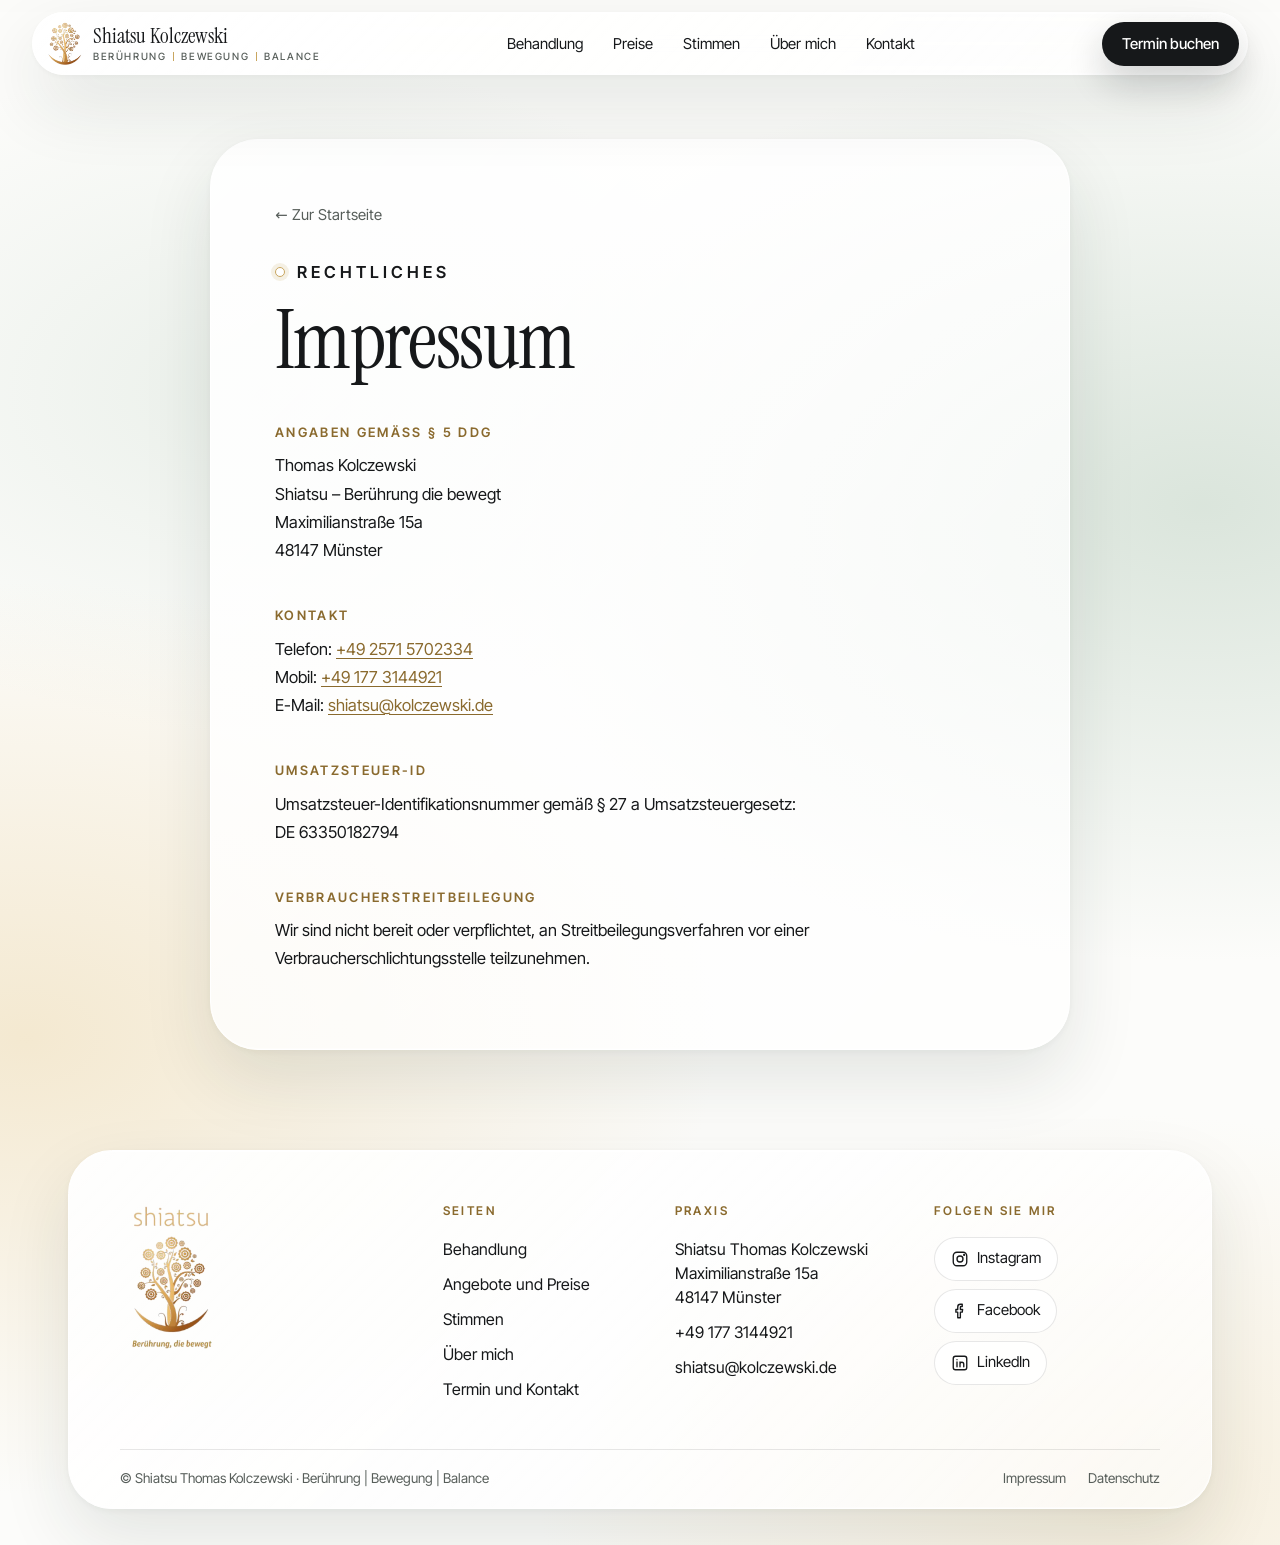
<file: website/impressum/index.html>
<!DOCTYPE html>
<html lang="de" data-root="../">
<head>
<meta charset="utf-8">
<meta name="viewport" content="width=device-width, initial-scale=1">
<title>Impressum – Shiatsu Kolczewski</title>
<link rel="canonical" href="https://www.shiatsu-kolczewski.de/impressum/">
<link rel="icon" type="image/png" sizes="32x32" href="../favicon-32.png">
<link rel="apple-touch-icon" href="../apple-touch-icon.png">
<style>
@font-face{font-family:'Instrument Serif';font-style:normal;font-weight:400;font-display:swap;src:url('../fonts/instrument-serif-latin-400-normal.woff2') format('woff2')}
@font-face{font-family:'Instrument Serif';font-style:italic;font-weight:400;font-display:swap;src:url('../fonts/instrument-serif-latin-400-italic.woff2') format('woff2')}
@font-face{font-family:'Inter Tight';font-style:normal;font-weight:400;font-display:swap;src:url('../fonts/inter-tight-latin-400-normal.woff2') format('woff2')}
@font-face{font-family:'Inter Tight';font-style:normal;font-weight:500;font-display:swap;src:url('../fonts/inter-tight-latin-500-normal.woff2') format('woff2')}
@font-face{font-family:'Inter Tight';font-style:normal;font-weight:600;font-display:swap;src:url('../fonts/inter-tight-latin-600-normal.woff2') format('woff2')}

:root{--spring:cubic-bezier(.2,.8,.2,1)}
@supports (transition-timing-function: linear(0, 1)){:root{--spring:linear(0, 0.0547, 0.1726, 0.309, 0.4408, 0.5577, 0.656, 0.7361, 0.7997, 0.8493, 0.8874, 0.9164, 0.9383, 0.9547, 0.9668, 0.9758, 0.9824, 0.9872, 0.9908, 0.9934, 0.9952, 0.9966, 0.9975, 0.9982, 1)}}
body{margin:0;background:#FBFBF9}
a{color:#16181A}a:hover{color:#8A6A2E}
.site{--ink:#16181A;--muted:#575E5A;--line:rgba(22,24,26,.10);--bg:#FBFBF9;--tone:#F3F5F1;--gold-l:#C9A65F;
  font-family:'Inter Tight',system-ui,-apple-system,'Segoe UI',sans-serif;color:var(--ink);background:var(--bg);overflow-x:clip;position:relative;-webkit-font-smoothing:antialiased}
.site *{box-sizing:border-box}
.site img{display:block;max-width:100%}
.container{width:100%;max-width:1240px;margin:0 auto;padding-inline:clamp(20px,4vw,48px);position:relative;z-index:2}
.display{font-family:'Instrument Serif',Georgia,'Times New Roman',serif;font-weight:400;letter-spacing:-.02em;line-height:.98;margin:0;text-wrap:balance}
.display em{font-style:italic;color:var(--accent)}
.eyebrow{display:flex;align-items:center;gap:12px;font-size:0.8125rem;font-weight:600;letter-spacing:.24em;text-transform:uppercase;color:var(--accent);margin:0}
.eyebrow::before{content:'';flex:none;width:8px;height:8px;border-radius:50%;border:1.5px solid var(--gold-l);background:#fff;box-shadow:0 0 0 4px rgba(201,166,95,.16)}
.lead{font-size:clamp(1.125rem,1.5vw,1.25rem);line-height:1.6;color:var(--muted);margin:0;text-wrap:pretty}
.glass{background:linear-gradient(135deg,rgba(255,255,255,.95),rgba(255,255,255,.66));-webkit-backdrop-filter:blur(28px) saturate(175%);backdrop-filter:blur(28px) saturate(175%);
  border:1px solid #fff;box-shadow:0 30px 70px rgba(30,45,35,.11),0 2px 6px rgba(30,45,35,.04),inset 0 1px 0 #fff,inset 0 -1px 0 rgba(255,255,255,.55)}
.aura{position:absolute;border-radius:50%;filter:blur(90px);pointer-events:none;z-index:0}
.aura.sage{background:#C9D9CC;opacity:.7}
.aura.gold{background:#F1E2C2;opacity:.8}

.btn{display:inline-flex;align-items:center;gap:12px;min-height:52px;padding:0 26px;border-radius:999px;font-size:1rem;font-weight:500;text-decoration:none;transition:transform .5s var(--spring),box-shadow .5s var(--spring),background-color .2s ease,color .2s ease}
@media (hover:hover) and (pointer:fine){.btn:hover{transform:translateY(-2px)}}
.btn-dark{background:var(--ink);color:#fff;box-shadow:0 16px 36px rgba(22,24,26,.20)}
.btn-dark:hover{color:#fff}
.btn-glass{color:var(--ink)}
.btn-light{background:#fff;color:var(--ink)}
.btn-light:hover{color:var(--ink)}
.btn-sm{min-height:44px;padding:0 20px;font-size:0.9375rem}
.btn-dot{width:28px;height:28px;border-radius:50%;background:var(--gold-l);display:inline-flex;align-items:center;justify-content:center;margin-right:-10px}

/* nav */
.nav-wrap{position:sticky;top:12px;z-index:40;padding-inline:clamp(12px,3vw,32px)}
.nav{max-width:1240px;margin:12px auto 0;border-radius:999px;display:flex;align-items:center;justify-content:space-between;gap:20px;padding:8px 8px 8px 14px}
.brand{display:flex;align-items:center;gap:10px;text-decoration:none;color:var(--ink)}
.brand-logo{width:36px;height:auto}
.brand-name{display:flex;flex-direction:column;line-height:1.05;font-family:'Instrument Serif',serif;font-size:1.3125rem}
.tagline{display:flex;align-items:center;gap:7px;margin-top:4px;font-family:'Inter Tight',sans-serif;font-size:0.625rem;font-weight:500;letter-spacing:.16em;text-transform:uppercase;color:var(--muted);white-space:nowrap}
.tagline i{display:block;width:1px;height:9px;background:var(--gold-l)}
.links{display:flex;gap:2px}
.links a{font-size:0.9375rem;text-decoration:none;padding:12px 14px;border-radius:999px;color:var(--ink)}
.links a:hover{background:#fff;color:var(--accent)}

/* hero */
.hero{position:relative;margin-top:-80px;padding:150px 0 110px}
.hero-grid{display:grid;grid-template-columns:repeat(auto-fit,minmax(min(440px,100%),1fr));gap:clamp(40px,6vw,80px);align-items:center}
.hero-copy{display:flex;flex-direction:column;gap:26px}
.hero-title{font-size:clamp(3.5rem,7vw,7rem)}
.w{display:inline-block;opacity:0;transform:translateY(22px);filter:blur(6px);animation:rise .7s cubic-bezier(.2,.8,.2,1) forwards}
.w1{animation-delay:.04s}.w2{animation-delay:.1s}.w3{animation-delay:.16s}.w4{animation-delay:.22s}
@keyframes rise{to{opacity:1;transform:none;filter:blur(0)}}
.fade{opacity:0;animation:fadeUp .6s .28s cubic-bezier(.2,.8,.2,1) forwards}
.fade.d2{animation-delay:.36s}.fade.d3{animation-delay:.44s}
@keyframes fadeUp{from{opacity:0;transform:translateY(14px)}to{opacity:1;transform:none}}
.cta-row{display:flex;flex-wrap:wrap;gap:12px}
.trust{list-style:none;margin:0;padding:0;display:flex;flex-wrap:wrap;gap:10px 22px;font-size:0.9375rem;color:var(--muted)}
.trust li{display:flex;align-items:center;gap:8px}
.trust b{color:var(--ink)}
.stars{display:inline-flex;gap:2px}
.stars svg{width:16px;height:16px}

.hero-media{position:relative;min-height:560px;perspective:1400px}
.hm-main{position:relative;margin:0 0 0 auto;width:min(440px,88%);aspect-ratio:2/3;border-radius:30px;overflow:hidden;box-shadow:0 40px 90px rgba(30,45,35,.18);opacity:0;animation:fadeUp .9s .08s cubic-bezier(.2,.8,.2,1) forwards}
.hm-main img{width:100%;height:100%;object-fit:cover;animation:breathe 18s ease-in-out infinite alternate}
@keyframes breathe{from{transform:scale(1)}to{transform:scale(1.06)}}
.hm-small{position:absolute;left:0;bottom:36px;width:min(220px,44%);padding:8px;border-radius:24px;transform:rotateY(12deg) rotateX(4deg);opacity:0;animation:fadeUp .9s .4s cubic-bezier(.2,.8,.2,1) forwards;margin:0}
.hm-small img{width:100%;aspect-ratio:4/5;object-fit:cover;object-position:50% 25%;border-radius:18px}
.hm-card{position:absolute;right:-8px;top:40px;padding:14px 18px;border-radius:18px;display:flex;flex-direction:column;gap:2px;opacity:0;animation:fadeUp .8s .5s cubic-bezier(.2,.8,.2,1) forwards}
.hm-card b{font-family:'Instrument Serif',serif;font-weight:400;font-size:1.625rem;line-height:1.05}
.hm-card span{font-size:0.8125rem;color:var(--muted)}

/* meridian motif */
.meridian{position:absolute;inset:0;width:100%;height:100%;z-index:1;pointer-events:none}
.meridian .m-line{fill:none;stroke:#C9A65F;stroke-width:1.5;stroke-linecap:round;stroke-dasharray:2600;stroke-dashoffset:2600;opacity:.75;animation:draw 3.4s .4s cubic-bezier(.4,0,.2,1) forwards}
@keyframes draw{to{stroke-dashoffset:0}}
.meridian .tp{opacity:0;animation:fadeIn .6s forwards}
.meridian .tp1{animation-delay:1s}.meridian .tp2{animation-delay:1.6s}.meridian .tp3{animation-delay:2.2s}.meridian .tp4{animation-delay:2.8s}
@keyframes fadeIn{to{opacity:1}}

/* sections */
.section{position:relative;padding:clamp(80px,9vw,128px) 0}
.section.toned{margin-inline:clamp(8px,1.6vw,24px);border-radius:clamp(28px,4vw,56px);background:linear-gradient(160deg,rgba(255,255,255,.88),rgba(255,255,255,.60));border:1px solid #fff;box-shadow:0 30px 90px rgba(30,45,35,.08),inset 0 1px 0 #fff}
.head{display:flex;flex-direction:column;gap:16px;max-width:720px;margin-bottom:48px}
.head.center{margin-inline:auto;text-align:center;align-items:center}
.h2{font-size:clamp(2.625rem,5vw,4.75rem)}

.film-frame{border-radius:30px;padding:10px;margin:0}
.film-frame video{display:block;width:100%;aspect-ratio:16/9;border-radius:22px;background:#F3F5F1;object-fit:cover}
.film-caption{display:flex;flex-wrap:wrap;justify-content:space-between;gap:12px;margin-top:18px;font-size:0.875rem;color:var(--muted)}
.textlink{font-weight:500;text-decoration:underline;text-underline-offset:4px}

.intro-row{display:grid;grid-template-columns:repeat(auto-fit,minmax(min(420px,100%),1fr));gap:32px 48px;align-items:end;margin-bottom:48px}
.tiles{display:grid;grid-template-columns:repeat(auto-fit,minmax(min(250px,100%),1fr));gap:20px}
.tile{border-radius:26px;overflow:hidden;display:flex;flex-direction:column;transition:transform .6s var(--spring),box-shadow .6s var(--spring)}
@media (hover:hover) and (pointer:fine){.tile:hover{transform:translateY(-6px);box-shadow:0 34px 70px rgba(30,45,35,.14)}}
.tile img{width:100%;aspect-ratio:4/3;object-fit:cover}
.tile-body{padding:22px 24px 26px;display:flex;flex-direction:column;gap:8px}
.tile-no{font-family:'Instrument Serif',serif;font-size:1.125rem;color:var(--accent)}
.tile h3{font-family:'Instrument Serif',serif;font-weight:400;font-size:1.875rem;line-height:1.05;margin:0}
.tile p{margin:0;font-size:1rem;line-height:1.55;color:var(--muted)}
.note{font-size:0.8125rem;line-height:1.5;color:var(--muted);margin:24px 0 0}

.split{display:grid;grid-template-columns:repeat(auto-fit,minmax(min(440px,100%),1fr));gap:clamp(40px,6vw,88px);align-items:center}
.photo-frame{border-radius:30px;padding:10px;margin:0}
.photo-frame img{width:100%;border-radius:22px;object-fit:cover}
.steps{list-style:none;margin:0;padding:0;display:flex;flex-direction:column}
.step{display:grid;grid-template-columns:52px minmax(0,1fr);gap:18px;padding:22px 0;border-bottom:1px solid var(--line)}
.step:last-child{border-bottom:none}
.step-num{width:44px;height:44px;border-radius:50%;display:flex;align-items:center;justify-content:center;font-family:'Instrument Serif',serif;font-size:1.375rem;background:#fff;border:1.5px solid var(--gold-l);color:var(--accent)}
.step h3{font-family:'Instrument Serif',serif;font-weight:400;font-size:1.75rem;line-height:1.1;margin:0 0 4px}
.step p{margin:0;font-size:1rem;line-height:1.55;color:var(--muted)}
.facts{display:flex;flex-wrap:wrap;gap:8px 22px;margin-top:20px;font-size:0.875rem;color:var(--muted)}
.facts span{display:flex;align-items:center;gap:8px}
.facts span::before{content:'';width:6px;height:6px;border-radius:50%;background:var(--gold-l)}

.prices{display:grid;grid-template-columns:repeat(auto-fit,minmax(min(260px,100%),1fr));gap:20px;align-items:stretch}
.price{border-radius:28px;padding:32px 28px;display:flex;flex-direction:column;gap:16px;transition:transform .6s var(--spring)}
@media (hover:hover) and (pointer:fine){.price:hover{transform:translateY(-6px)}}
.price.feature{background:#16181A;color:#fff;border:1px solid #2A2E31;box-shadow:0 26px 60px rgba(22,24,26,.20)}
.price.feature .p-meta,.price.feature .p-list{color:rgba(255,255,255,.75)}
.price.feature .p-name{color:var(--gold-l)}
.p-name{font-size:0.75rem;font-weight:600;letter-spacing:.2em;text-transform:uppercase;color:var(--accent)}
.p-amount{font-family:'Instrument Serif',serif;font-size:3.75rem;line-height:1}
.p-meta{font-size:0.9375rem;color:var(--muted)}
.p-list{list-style:none;margin:0;padding:0;display:flex;flex-direction:column;gap:8px;font-size:0.9375rem;color:var(--muted);flex-grow:1}
.ph{background:rgba(201,166,95,.2);border-radius:6px;padding:0 6px}
.price .btn{align-self:flex-start}

.about-copy{display:flex;flex-direction:column;gap:20px}
.about-copy p{margin:0;font-size:1.125rem;line-height:1.65;color:var(--muted)}
.about-facts{display:grid;grid-template-columns:repeat(auto-fit,minmax(min(180px,100%),1fr));gap:12px}
.about-facts div{border-radius:18px;padding:16px 18px;font-size:0.875rem;line-height:1.4;color:var(--muted)}
.about-facts b{display:block;font-family:'Instrument Serif',serif;font-weight:400;font-size:1.5rem;color:var(--ink);margin-bottom:2px}

.gallery{columns:3 260px;column-gap:16px}
.gallery figure{margin:0 0 16px;break-inside:avoid;border-radius:22px;overflow:hidden;box-shadow:0 18px 40px rgba(30,45,35,.10)}
.gallery img{width:100%;transition:transform .8s cubic-bezier(.2,.7,.2,1)}
@media (hover:hover) and (pointer:fine){.gallery figure:hover img{transform:scale(1.04)}}

.contact-card{border-radius:30px;padding:34px;display:grid;grid-template-columns:repeat(auto-fit,minmax(min(200px,100%),1fr));gap:24px}
.c-label{font-size:0.75rem;font-weight:600;letter-spacing:.2em;text-transform:uppercase;color:var(--accent);margin-bottom:8px}
.c-value{font-size:1.0625rem;line-height:1.5}
.c-value a{text-decoration:none}
.footer{position:relative;z-index:2;padding:clamp(20px,3vw,36px) 0 clamp(20px,3vw,36px);font-size:0.9375rem;color:var(--muted)}
.f-panel{border-radius:clamp(28px,3.4vw,44px);padding:clamp(28px,4vw,56px) clamp(24px,4vw,56px) 0}
.f-top{display:grid;grid-template-columns:1.5fr 1fr 1.15fr 1.25fr;gap:clamp(28px,4vw,56px);padding-bottom:clamp(28px,4vw,48px)}
.f-brand{display:flex;flex-direction:column;align-items:flex-start;gap:18px}
.footer-logo{width:104px;height:auto}
.f-col{display:flex;flex-direction:column;align-items:flex-start;gap:11px;line-height:1.5}
.f-col .c-label{margin-bottom:6px}
.f-col a,.f-col span{color:var(--ink);text-decoration:none;font-size:1rem}
.f-col a:hover{color:var(--accent)}
.f-social .social{flex-direction:column;align-items:flex-start;gap:8px}
.f-social .social a{font-size:0.9375rem;background:rgba(255,255,255,.85)}
.f-bottom{display:flex;flex-wrap:wrap;align-items:center;justify-content:space-between;gap:10px 24px;padding:20px 0 22px;border-top:1px solid var(--line);font-size:0.8438rem;color:var(--muted)}
.f-bottom nav{display:flex;gap:22px}
.f-bottom a{color:var(--muted);text-decoration:none}
.f-bottom a:hover{color:var(--accent);text-decoration:underline;text-underline-offset:4px}
@media (max-width: 960px){ .f-top{grid-template-columns:1fr 1fr} .f-brand{grid-column:1 / -1} }
@media (max-width: 520px){ .f-top{grid-template-columns:1fr} .f-social .social{flex-direction:row;flex-wrap:wrap} }

@supports (animation-timeline: view()){
  .reveal{animation:reveal linear both;animation-timeline:view();animation-range:entry 0% cover 25%}
  @keyframes reveal{from{opacity:0;transform:translateY(36px)}to{opacity:1;transform:none}}
}
.still *,.still *::before,.still *::after{animation:none !important;transition:none !important}
.still .w,.still .fade,.still .hm-main,.still .hm-small,.still .hm-card,.still .meridian .tp{opacity:1;transform:none;filter:none}
.still .meridian .m-line{stroke-dashoffset:0}
@media (prefers-reduced-motion: reduce){
  .site *,.site *::before,.site *::after{animation:none !important;transition:none !important}
  .site .w,.site .fade,.site .hm-main,.site .hm-small,.site .hm-card,.site .meridian .tp{opacity:1;filter:none}
  .site .meridian .m-line{stroke-dashoffset:0}
}
@media (max-width: 960px){
  .links{display:none}
  .m-menu{display:block}
  .hero{padding-top:130px}
  .hero-media{min-height:0}
  .hm-main{margin:0 auto}
  .hm-small{display:none}
  .hm-card{right:12px;top:16px}
}
@media (max-width: 520px){
  .nav-cta{display:none}
  .brand-name{font-size:1.1875rem}
  .tagline{font-size:0.5312rem;letter-spacing:.1em;gap:5px}
  .brand-logo{width:30px}
}

/* phone menu */
.nav-right{display:flex;align-items:center;gap:8px}
.m-menu{display:none;position:relative}
.m-menu summary{list-style:none;width:44px;height:44px;border-radius:50%;display:flex;align-items:center;justify-content:center;cursor:pointer;background:#fff;border:1px solid var(--line)}
.m-menu summary::-webkit-details-marker{display:none}
.m-menu .ic-close{display:none}
.m-menu[open] .ic-open{display:none}
.m-menu[open] .ic-close{display:block}
.m-panel{position:absolute;right:0;top:56px;width:min(300px,86vw);border-radius:24px;padding:12px;display:flex;flex-direction:column;gap:2px;z-index:60}
.m-panel a{font-size:1.0625rem;text-decoration:none;padding:13px 16px;border-radius:14px;color:var(--ink)}
.m-panel a:hover{background:#fff}
.m-panel .btn{justify-content:center;margin-top:8px;color:#fff}

/* social */
.social{display:flex;flex-wrap:wrap;gap:10px}
.social a{display:inline-flex;align-items:center;gap:8px;min-height:44px;padding:0 16px;border-radius:999px;border:1px solid var(--line);background:#fff;font-size:0.9375rem;text-decoration:none;color:var(--ink)}
.social a:hover{border-color:var(--gold-l);color:var(--accent)}
.social svg{width:18px;height:18px}

/* reviews */
.reviews-wrap{display:grid;grid-template-columns:minmax(260px,330px) minmax(0,1fr);gap:28px;align-items:center}
.score{border-radius:28px;padding:34px;display:flex;flex-direction:column;gap:10px}
.score-num{font-family:'Instrument Serif',serif;font-size:clamp(6rem,10vw,8.75rem);line-height:.85}
.score .stars svg{width:24px;height:24px}
.score-links{display:flex;flex-direction:column;gap:10px;margin-top:10px;font-size:0.9375rem}
/* testimonials: columns of cards that drift slowly up and down; built by the script from the .review blocks */
.t-wrap{position:relative;min-width:0}
.t-wall{display:grid;gap:16px;max-height:560px;overflow-y:auto;border-radius:24px}
.t-wall.is-live{display:flex;gap:16px;height:clamp(440px,62vh,580px);max-height:none;overflow:hidden;border-radius:0;
  -webkit-mask-image:linear-gradient(to bottom,transparent 0,#000 14%,#000 86%,transparent 100%);mask-image:linear-gradient(to bottom,transparent 0,#000 14%,#000 86%,transparent 100%)}
.t-wall.is-live > .review{display:none}
.t-col{flex:1;min-width:0}
.t-track{display:flex;flex-direction:column;animation:t-drift 60s linear infinite;will-change:transform}
.t-track.down{animation-direction:reverse}
.t-wall.is-live:hover .t-track,.t-wall.is-live:focus-within .t-track,.t-wall.paused .t-track{animation-play-state:paused}
@keyframes t-drift{to{transform:translateY(-50%)}}
.review{margin:0;border-radius:24px;padding:24px 26px;display:flex;flex-direction:column;gap:12px;background:linear-gradient(135deg,rgba(255,255,255,.97),rgba(255,255,255,.78));border:1px solid #fff;box-shadow:0 14px 34px rgba(30,45,35,.08),inset 0 1px 0 #fff}
.t-track .review{margin-bottom:16px}
.review::before{content:'★★★★★';font-size:0.875rem;letter-spacing:3px;color:var(--gold-l);line-height:1}
.review blockquote{margin:0;font-family:'Instrument Serif',serif;font-size:clamp(1.25rem,1.7vw,1.4375rem);line-height:1.3;color:var(--ink)}
.review figcaption{display:flex;flex-wrap:wrap;align-items:baseline;justify-content:space-between;gap:4px 12px;font-size:0.875rem;color:var(--muted)}
.review figcaption b{color:var(--ink);font-weight:600}
.t-pause{position:absolute;right:10px;bottom:10px;z-index:3;width:44px;height:44px;border-radius:50%;border:1px solid #fff;background:rgba(255,255,255,.9);color:var(--ink);display:none;place-items:center;cursor:pointer;box-shadow:0 8px 22px rgba(30,45,35,.14)}
.t-wall.is-live + .t-pause{display:grid}
.t-pause svg{width:18px;height:18px}
.t-pause .i-play{display:none}
.t-pause[aria-pressed="true"] .i-play{display:block}
.t-pause[aria-pressed="true"] .i-pause{display:none}
.t-pause:hover{border-color:var(--gold-l)}
/* no motion wanted: show the cards as a plain scrollable list */
.still .t-wall.is-live{overflow-y:auto;-webkit-mask-image:none;mask-image:none}
.still .t-track [aria-hidden="true"],.still .t-pause{display:none !important}
@media (prefers-reduced-motion: reduce){
  .t-wall.is-live{overflow-y:auto;-webkit-mask-image:none;mask-image:none}
  .t-track [aria-hidden="true"],.t-pause{display:none !important}
}
@media (max-width: 960px){
  .reviews-wrap{grid-template-columns:1fr}
}
@media (max-width: 960px){ .m-menu{display:block} }

/* opening hours */
.hours{margin:4px 0 0;display:flex;flex-direction:column}
.hours div{display:flex;align-items:baseline;gap:12px;padding:10px 0;border-bottom:1px solid var(--line)}
.hours div:last-child{border-bottom:none}
.hours dt{font-family:'Instrument Serif',Georgia,serif;font-size:1.375rem;line-height:1.1;flex:none}
.hours .leader{flex:1;min-width:16px;border-bottom:1.5px dotted rgba(201,166,95,.7);transform:translateY(-5px)}
.hours dd{margin:0;font-size:1rem;font-weight:500;font-variant-numeric:tabular-nums;white-space:nowrap}
.hours .weekend dt{font-style:italic;color:var(--accent)}
.hours .weekend dd a{color:var(--accent);text-decoration:underline;text-underline-offset:4px}

@media (max-width: 520px){ .hours .weekend{flex-wrap:wrap} .hours .weekend .leader{display:none} .hours .weekend dd{white-space:normal;width:100%} .hours dt{font-size:1.25rem} }

/* phone menu: the nav already blurs, so a nested blur cannot reach the page; keep the panel near-opaque so it stays readable */
.m-panel.glass{background:#FBFBF9}

/* film: sound is off until the visitor switches it on */
.film-sound{display:flex;flex-wrap:wrap;align-items:center;gap:10px 16px}
.sound-btn{display:inline-flex;align-items:center;gap:8px;min-height:44px;padding:0 18px;border-radius:999px;border:1px solid var(--line);background:#fff;color:var(--ink);font:500 0.9375rem/1 'Inter Tight',sans-serif;cursor:pointer;transition:border-color .2s,background .2s,color .2s}
.sound-btn:hover{border-color:var(--gold-l)}
.sound-btn svg{width:19px;height:19px}
.sound-btn .i-on{display:none}
.sound-btn[aria-pressed="true"]{background:var(--ink);color:#fff;border-color:var(--ink)}
.sound-btn[aria-pressed="true"] .i-on{display:block}
.sound-btn[aria-pressed="true"] .i-off{display:none}
.film-caption{align-items:center}

/* soft sage and gold light behind the whole page; white glass sheets and cards sit on top of it */
.site{background:#FCFCFA}
.site::before{content:'';position:absolute;inset:0;z-index:0;pointer-events:none;
  background-image:radial-gradient(ellipse 60% 24% at 94% 26%,rgba(201,217,204,.66),transparent 100%),radial-gradient(ellipse 54% 24% at 2% 54%,rgba(241,226,194,.74),transparent 100%),radial-gradient(ellipse 46% 20% at 88% 78%,rgba(241,226,194,.52),transparent 100%),radial-gradient(ellipse 40% 18% at 20% 20%,rgba(201,217,204,.34),transparent 100%);
  background-size:100% 1900px;background-repeat:repeat-y}
.steps{border-radius:28px;padding:6px 26px;background:linear-gradient(135deg,rgba(255,255,255,.95),rgba(255,255,255,.7));border:1px solid #fff;box-shadow:0 20px 50px rgba(30,45,35,.08),inset 0 1px 0 #fff}
.section + .section.toned,.section.toned + .section.toned{margin-top:clamp(8px,1.6vw,24px)}

.hours-note{margin:0 0 4px;font-family:'Instrument Serif',Georgia,serif;font-style:italic;font-size:1.25rem;line-height:1.3;color:var(--ink)}

/* ---------- Apple design pass (15 Nov 2026) ---------- */
/* materials: blur only where content moves underneath (sticky nav, cards floating over the hero photo) */
.glass{-webkit-backdrop-filter:none;backdrop-filter:none}
.nav.glass,.hm-card.glass,.hm-small.glass{-webkit-backdrop-filter:blur(28px) saturate(175%);backdrop-filter:blur(28px) saturate(175%)}
/* never a light translucent surface on another: cards inside the white sheets are solid */
.section.toned .glass,.section.toned .steps{background:linear-gradient(135deg,#fff,#FDFDFB)}

/* response: instant feedback on press, no tap delay, spring on release */
.btn,.links a,.m-panel a,.social a,.sound-btn,.t-pause,.m-menu summary,.textlink,.f-col a,.f-bottom a,.score-links a,.skip-link{-webkit-tap-highlight-color:transparent;touch-action:manipulation}
.m-menu summary,.social a,.sound-btn,.t-pause{transition:transform .5s var(--spring),border-color .2s ease,background-color .2s ease,color .2s ease}
.links a,.m-panel a{transition:transform .5s var(--spring),background-color .2s ease,color .2s ease}
.btn:active,.sound-btn:active,.t-pause:active,.m-menu summary:active,.social a:active{transform:scale(.97);transition:transform .1s ease-out}
.links a:active,.m-panel a:active{background:#fff;transform:scale(.97);transition:transform .1s ease-out,background-color .1s ease-out}

/* phone menu grows out of its button and closes back into it; reversible mid-way (script) */
.m-panel{transform-origin:calc(100% - 22px) -34px;transition:opacity .3s var(--spring),transform .5s var(--spring),filter .3s ease}
.m-menu:not([open]) .m-panel{opacity:0;transform:scale(.9);filter:blur(8px)}
@starting-style{.m-menu[open] .m-panel{opacity:0;transform:scale(.9);filter:blur(8px)}}
.m-menu.is-opening .m-panel{opacity:0;transform:scale(.9);filter:blur(8px);transition:none}
.m-menu.is-closing .m-panel{opacity:0;transform:scale(.9);filter:blur(8px);pointer-events:none;transition:opacity .2s ease-in,transform .24s ease-in,filter .2s ease-in}

/* keyboard: visible focus and a skip link */
.site :is(a,button,summary,video):focus-visible{outline:2.5px solid var(--accent);outline-offset:3px}
.price.feature :is(a,button):focus-visible{outline-color:var(--gold-l)}
.skip-link{position:absolute;left:16px;top:-80px;z-index:100;padding:12px 20px;border-radius:999px;background:var(--ink);color:#fff;font-weight:500;text-decoration:none;transition:top .5s var(--spring)}
.skip-link:focus{top:16px;color:#fff}
#inhalt:focus{outline:none}

/* testimonials pause while off screen (script) */
.t-wall.offscreen .t-track{animation-play-state:paused}

/* phones: footer links get finger-sized targets */
@media (max-width: 520px){ .f-col{gap:2px} .f-col a,.f-col span{padding:9px 0} .f-bottom nav a{padding:12px 0} }

/* visitor settings: less transparency, more contrast */
@media (prefers-reduced-transparency: reduce){
  .glass,.section.toned,.steps,.review,.t-pause,.f-social .social a{background:#fff !important;-webkit-backdrop-filter:none !important;backdrop-filter:none !important}
}
@media (prefers-contrast: more){
  .site{--muted:#3B413D;--line:rgba(22,24,26,.38);--accent:#6E5223 !important}
  .glass,.section.toned,.steps,.review,.social a,.sound-btn,.m-menu summary,.t-pause{background:#fff !important;border-color:rgba(22,24,26,.5) !important;-webkit-backdrop-filter:none !important;backdrop-filter:none !important}
  .price.feature .p-meta,.price.feature .p-list{color:#fff}
}

html{scroll-padding-top:96px}
@media (prefers-reduced-motion: no-preference){html{scroll-behavior:smooth}}

/* ---------- legal pages (Impressum, Datenschutz) ---------- */
.legal-main{position:relative;z-index:2;padding:clamp(28px,5vw,64px) 0 clamp(32px,5vw,72px)}
.legal-sheet{display:block;max-width:860px;margin:0 auto;padding:clamp(28px,5vw,64px);border-radius:clamp(28px,4vw,48px)}
.legal-back{display:inline-flex;align-items:center;gap:8px;margin-bottom:clamp(22px,3vw,34px);font-size:0.9375rem;color:var(--muted);text-decoration:none}
.legal-back:hover{color:var(--ink)}
.legal-title{font-size:clamp(2.875rem,6.4vw,5.25rem);margin:14px 0 clamp(18px,2.6vw,28px);hyphens:manual}
.legal-lead{font-size:clamp(1.0625rem,1.4vw,1.1875rem);line-height:1.6;color:var(--muted);margin:0 0 6px;text-wrap:pretty}
.legal-sheet h2{font:600 0.8125rem/1.45 'Inter Tight',system-ui,sans-serif;letter-spacing:.18em;text-transform:uppercase;color:var(--accent);margin:clamp(30px,3.6vw,42px) 0 10px}
.legal-sheet p,.legal-sheet li{font-size:1.0312rem;line-height:1.7;color:var(--ink);margin:0 0 12px;text-wrap:pretty}
.legal-sheet ul{margin:0 0 12px;padding-left:1.2em}
.legal-sheet li{margin-bottom:6px}
.legal-sheet li::marker{color:var(--gold-l)}
.legal-sheet a:not(.legal-back){color:var(--accent);text-decoration:underline;text-decoration-thickness:1px;text-underline-offset:3px;overflow-wrap:anywhere}
.legal-box{margin-top:18px !important;padding:16px 20px;border-left:3px solid var(--gold-l);border-radius:0 16px 16px 0;background:rgba(201,166,95,.09)}
.legal-date{margin-top:clamp(30px,4vw,44px) !important;font-size:0.875rem !important;color:var(--muted) !important}
@media (max-width: 520px){ .legal-sheet{border-radius:28px} .legal-sheet p,.legal-sheet li{font-size:1rem} }
/* ---------- thank-you page after a booking request (16 Nov 2026) ---------- */
.legal-sheet ol.thanks-steps{list-style:none;counter-reset:step;margin:0 0 12px;padding:0}
.legal-sheet ol.thanks-steps li{counter-increment:step;position:relative;padding-left:44px;margin-bottom:14px}
.legal-sheet ol.thanks-steps li::before{content:counter(step);position:absolute;left:0;top:1px;width:30px;height:30px;border-radius:50%;display:grid;place-items:center;font:600 0.875rem/1 'Inter Tight',system-ui,sans-serif;color:var(--accent);background:rgba(201,166,95,.14)}
.legal-sheet ol.thanks-steps strong{font-weight:600}
.legal-sheet .thanks-sign{margin-top:clamp(24px,3vw,34px);font-family:'Instrument Serif',Georgia,serif;font-style:italic;font-size:1.375rem;line-height:1.4}
.legal-sheet .thanks-actions{margin-top:clamp(22px,3vw,30px)}
.legal-sheet a.btn{color:#fff;text-decoration:none}

</style>
</head>
<body>
<div class="site" style="--accent: #8A6A2E">
<a class="skip-link" href="#inhalt">Zum Inhalt springen</a>
<header class="nav-wrap">
    <nav class="nav glass" aria-label="Hauptnavigation">
      <a class="brand" href="../">
        <img class="brand-logo" src="../img/logo-tree.png" alt="Logo Shiatsu Kolczewski">
        <span class="brand-name">Shiatsu Kolczewski<span class="tagline"><span>Berührung</span><i></i><span>Bewegung</span><i></i><span>Balance</span></span></span>
      </a>
      <div class="links">
        <a href="../#behandlung">Behandlung</a>
        <a href="../#preise">Preise</a>
        <a href="../#stimmen">Stimmen</a>
        <a href="../#ueber">Über mich</a>
        <a href="../#kontakt">Kontakt</a>
      </div>
      <div class="nav-right">
        <a class="btn btn-dark btn-sm nav-cta" href="https://cal.com/shiatsu-kolczewski" target="_blank" rel="noopener">Termin buchen</a>
        <details class="m-menu">
          <summary aria-label="Menü öffnen">
            <svg class="ic-open" width="20" height="20" viewBox="0 0 24 24" fill="none" stroke="#16181A" stroke-width="2" stroke-linecap="round" aria-hidden="true"><path d="M4 7h16M4 12h16M4 17h16"></path></svg>
            <svg class="ic-close" width="20" height="20" viewBox="0 0 24 24" fill="none" stroke="#16181A" stroke-width="2" stroke-linecap="round" aria-hidden="true"><path d="M6 6l12 12M18 6L6 18"></path></svg>
          </summary>
          <div class="m-panel glass">
            <a href="../#behandlung">Behandlung</a>
            <a href="../#preise">Preise</a>
            <a href="../#ablauf">Ablauf</a>
            <a href="../#stimmen">Stimmen</a>
            <a href="../#ueber">Über mich</a>
            <a href="../#praxis">Die Praxis</a>
            <a href="../#kontakt">Kontakt</a>
            <a class="btn btn-dark" href="https://cal.com/shiatsu-kolczewski" target="_blank" rel="noopener">Termin online buchen</a>
          </div>
        </details>
      </div>
    </nav>
  </header>
<main class="legal-main" id="inhalt" tabindex="-1"><div class="container"><article class="legal-sheet glass">
<a class="legal-back" href="../">&larr; Zur Startseite</a>
<p class="eyebrow">Rechtliches</p>
<h1 class="display legal-title">Impressum</h1>

<h2>Angaben gemäß § 5 DDG</h2>
<p>Thomas Kolczewski<br>
Shiatsu – Berührung die bewegt<br>
Maximilianstraße 15a<br>
48147 Münster</p>

<h2>Kontakt</h2>
<p>Telefon: <a href="tel:+4925715702334">+49 2571 5702334</a><br>
Mobil: <a href="tel:+491773144921">+49 177 3144921</a><br>
E-Mail: <a href="mailto:shiatsu@kolczewski.de">shiatsu@kolczewski.de</a></p>

<h2>Umsatzsteuer-ID</h2>
<p>Umsatzsteuer-Identifikationsnummer gemäß § 27 a Umsatzsteuergesetz:<br>
DE 63350182794</p>

<h2>Verbraucherstreitbeilegung</h2>
<p>Wir sind nicht bereit oder verpflichtet, an Streitbeilegungsverfahren vor einer Verbraucherschlichtungsstelle teilzunehmen.</p>
</article></div></main>
<footer class="footer">
    <div class="container">
      <div class="f-panel glass">
        <div class="f-top">
          <div class="f-brand">
            <img class="footer-logo" src="../img/logo-full.png" alt="Shiatsu – Berührung, die bewegt">
          </div>
          <nav class="f-col" aria-label="Seiten">
            <div class="c-label">Seiten</div>
            <a href="../#behandlung">Behandlung</a>
            <a href="../#preise">Angebote und Preise</a>
            <a href="../#stimmen">Stimmen</a>
            <a href="../#ueber">Über mich</a>
            <a href="../#kontakt">Termin und Kontakt</a>
          </nav>
          <div class="f-col">
            <div class="c-label">Praxis</div>
            <span>Shiatsu Thomas Kolczewski<br>Maximilianstraße 15a<br>48147 Münster</span>
            <a href="tel:+491773144921">+49 177 3144921</a>
            <a href="mailto:shiatsu@kolczewski.de">shiatsu@kolczewski.de</a>
          </div>
          <div class="f-col f-social">
            <div class="c-label">Folgen Sie mir</div>
            <div class="social"><a href="https://www.instagram.com/shiatsu_thomas/"><svg viewBox="0 0 24 24" fill="none" stroke="currentColor" stroke-width="1.8" stroke-linecap="round" stroke-linejoin="round" aria-hidden="true"><rect x="3" y="3" width="18" height="18" rx="5"></rect><circle cx="12" cy="12" r="4"></circle><circle cx="17.5" cy="6.5" r="0.6" fill="currentColor"></circle></svg>Instagram</a><a href="https://www.facebook.com/p/Shiatsu-Ber%C3%BChrung-die-bewegt-Thomas-Kolczewski-100063616897824/"><svg viewBox="0 0 24 24" fill="none" stroke="currentColor" stroke-width="1.8" stroke-linecap="round" stroke-linejoin="round" aria-hidden="true"><path d="M15 3h-2.5A3.5 3.5 0 0 0 9 6.5V10H6.5v3.5H9V21h3.5v-7.5H15l.5-3.5h-3V7a1 1 0 0 1 1-1H15z"></path></svg>Facebook</a><a href="https://www.linkedin.com/in/thomas-kolczewski-434545422/"><svg viewBox="0 0 24 24" fill="none" stroke="currentColor" stroke-width="1.8" stroke-linecap="round" stroke-linejoin="round" aria-hidden="true"><rect x="3" y="3" width="18" height="18" rx="3"></rect><path d="M8 10.5V17M8 7.5v.01M12 17v-6.5M12 13.5a2.5 2.5 0 0 1 5 0V17"></path></svg>LinkedIn</a></div>
          </div>
        </div>
        <div class="f-bottom">
          <span>© Shiatsu Thomas Kolczewski · Berührung | Bewegung | Balance</span>
          <nav aria-label="Rechtliches">
            <a href="../impressum/">Impressum</a>
            <a href="../datenschutzerklaerung/">Datenschutz</a>
          </nav>
        </div>
      </div>
    </div>
  </footer>
</div>
<script>
(function(){
  var menu = document.querySelector('.m-menu');
  if (menu) {
    var sum = menu.querySelector('summary'), timer = null;
    var calm = function(){ return !!(window.matchMedia && window.matchMedia('(prefers-reduced-motion: reduce)').matches); };
    var finish = function(){ clearTimeout(timer); timer = null; menu.classList.remove('is-closing'); menu.removeAttribute('open'); };
    var close = function(){
      if (!menu.hasAttribute('open') || menu.classList.contains('is-closing')) return;
      if (calm()) { finish(); return; }
      menu.classList.add('is-closing');
      timer = setTimeout(finish, 250);
    };
    sum.addEventListener('click', function(e){
      if (menu.classList.contains('is-closing')) { e.preventDefault(); clearTimeout(timer); timer = null; menu.classList.remove('is-closing'); return; }
      if (menu.hasAttribute('open')) { e.preventDefault(); close(); return; }
      if (calm()) return;
      e.preventDefault();                        /* open from the button: render the small state first, then let it grow */
      menu.classList.add('is-opening');
      menu.setAttribute('open', '');
      var pnl = menu.querySelector('.m-panel'); void pnl.offsetWidth; getComputedStyle(pnl).opacity;
      menu.classList.remove('is-opening');
    });
    menu.querySelectorAll('a').forEach(function(a){ a.addEventListener('click', finish); });
    document.addEventListener('click', function(e){ if (menu.hasAttribute('open') && !menu.contains(e.target)) close(); });
    document.addEventListener('keydown', function(e){ if (e.key === 'Escape' && menu.hasAttribute('open')) { close(); sum.focus(); } });
  }

function shiatsuInit(){
  var doc = document;
  /* film: plays muted; sound only after the visitor switches it on */
  var v = doc.querySelector('video[data-film]');
  var sb = doc.querySelector('[data-sound]');
  if (v && !v.dataset.ready) {
    v.dataset.ready = '1';
    v.muted = true;
    var calm = !!(window.matchMedia && window.matchMedia('(prefers-reduced-motion: reduce)').matches);
    var userPaused = false, autoPause = false;
    var tryPlay = function(){ var p = v.play(); if (p && p.catch) p.catch(function(){}); };
    v.addEventListener('pause', function(){ if (!autoPause) userPaused = true; autoPause = false; });
    v.addEventListener('play', function(){ userPaused = false; });
    if (!calm && 'IntersectionObserver' in window) {
      new IntersectionObserver(function(es){ es.forEach(function(en){
        if (en.isIntersecting) { if (!userPaused && v.paused) tryPlay(); }
        else if (!v.paused) { autoPause = true; v.pause(); }
      }); }, {threshold: 0.35}).observe(v);
    } else if (!calm) { tryPlay(); }
    var sync = function(){
      var on = !v.muted && v.volume > 0;
      var b = doc.querySelector('[data-sound]'); if (!b) return;
      b.setAttribute('aria-pressed', on ? 'true' : 'false');
      var l = b.querySelector('[data-sound-label]'); if (l) l.textContent = on ? 'Ton ausschalten' : 'Ton einschalten';
    };
    v.addEventListener('volumechange', sync);
    if (sb) sb.addEventListener('click', function(){
      if (v.muted || v.volume === 0) { v.volume = 0.6; v.muted = false; var q = v.play(); if (q && q.catch) q.catch(function(){}); }
      else { v.muted = true; }
      sync();
    });
    sync();
  }
  /* testimonials: split the .review blocks into columns that drift up and down */
  doc.querySelectorAll('[data-twall]').forEach(function(wall){
    if (wall.dataset.ready) return;
    wall.dataset.ready = '1';
    var src = Array.prototype.slice.call(wall.children).filter(function(el){ return el.classList && el.classList.contains('review'); });
    if (!src.length) return;
    var build = function(){
      var n = (wall.clientWidth >= 620 && src.length >= 4) ? 2 : 1;
      if (wall.dataset.cols === String(n)) return;
      wall.dataset.cols = String(n);
      wall.querySelectorAll('.t-col').forEach(function(c){ c.remove(); });
      for (var c = 0; c < n; c++) {
        var own = src.filter(function(_, i){ return i % n === c; });
        var items = own.slice();
        while (items.length < 4) items = items.concat(own);          /* always enough cards to fill the height */
        var col = doc.createElement('div'); col.className = 't-col';
        var track = doc.createElement('div'); track.className = 't-track' + (c % 2 ? ' down' : '');
        for (var pass = 0; pass < 2; pass++) {                        /* second pass makes the loop seamless */
          items.forEach(function(it, i){
            var k = it.cloneNode(true);
            if (pass > 0 || i >= own.length) k.setAttribute('aria-hidden', 'true');
            track.appendChild(k);
          });
        }
        track.style.animationDuration = (items.length * 11) + 's';
        col.appendChild(track); wall.appendChild(col);
      }
      wall.classList.add('is-live');
    };
    build();
    window.addEventListener('resize', build);
    if ('IntersectionObserver' in window) new IntersectionObserver(function(es){ es.forEach(function(en){ wall.classList.toggle('offscreen', !en.isIntersecting); }); }).observe(wall);
    var btn = wall.parentNode.querySelector('[data-tpause]');
    if (btn) btn.addEventListener('click', function(){
      var p = !wall.classList.contains('paused');
      wall.classList.toggle('paused', p);
      btn.setAttribute('aria-pressed', p ? 'true' : 'false');
      btn.setAttribute('aria-label', p ? 'Bewegung fortsetzen' : 'Bewegung anhalten');
    });
  });
}

  shiatsuInit();
  /* Booking (16 Nov 2026): the Cal.com booking calendar opens in a window on this site. Nothing is loaded from Cal.com
     before a booking button is clicked. After a booking request the site itself shows /termin-angefragt/.
     If the window can't be loaded, the button falls back to the normal Cal.com page. */
  (function(){
    var links = document.querySelectorAll('a[href^="https://cal.com/shiatsu-kolczewski"]');
    if (!links.length) return;
    var ORIGIN = 'https://app.cal.com', LIB = ORIGIN + '/embed/embed.js', NS = 'shiatsu';
    var root = document.documentElement.getAttribute('data-root') || './';
    var thanks = new URL(root + 'termin-angefragt/', location.href).href;
    var state = 'idle', pending = null, timer = null;
    var fallback = function(){ if (pending) { var h = pending; pending = null; window.location.href = h; } };
    var done = function(){ pending = null; window.location.href = thanks; };
    function load(){
      if (state !== 'idle') return;
      state = 'loading';
      (function (C, A, L) { var p = function (a, ar) { a.q.push(ar); }; var d = C.document; C.Cal = C.Cal || function () { var cal = C.Cal; var ar = arguments; if (!cal.loaded) { cal.ns = {}; cal.q = cal.q || []; var s = d.createElement('script'); s.src = A; s.onload = function(){ state = 'ready'; clearTimeout(timer); pending = null; }; s.onerror = function(){ state = 'failed'; clearTimeout(timer); fallback(); }; d.head.appendChild(s); cal.loaded = true; } if (ar[0] === L) { var api = function () { p(api, arguments); }; var namespace = ar[1]; api.q = api.q || []; if (typeof namespace === 'string') { cal.ns[namespace] = cal.ns[namespace] || api; p(cal.ns[namespace], ar); p(cal, ['initNamespace', namespace]); } else p(cal, ar); return; } p(cal, ar); }; })(window, LIB, 'init');
      Cal('init', NS, { origin: ORIGIN });
      Cal.ns[NS]('ui', { theme: 'light', layout: 'month_view', hideEventTypeDetails: false });
      Cal.ns[NS]('on', { action: 'bookingSuccessfulV2', callback: done });
      Cal.ns[NS]('on', { action: 'rescheduleBookingSuccessfulV2', callback: done });
    }
    links.forEach(function(a){
      a.addEventListener('click', function(e){
        if (e.button !== 0 || e.metaKey || e.ctrlKey || e.shiftKey || e.altKey) return;   /* new tab / window: leave as a normal link */
        if (state === 'failed') return;                                                   /* window couldn't load before: normal link */
        e.preventDefault();
        var href = a.getAttribute('href');
        load();
        if (state === 'loading') { pending = href; clearTimeout(timer); timer = setTimeout(function(){ if (state === 'loading') { state = 'failed'; fallback(); } }, 15000); }
        Cal.ns[NS]('modal', { calLink: href.replace('https://cal.com/', ''), config: { layout: 'month_view', theme: 'light' } });
      });
    });
  })();
})();
</script>
</body>
</html>
</file>
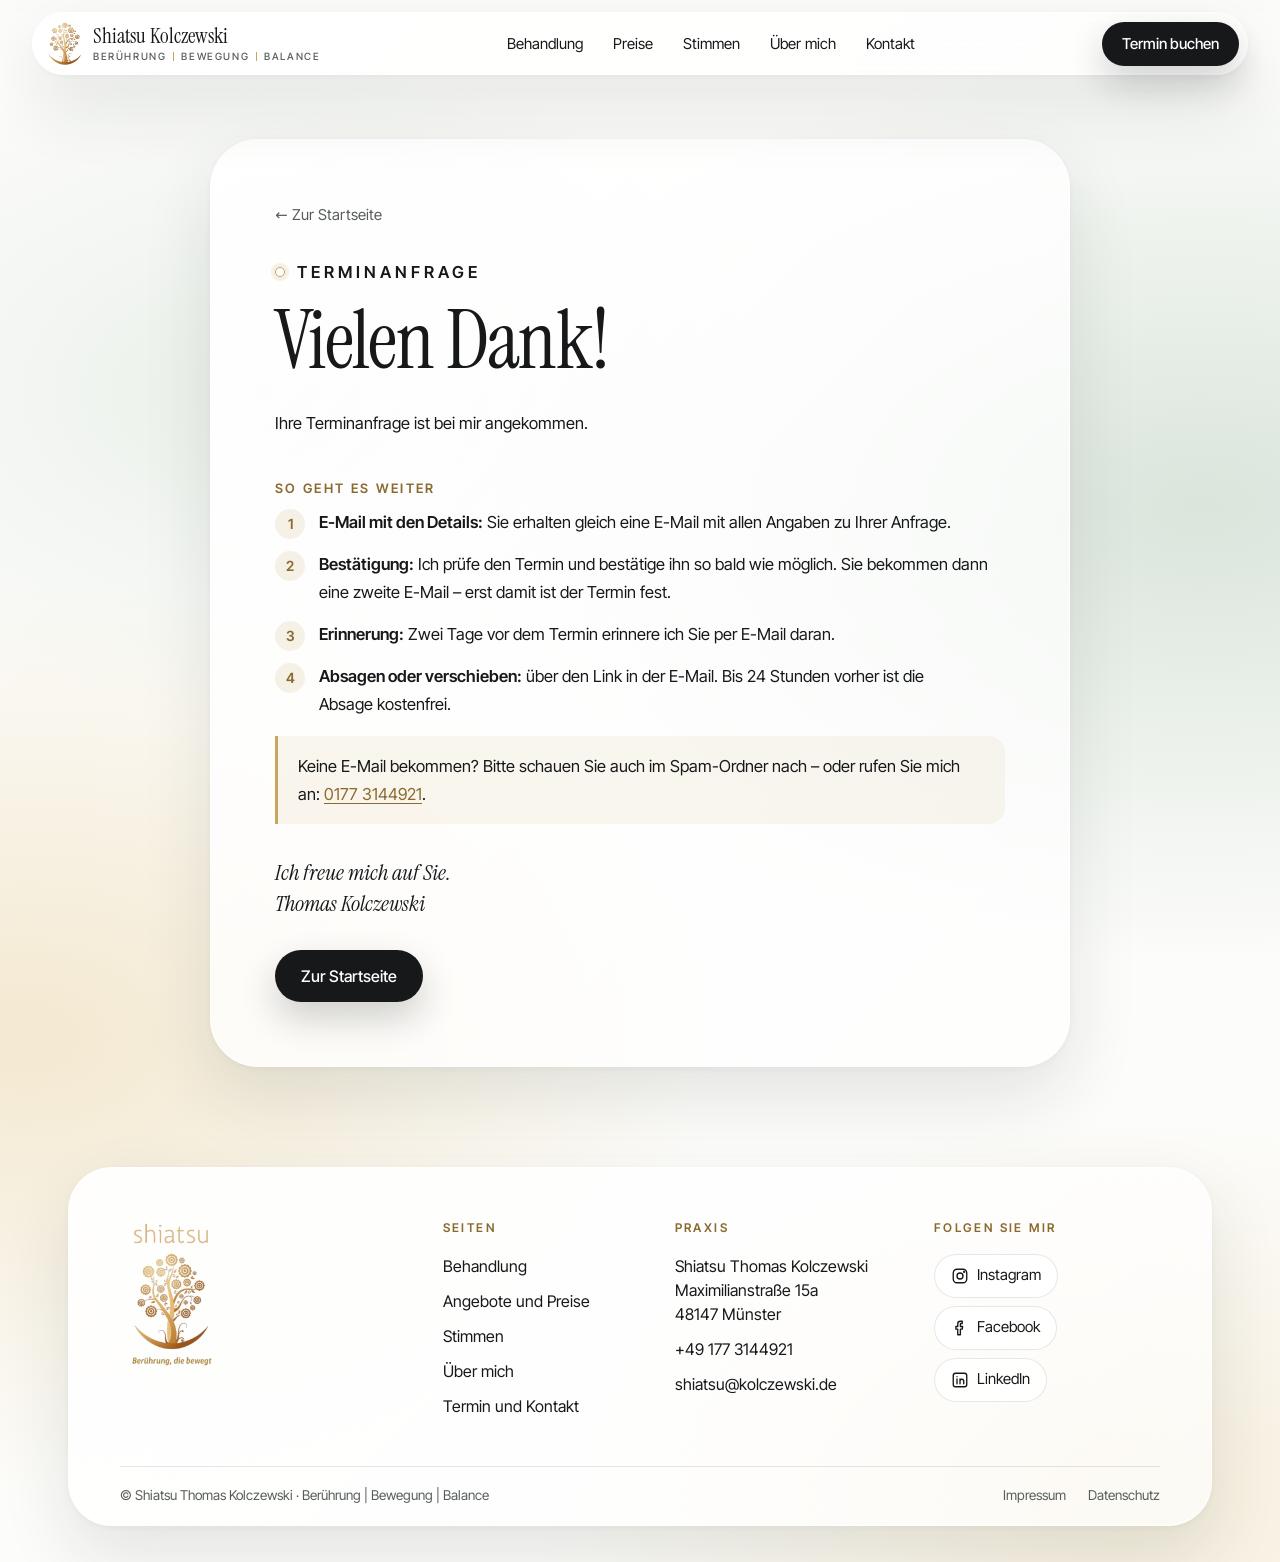
<file: website/termin-angefragt/index.html>
<!DOCTYPE html>
<html lang="de" data-root="../">
<head>
<meta charset="utf-8">
<meta name="viewport" content="width=device-width, initial-scale=1">
<title>Terminanfrage gesendet – Shiatsu Kolczewski</title>
<meta name="robots" content="noindex">
<link rel="icon" type="image/png" sizes="32x32" href="../favicon-32.png">
<link rel="apple-touch-icon" href="../apple-touch-icon.png">
<style>
@font-face{font-family:'Instrument Serif';font-style:normal;font-weight:400;font-display:swap;src:url('../fonts/instrument-serif-latin-400-normal.woff2') format('woff2')}
@font-face{font-family:'Instrument Serif';font-style:italic;font-weight:400;font-display:swap;src:url('../fonts/instrument-serif-latin-400-italic.woff2') format('woff2')}
@font-face{font-family:'Inter Tight';font-style:normal;font-weight:400;font-display:swap;src:url('../fonts/inter-tight-latin-400-normal.woff2') format('woff2')}
@font-face{font-family:'Inter Tight';font-style:normal;font-weight:500;font-display:swap;src:url('../fonts/inter-tight-latin-500-normal.woff2') format('woff2')}
@font-face{font-family:'Inter Tight';font-style:normal;font-weight:600;font-display:swap;src:url('../fonts/inter-tight-latin-600-normal.woff2') format('woff2')}

:root{--spring:cubic-bezier(.2,.8,.2,1)}
@supports (transition-timing-function: linear(0, 1)){:root{--spring:linear(0, 0.0547, 0.1726, 0.309, 0.4408, 0.5577, 0.656, 0.7361, 0.7997, 0.8493, 0.8874, 0.9164, 0.9383, 0.9547, 0.9668, 0.9758, 0.9824, 0.9872, 0.9908, 0.9934, 0.9952, 0.9966, 0.9975, 0.9982, 1)}}
body{margin:0;background:#FBFBF9}
a{color:#16181A}a:hover{color:#8A6A2E}
.site{--ink:#16181A;--muted:#575E5A;--line:rgba(22,24,26,.10);--bg:#FBFBF9;--tone:#F3F5F1;--gold-l:#C9A65F;
  font-family:'Inter Tight',system-ui,-apple-system,'Segoe UI',sans-serif;color:var(--ink);background:var(--bg);overflow-x:clip;position:relative;-webkit-font-smoothing:antialiased}
.site *{box-sizing:border-box}
.site img{display:block;max-width:100%}
.container{width:100%;max-width:1240px;margin:0 auto;padding-inline:clamp(20px,4vw,48px);position:relative;z-index:2}
.display{font-family:'Instrument Serif',Georgia,'Times New Roman',serif;font-weight:400;letter-spacing:-.02em;line-height:.98;margin:0;text-wrap:balance}
.display em{font-style:italic;color:var(--accent)}
.eyebrow{display:flex;align-items:center;gap:12px;font-size:0.8125rem;font-weight:600;letter-spacing:.24em;text-transform:uppercase;color:var(--accent);margin:0}
.eyebrow::before{content:'';flex:none;width:8px;height:8px;border-radius:50%;border:1.5px solid var(--gold-l);background:#fff;box-shadow:0 0 0 4px rgba(201,166,95,.16)}
.lead{font-size:clamp(1.125rem,1.5vw,1.25rem);line-height:1.6;color:var(--muted);margin:0;text-wrap:pretty}
.glass{background:linear-gradient(135deg,rgba(255,255,255,.95),rgba(255,255,255,.66));-webkit-backdrop-filter:blur(28px) saturate(175%);backdrop-filter:blur(28px) saturate(175%);
  border:1px solid #fff;box-shadow:0 30px 70px rgba(30,45,35,.11),0 2px 6px rgba(30,45,35,.04),inset 0 1px 0 #fff,inset 0 -1px 0 rgba(255,255,255,.55)}
.aura{position:absolute;border-radius:50%;filter:blur(90px);pointer-events:none;z-index:0}
.aura.sage{background:#C9D9CC;opacity:.7}
.aura.gold{background:#F1E2C2;opacity:.8}

.btn{display:inline-flex;align-items:center;gap:12px;min-height:52px;padding:0 26px;border-radius:999px;font-size:1rem;font-weight:500;text-decoration:none;transition:transform .5s var(--spring),box-shadow .5s var(--spring),background-color .2s ease,color .2s ease}
@media (hover:hover) and (pointer:fine){.btn:hover{transform:translateY(-2px)}}
.btn-dark{background:var(--ink);color:#fff;box-shadow:0 16px 36px rgba(22,24,26,.20)}
.btn-dark:hover{color:#fff}
.btn-glass{color:var(--ink)}
.btn-light{background:#fff;color:var(--ink)}
.btn-light:hover{color:var(--ink)}
.btn-sm{min-height:44px;padding:0 20px;font-size:0.9375rem}
.btn-dot{width:28px;height:28px;border-radius:50%;background:var(--gold-l);display:inline-flex;align-items:center;justify-content:center;margin-right:-10px}

/* nav */
.nav-wrap{position:sticky;top:12px;z-index:40;padding-inline:clamp(12px,3vw,32px)}
.nav{max-width:1240px;margin:12px auto 0;border-radius:999px;display:flex;align-items:center;justify-content:space-between;gap:20px;padding:8px 8px 8px 14px}
.brand{display:flex;align-items:center;gap:10px;text-decoration:none;color:var(--ink)}
.brand-logo{width:36px;height:auto}
.brand-name{display:flex;flex-direction:column;line-height:1.05;font-family:'Instrument Serif',serif;font-size:1.3125rem}
.tagline{display:flex;align-items:center;gap:7px;margin-top:4px;font-family:'Inter Tight',sans-serif;font-size:0.625rem;font-weight:500;letter-spacing:.16em;text-transform:uppercase;color:var(--muted);white-space:nowrap}
.tagline i{display:block;width:1px;height:9px;background:var(--gold-l)}
.links{display:flex;gap:2px}
.links a{font-size:0.9375rem;text-decoration:none;padding:12px 14px;border-radius:999px;color:var(--ink)}
.links a:hover{background:#fff;color:var(--accent)}

/* hero */
.hero{position:relative;margin-top:-80px;padding:150px 0 110px}
.hero-grid{display:grid;grid-template-columns:repeat(auto-fit,minmax(min(440px,100%),1fr));gap:clamp(40px,6vw,80px);align-items:center}
.hero-copy{display:flex;flex-direction:column;gap:26px}
.hero-title{font-size:clamp(3.5rem,7vw,7rem)}
.w{display:inline-block;opacity:0;transform:translateY(22px);filter:blur(6px);animation:rise .7s cubic-bezier(.2,.8,.2,1) forwards}
.w1{animation-delay:.04s}.w2{animation-delay:.1s}.w3{animation-delay:.16s}.w4{animation-delay:.22s}
@keyframes rise{to{opacity:1;transform:none;filter:blur(0)}}
.fade{opacity:0;animation:fadeUp .6s .28s cubic-bezier(.2,.8,.2,1) forwards}
.fade.d2{animation-delay:.36s}.fade.d3{animation-delay:.44s}
@keyframes fadeUp{from{opacity:0;transform:translateY(14px)}to{opacity:1;transform:none}}
.cta-row{display:flex;flex-wrap:wrap;gap:12px}
.trust{list-style:none;margin:0;padding:0;display:flex;flex-wrap:wrap;gap:10px 22px;font-size:0.9375rem;color:var(--muted)}
.trust li{display:flex;align-items:center;gap:8px}
.trust b{color:var(--ink)}
.stars{display:inline-flex;gap:2px}
.stars svg{width:16px;height:16px}

.hero-media{position:relative;min-height:560px;perspective:1400px}
.hm-main{position:relative;margin:0 0 0 auto;width:min(440px,88%);aspect-ratio:2/3;border-radius:30px;overflow:hidden;box-shadow:0 40px 90px rgba(30,45,35,.18);opacity:0;animation:fadeUp .9s .08s cubic-bezier(.2,.8,.2,1) forwards}
.hm-main img{width:100%;height:100%;object-fit:cover;animation:breathe 18s ease-in-out infinite alternate}
@keyframes breathe{from{transform:scale(1)}to{transform:scale(1.06)}}
.hm-small{position:absolute;left:0;bottom:36px;width:min(220px,44%);padding:8px;border-radius:24px;transform:rotateY(12deg) rotateX(4deg);opacity:0;animation:fadeUp .9s .4s cubic-bezier(.2,.8,.2,1) forwards;margin:0}
.hm-small img{width:100%;aspect-ratio:4/5;object-fit:cover;object-position:50% 25%;border-radius:18px}
.hm-card{position:absolute;right:-8px;top:40px;padding:14px 18px;border-radius:18px;display:flex;flex-direction:column;gap:2px;opacity:0;animation:fadeUp .8s .5s cubic-bezier(.2,.8,.2,1) forwards}
.hm-card b{font-family:'Instrument Serif',serif;font-weight:400;font-size:1.625rem;line-height:1.05}
.hm-card span{font-size:0.8125rem;color:var(--muted)}

/* meridian motif */
.meridian{position:absolute;inset:0;width:100%;height:100%;z-index:1;pointer-events:none}
.meridian .m-line{fill:none;stroke:#C9A65F;stroke-width:1.5;stroke-linecap:round;stroke-dasharray:2600;stroke-dashoffset:2600;opacity:.75;animation:draw 3.4s .4s cubic-bezier(.4,0,.2,1) forwards}
@keyframes draw{to{stroke-dashoffset:0}}
.meridian .tp{opacity:0;animation:fadeIn .6s forwards}
.meridian .tp1{animation-delay:1s}.meridian .tp2{animation-delay:1.6s}.meridian .tp3{animation-delay:2.2s}.meridian .tp4{animation-delay:2.8s}
@keyframes fadeIn{to{opacity:1}}

/* sections */
.section{position:relative;padding:clamp(80px,9vw,128px) 0}
.section.toned{margin-inline:clamp(8px,1.6vw,24px);border-radius:clamp(28px,4vw,56px);background:linear-gradient(160deg,rgba(255,255,255,.88),rgba(255,255,255,.60));border:1px solid #fff;box-shadow:0 30px 90px rgba(30,45,35,.08),inset 0 1px 0 #fff}
.head{display:flex;flex-direction:column;gap:16px;max-width:720px;margin-bottom:48px}
.head.center{margin-inline:auto;text-align:center;align-items:center}
.h2{font-size:clamp(2.625rem,5vw,4.75rem)}

.film-frame{border-radius:30px;padding:10px;margin:0}
.film-frame video{display:block;width:100%;aspect-ratio:16/9;border-radius:22px;background:#F3F5F1;object-fit:cover}
.film-caption{display:flex;flex-wrap:wrap;justify-content:space-between;gap:12px;margin-top:18px;font-size:0.875rem;color:var(--muted)}
.textlink{font-weight:500;text-decoration:underline;text-underline-offset:4px}

.intro-row{display:grid;grid-template-columns:repeat(auto-fit,minmax(min(420px,100%),1fr));gap:32px 48px;align-items:end;margin-bottom:48px}
.tiles{display:grid;grid-template-columns:repeat(auto-fit,minmax(min(250px,100%),1fr));gap:20px}
.tile{border-radius:26px;overflow:hidden;display:flex;flex-direction:column;transition:transform .6s var(--spring),box-shadow .6s var(--spring)}
@media (hover:hover) and (pointer:fine){.tile:hover{transform:translateY(-6px);box-shadow:0 34px 70px rgba(30,45,35,.14)}}
.tile img{width:100%;aspect-ratio:4/3;object-fit:cover}
.tile-body{padding:22px 24px 26px;display:flex;flex-direction:column;gap:8px}
.tile-no{font-family:'Instrument Serif',serif;font-size:1.125rem;color:var(--accent)}
.tile h3{font-family:'Instrument Serif',serif;font-weight:400;font-size:1.875rem;line-height:1.05;margin:0}
.tile p{margin:0;font-size:1rem;line-height:1.55;color:var(--muted)}
.note{font-size:0.8125rem;line-height:1.5;color:var(--muted);margin:24px 0 0}

.split{display:grid;grid-template-columns:repeat(auto-fit,minmax(min(440px,100%),1fr));gap:clamp(40px,6vw,88px);align-items:center}
.photo-frame{border-radius:30px;padding:10px;margin:0}
.photo-frame img{width:100%;border-radius:22px;object-fit:cover}
.steps{list-style:none;margin:0;padding:0;display:flex;flex-direction:column}
.step{display:grid;grid-template-columns:52px minmax(0,1fr);gap:18px;padding:22px 0;border-bottom:1px solid var(--line)}
.step:last-child{border-bottom:none}
.step-num{width:44px;height:44px;border-radius:50%;display:flex;align-items:center;justify-content:center;font-family:'Instrument Serif',serif;font-size:1.375rem;background:#fff;border:1.5px solid var(--gold-l);color:var(--accent)}
.step h3{font-family:'Instrument Serif',serif;font-weight:400;font-size:1.75rem;line-height:1.1;margin:0 0 4px}
.step p{margin:0;font-size:1rem;line-height:1.55;color:var(--muted)}
.facts{display:flex;flex-wrap:wrap;gap:8px 22px;margin-top:20px;font-size:0.875rem;color:var(--muted)}
.facts span{display:flex;align-items:center;gap:8px}
.facts span::before{content:'';width:6px;height:6px;border-radius:50%;background:var(--gold-l)}

.prices{display:grid;grid-template-columns:repeat(auto-fit,minmax(min(260px,100%),1fr));gap:20px;align-items:stretch}
.price{border-radius:28px;padding:32px 28px;display:flex;flex-direction:column;gap:16px;transition:transform .6s var(--spring)}
@media (hover:hover) and (pointer:fine){.price:hover{transform:translateY(-6px)}}
.price.feature{background:#16181A;color:#fff;border:1px solid #2A2E31;box-shadow:0 26px 60px rgba(22,24,26,.20)}
.price.feature .p-meta,.price.feature .p-list{color:rgba(255,255,255,.75)}
.price.feature .p-name{color:var(--gold-l)}
.p-name{font-size:0.75rem;font-weight:600;letter-spacing:.2em;text-transform:uppercase;color:var(--accent)}
.p-amount{font-family:'Instrument Serif',serif;font-size:3.75rem;line-height:1}
.p-meta{font-size:0.9375rem;color:var(--muted)}
.p-list{list-style:none;margin:0;padding:0;display:flex;flex-direction:column;gap:8px;font-size:0.9375rem;color:var(--muted);flex-grow:1}
.ph{background:rgba(201,166,95,.2);border-radius:6px;padding:0 6px}
.price .btn{align-self:flex-start}

.about-copy{display:flex;flex-direction:column;gap:20px}
.about-copy p{margin:0;font-size:1.125rem;line-height:1.65;color:var(--muted)}
.about-facts{display:grid;grid-template-columns:repeat(auto-fit,minmax(min(180px,100%),1fr));gap:12px}
.about-facts div{border-radius:18px;padding:16px 18px;font-size:0.875rem;line-height:1.4;color:var(--muted)}
.about-facts b{display:block;font-family:'Instrument Serif',serif;font-weight:400;font-size:1.5rem;color:var(--ink);margin-bottom:2px}

.gallery{columns:3 260px;column-gap:16px}
.gallery figure{margin:0 0 16px;break-inside:avoid;border-radius:22px;overflow:hidden;box-shadow:0 18px 40px rgba(30,45,35,.10)}
.gallery img{width:100%;transition:transform .8s cubic-bezier(.2,.7,.2,1)}
@media (hover:hover) and (pointer:fine){.gallery figure:hover img{transform:scale(1.04)}}

.contact-card{border-radius:30px;padding:34px;display:grid;grid-template-columns:repeat(auto-fit,minmax(min(200px,100%),1fr));gap:24px}
.c-label{font-size:0.75rem;font-weight:600;letter-spacing:.2em;text-transform:uppercase;color:var(--accent);margin-bottom:8px}
.c-value{font-size:1.0625rem;line-height:1.5}
.c-value a{text-decoration:none}
.footer{position:relative;z-index:2;padding:clamp(20px,3vw,36px) 0 clamp(20px,3vw,36px);font-size:0.9375rem;color:var(--muted)}
.f-panel{border-radius:clamp(28px,3.4vw,44px);padding:clamp(28px,4vw,56px) clamp(24px,4vw,56px) 0}
.f-top{display:grid;grid-template-columns:1.5fr 1fr 1.15fr 1.25fr;gap:clamp(28px,4vw,56px);padding-bottom:clamp(28px,4vw,48px)}
.f-brand{display:flex;flex-direction:column;align-items:flex-start;gap:18px}
.footer-logo{width:104px;height:auto}
.f-col{display:flex;flex-direction:column;align-items:flex-start;gap:11px;line-height:1.5}
.f-col .c-label{margin-bottom:6px}
.f-col a,.f-col span{color:var(--ink);text-decoration:none;font-size:1rem}
.f-col a:hover{color:var(--accent)}
.f-social .social{flex-direction:column;align-items:flex-start;gap:8px}
.f-social .social a{font-size:0.9375rem;background:rgba(255,255,255,.85)}
.f-bottom{display:flex;flex-wrap:wrap;align-items:center;justify-content:space-between;gap:10px 24px;padding:20px 0 22px;border-top:1px solid var(--line);font-size:0.8438rem;color:var(--muted)}
.f-bottom nav{display:flex;gap:22px}
.f-bottom a{color:var(--muted);text-decoration:none}
.f-bottom a:hover{color:var(--accent);text-decoration:underline;text-underline-offset:4px}
@media (max-width: 960px){ .f-top{grid-template-columns:1fr 1fr} .f-brand{grid-column:1 / -1} }
@media (max-width: 520px){ .f-top{grid-template-columns:1fr} .f-social .social{flex-direction:row;flex-wrap:wrap} }

@supports (animation-timeline: view()){
  .reveal{animation:reveal linear both;animation-timeline:view();animation-range:entry 0% cover 25%}
  @keyframes reveal{from{opacity:0;transform:translateY(36px)}to{opacity:1;transform:none}}
}
.still *,.still *::before,.still *::after{animation:none !important;transition:none !important}
.still .w,.still .fade,.still .hm-main,.still .hm-small,.still .hm-card,.still .meridian .tp{opacity:1;transform:none;filter:none}
.still .meridian .m-line{stroke-dashoffset:0}
@media (prefers-reduced-motion: reduce){
  .site *,.site *::before,.site *::after{animation:none !important;transition:none !important}
  .site .w,.site .fade,.site .hm-main,.site .hm-small,.site .hm-card,.site .meridian .tp{opacity:1;filter:none}
  .site .meridian .m-line{stroke-dashoffset:0}
}
@media (max-width: 960px){
  .links{display:none}
  .m-menu{display:block}
  .hero{padding-top:130px}
  .hero-media{min-height:0}
  .hm-main{margin:0 auto}
  .hm-small{display:none}
  .hm-card{right:12px;top:16px}
}
@media (max-width: 520px){
  .nav-cta{display:none}
  .brand-name{font-size:1.1875rem}
  .tagline{font-size:0.5312rem;letter-spacing:.1em;gap:5px}
  .brand-logo{width:30px}
}

/* phone menu */
.nav-right{display:flex;align-items:center;gap:8px}
.m-menu{display:none;position:relative}
.m-menu summary{list-style:none;width:44px;height:44px;border-radius:50%;display:flex;align-items:center;justify-content:center;cursor:pointer;background:#fff;border:1px solid var(--line)}
.m-menu summary::-webkit-details-marker{display:none}
.m-menu .ic-close{display:none}
.m-menu[open] .ic-open{display:none}
.m-menu[open] .ic-close{display:block}
.m-panel{position:absolute;right:0;top:56px;width:min(300px,86vw);border-radius:24px;padding:12px;display:flex;flex-direction:column;gap:2px;z-index:60}
.m-panel a{font-size:1.0625rem;text-decoration:none;padding:13px 16px;border-radius:14px;color:var(--ink)}
.m-panel a:hover{background:#fff}
.m-panel .btn{justify-content:center;margin-top:8px;color:#fff}

/* social */
.social{display:flex;flex-wrap:wrap;gap:10px}
.social a{display:inline-flex;align-items:center;gap:8px;min-height:44px;padding:0 16px;border-radius:999px;border:1px solid var(--line);background:#fff;font-size:0.9375rem;text-decoration:none;color:var(--ink)}
.social a:hover{border-color:var(--gold-l);color:var(--accent)}
.social svg{width:18px;height:18px}

/* reviews */
.reviews-wrap{display:grid;grid-template-columns:minmax(260px,330px) minmax(0,1fr);gap:28px;align-items:center}
.score{border-radius:28px;padding:34px;display:flex;flex-direction:column;gap:10px}
.score-num{font-family:'Instrument Serif',serif;font-size:clamp(6rem,10vw,8.75rem);line-height:.85}
.score .stars svg{width:24px;height:24px}
.score-links{display:flex;flex-direction:column;gap:10px;margin-top:10px;font-size:0.9375rem}
/* testimonials: columns of cards that drift slowly up and down; built by the script from the .review blocks */
.t-wrap{position:relative;min-width:0}
.t-wall{display:grid;gap:16px;max-height:560px;overflow-y:auto;border-radius:24px}
.t-wall.is-live{display:flex;gap:16px;height:clamp(440px,62vh,580px);max-height:none;overflow:hidden;border-radius:0;
  -webkit-mask-image:linear-gradient(to bottom,transparent 0,#000 14%,#000 86%,transparent 100%);mask-image:linear-gradient(to bottom,transparent 0,#000 14%,#000 86%,transparent 100%)}
.t-wall.is-live > .review{display:none}
.t-col{flex:1;min-width:0}
.t-track{display:flex;flex-direction:column;animation:t-drift 60s linear infinite;will-change:transform}
.t-track.down{animation-direction:reverse}
.t-wall.is-live:hover .t-track,.t-wall.is-live:focus-within .t-track,.t-wall.paused .t-track{animation-play-state:paused}
@keyframes t-drift{to{transform:translateY(-50%)}}
.review{margin:0;border-radius:24px;padding:24px 26px;display:flex;flex-direction:column;gap:12px;background:linear-gradient(135deg,rgba(255,255,255,.97),rgba(255,255,255,.78));border:1px solid #fff;box-shadow:0 14px 34px rgba(30,45,35,.08),inset 0 1px 0 #fff}
.t-track .review{margin-bottom:16px}
.review::before{content:'★★★★★';font-size:0.875rem;letter-spacing:3px;color:var(--gold-l);line-height:1}
.review blockquote{margin:0;font-family:'Instrument Serif',serif;font-size:clamp(1.25rem,1.7vw,1.4375rem);line-height:1.3;color:var(--ink)}
.review figcaption{display:flex;flex-wrap:wrap;align-items:baseline;justify-content:space-between;gap:4px 12px;font-size:0.875rem;color:var(--muted)}
.review figcaption b{color:var(--ink);font-weight:600}
.t-pause{position:absolute;right:10px;bottom:10px;z-index:3;width:44px;height:44px;border-radius:50%;border:1px solid #fff;background:rgba(255,255,255,.9);color:var(--ink);display:none;place-items:center;cursor:pointer;box-shadow:0 8px 22px rgba(30,45,35,.14)}
.t-wall.is-live + .t-pause{display:grid}
.t-pause svg{width:18px;height:18px}
.t-pause .i-play{display:none}
.t-pause[aria-pressed="true"] .i-play{display:block}
.t-pause[aria-pressed="true"] .i-pause{display:none}
.t-pause:hover{border-color:var(--gold-l)}
/* no motion wanted: show the cards as a plain scrollable list */
.still .t-wall.is-live{overflow-y:auto;-webkit-mask-image:none;mask-image:none}
.still .t-track [aria-hidden="true"],.still .t-pause{display:none !important}
@media (prefers-reduced-motion: reduce){
  .t-wall.is-live{overflow-y:auto;-webkit-mask-image:none;mask-image:none}
  .t-track [aria-hidden="true"],.t-pause{display:none !important}
}
@media (max-width: 960px){
  .reviews-wrap{grid-template-columns:1fr}
}
@media (max-width: 960px){ .m-menu{display:block} }

/* opening hours */
.hours{margin:4px 0 0;display:flex;flex-direction:column}
.hours div{display:flex;align-items:baseline;gap:12px;padding:10px 0;border-bottom:1px solid var(--line)}
.hours div:last-child{border-bottom:none}
.hours dt{font-family:'Instrument Serif',Georgia,serif;font-size:1.375rem;line-height:1.1;flex:none}
.hours .leader{flex:1;min-width:16px;border-bottom:1.5px dotted rgba(201,166,95,.7);transform:translateY(-5px)}
.hours dd{margin:0;font-size:1rem;font-weight:500;font-variant-numeric:tabular-nums;white-space:nowrap}
.hours .weekend dt{font-style:italic;color:var(--accent)}
.hours .weekend dd a{color:var(--accent);text-decoration:underline;text-underline-offset:4px}

@media (max-width: 520px){ .hours .weekend{flex-wrap:wrap} .hours .weekend .leader{display:none} .hours .weekend dd{white-space:normal;width:100%} .hours dt{font-size:1.25rem} }

/* phone menu: the nav already blurs, so a nested blur cannot reach the page; keep the panel near-opaque so it stays readable */
.m-panel.glass{background:#FBFBF9}

/* film: sound is off until the visitor switches it on */
.film-sound{display:flex;flex-wrap:wrap;align-items:center;gap:10px 16px}
.sound-btn{display:inline-flex;align-items:center;gap:8px;min-height:44px;padding:0 18px;border-radius:999px;border:1px solid var(--line);background:#fff;color:var(--ink);font:500 0.9375rem/1 'Inter Tight',sans-serif;cursor:pointer;transition:border-color .2s,background .2s,color .2s}
.sound-btn:hover{border-color:var(--gold-l)}
.sound-btn svg{width:19px;height:19px}
.sound-btn .i-on{display:none}
.sound-btn[aria-pressed="true"]{background:var(--ink);color:#fff;border-color:var(--ink)}
.sound-btn[aria-pressed="true"] .i-on{display:block}
.sound-btn[aria-pressed="true"] .i-off{display:none}
.film-caption{align-items:center}

/* soft sage and gold light behind the whole page; white glass sheets and cards sit on top of it */
.site{background:#FCFCFA}
.site::before{content:'';position:absolute;inset:0;z-index:0;pointer-events:none;
  background-image:radial-gradient(ellipse 60% 24% at 94% 26%,rgba(201,217,204,.66),transparent 100%),radial-gradient(ellipse 54% 24% at 2% 54%,rgba(241,226,194,.74),transparent 100%),radial-gradient(ellipse 46% 20% at 88% 78%,rgba(241,226,194,.52),transparent 100%),radial-gradient(ellipse 40% 18% at 20% 20%,rgba(201,217,204,.34),transparent 100%);
  background-size:100% 1900px;background-repeat:repeat-y}
.steps{border-radius:28px;padding:6px 26px;background:linear-gradient(135deg,rgba(255,255,255,.95),rgba(255,255,255,.7));border:1px solid #fff;box-shadow:0 20px 50px rgba(30,45,35,.08),inset 0 1px 0 #fff}
.section + .section.toned,.section.toned + .section.toned{margin-top:clamp(8px,1.6vw,24px)}

.hours-note{margin:0 0 4px;font-family:'Instrument Serif',Georgia,serif;font-style:italic;font-size:1.25rem;line-height:1.3;color:var(--ink)}

/* ---------- Apple design pass (15 Nov 2026) ---------- */
/* materials: blur only where content moves underneath (sticky nav, cards floating over the hero photo) */
.glass{-webkit-backdrop-filter:none;backdrop-filter:none}
.nav.glass,.hm-card.glass,.hm-small.glass{-webkit-backdrop-filter:blur(28px) saturate(175%);backdrop-filter:blur(28px) saturate(175%)}
/* never a light translucent surface on another: cards inside the white sheets are solid */
.section.toned .glass,.section.toned .steps{background:linear-gradient(135deg,#fff,#FDFDFB)}

/* response: instant feedback on press, no tap delay, spring on release */
.btn,.links a,.m-panel a,.social a,.sound-btn,.t-pause,.m-menu summary,.textlink,.f-col a,.f-bottom a,.score-links a,.skip-link{-webkit-tap-highlight-color:transparent;touch-action:manipulation}
.m-menu summary,.social a,.sound-btn,.t-pause{transition:transform .5s var(--spring),border-color .2s ease,background-color .2s ease,color .2s ease}
.links a,.m-panel a{transition:transform .5s var(--spring),background-color .2s ease,color .2s ease}
.btn:active,.sound-btn:active,.t-pause:active,.m-menu summary:active,.social a:active{transform:scale(.97);transition:transform .1s ease-out}
.links a:active,.m-panel a:active{background:#fff;transform:scale(.97);transition:transform .1s ease-out,background-color .1s ease-out}

/* phone menu grows out of its button and closes back into it; reversible mid-way (script) */
.m-panel{transform-origin:calc(100% - 22px) -34px;transition:opacity .3s var(--spring),transform .5s var(--spring),filter .3s ease}
.m-menu:not([open]) .m-panel{opacity:0;transform:scale(.9);filter:blur(8px)}
@starting-style{.m-menu[open] .m-panel{opacity:0;transform:scale(.9);filter:blur(8px)}}
.m-menu.is-opening .m-panel{opacity:0;transform:scale(.9);filter:blur(8px);transition:none}
.m-menu.is-closing .m-panel{opacity:0;transform:scale(.9);filter:blur(8px);pointer-events:none;transition:opacity .2s ease-in,transform .24s ease-in,filter .2s ease-in}

/* keyboard: visible focus and a skip link */
.site :is(a,button,summary,video):focus-visible{outline:2.5px solid var(--accent);outline-offset:3px}
.price.feature :is(a,button):focus-visible{outline-color:var(--gold-l)}
.skip-link{position:absolute;left:16px;top:-80px;z-index:100;padding:12px 20px;border-radius:999px;background:var(--ink);color:#fff;font-weight:500;text-decoration:none;transition:top .5s var(--spring)}
.skip-link:focus{top:16px;color:#fff}
#inhalt:focus{outline:none}

/* testimonials pause while off screen (script) */
.t-wall.offscreen .t-track{animation-play-state:paused}

/* phones: footer links get finger-sized targets */
@media (max-width: 520px){ .f-col{gap:2px} .f-col a,.f-col span{padding:9px 0} .f-bottom nav a{padding:12px 0} }

/* visitor settings: less transparency, more contrast */
@media (prefers-reduced-transparency: reduce){
  .glass,.section.toned,.steps,.review,.t-pause,.f-social .social a{background:#fff !important;-webkit-backdrop-filter:none !important;backdrop-filter:none !important}
}
@media (prefers-contrast: more){
  .site{--muted:#3B413D;--line:rgba(22,24,26,.38);--accent:#6E5223 !important}
  .glass,.section.toned,.steps,.review,.social a,.sound-btn,.m-menu summary,.t-pause{background:#fff !important;border-color:rgba(22,24,26,.5) !important;-webkit-backdrop-filter:none !important;backdrop-filter:none !important}
  .price.feature .p-meta,.price.feature .p-list{color:#fff}
}

html{scroll-padding-top:96px}
@media (prefers-reduced-motion: no-preference){html{scroll-behavior:smooth}}

/* ---------- legal pages (Impressum, Datenschutz) ---------- */
.legal-main{position:relative;z-index:2;padding:clamp(28px,5vw,64px) 0 clamp(32px,5vw,72px)}
.legal-sheet{display:block;max-width:860px;margin:0 auto;padding:clamp(28px,5vw,64px);border-radius:clamp(28px,4vw,48px)}
.legal-back{display:inline-flex;align-items:center;gap:8px;margin-bottom:clamp(22px,3vw,34px);font-size:0.9375rem;color:var(--muted);text-decoration:none}
.legal-back:hover{color:var(--ink)}
.legal-title{font-size:clamp(2.875rem,6.4vw,5.25rem);margin:14px 0 clamp(18px,2.6vw,28px);hyphens:manual}
.legal-lead{font-size:clamp(1.0625rem,1.4vw,1.1875rem);line-height:1.6;color:var(--muted);margin:0 0 6px;text-wrap:pretty}
.legal-sheet h2{font:600 0.8125rem/1.45 'Inter Tight',system-ui,sans-serif;letter-spacing:.18em;text-transform:uppercase;color:var(--accent);margin:clamp(30px,3.6vw,42px) 0 10px}
.legal-sheet p,.legal-sheet li{font-size:1.0312rem;line-height:1.7;color:var(--ink);margin:0 0 12px;text-wrap:pretty}
.legal-sheet ul{margin:0 0 12px;padding-left:1.2em}
.legal-sheet li{margin-bottom:6px}
.legal-sheet li::marker{color:var(--gold-l)}
.legal-sheet a:not(.legal-back){color:var(--accent);text-decoration:underline;text-decoration-thickness:1px;text-underline-offset:3px;overflow-wrap:anywhere}
.legal-box{margin-top:18px !important;padding:16px 20px;border-left:3px solid var(--gold-l);border-radius:0 16px 16px 0;background:rgba(201,166,95,.09)}
.legal-date{margin-top:clamp(30px,4vw,44px) !important;font-size:0.875rem !important;color:var(--muted) !important}
@media (max-width: 520px){ .legal-sheet{border-radius:28px} .legal-sheet p,.legal-sheet li{font-size:1rem} }
/* ---------- thank-you page after a booking request (16 Nov 2026) ---------- */
.legal-sheet ol.thanks-steps{list-style:none;counter-reset:step;margin:0 0 12px;padding:0}
.legal-sheet ol.thanks-steps li{counter-increment:step;position:relative;padding-left:44px;margin-bottom:14px}
.legal-sheet ol.thanks-steps li::before{content:counter(step);position:absolute;left:0;top:1px;width:30px;height:30px;border-radius:50%;display:grid;place-items:center;font:600 0.875rem/1 'Inter Tight',system-ui,sans-serif;color:var(--accent);background:rgba(201,166,95,.14)}
.legal-sheet ol.thanks-steps strong{font-weight:600}
.legal-sheet .thanks-sign{margin-top:clamp(24px,3vw,34px);font-family:'Instrument Serif',Georgia,serif;font-style:italic;font-size:1.375rem;line-height:1.4}
.legal-sheet .thanks-actions{margin-top:clamp(22px,3vw,30px)}
.legal-sheet a.btn{color:#fff;text-decoration:none}

</style>
</head>
<body>
<div class="site" style="--accent: #8A6A2E">
<a class="skip-link" href="#inhalt">Zum Inhalt springen</a>
<header class="nav-wrap">
    <nav class="nav glass" aria-label="Hauptnavigation">
      <a class="brand" href="../">
        <img class="brand-logo" src="../img/logo-tree.png" alt="Logo Shiatsu Kolczewski">
        <span class="brand-name">Shiatsu Kolczewski<span class="tagline"><span>Berührung</span><i></i><span>Bewegung</span><i></i><span>Balance</span></span></span>
      </a>
      <div class="links">
        <a href="../#behandlung">Behandlung</a>
        <a href="../#preise">Preise</a>
        <a href="../#stimmen">Stimmen</a>
        <a href="../#ueber">Über mich</a>
        <a href="../#kontakt">Kontakt</a>
      </div>
      <div class="nav-right">
        <a class="btn btn-dark btn-sm nav-cta" href="https://cal.com/shiatsu-kolczewski" target="_blank" rel="noopener">Termin buchen</a>
        <details class="m-menu">
          <summary aria-label="Menü öffnen">
            <svg class="ic-open" width="20" height="20" viewBox="0 0 24 24" fill="none" stroke="#16181A" stroke-width="2" stroke-linecap="round" aria-hidden="true"><path d="M4 7h16M4 12h16M4 17h16"></path></svg>
            <svg class="ic-close" width="20" height="20" viewBox="0 0 24 24" fill="none" stroke="#16181A" stroke-width="2" stroke-linecap="round" aria-hidden="true"><path d="M6 6l12 12M18 6L6 18"></path></svg>
          </summary>
          <div class="m-panel glass">
            <a href="../#behandlung">Behandlung</a>
            <a href="../#preise">Preise</a>
            <a href="../#ablauf">Ablauf</a>
            <a href="../#stimmen">Stimmen</a>
            <a href="../#ueber">Über mich</a>
            <a href="../#praxis">Die Praxis</a>
            <a href="../#kontakt">Kontakt</a>
            <a class="btn btn-dark" href="https://cal.com/shiatsu-kolczewski" target="_blank" rel="noopener">Termin online buchen</a>
          </div>
        </details>
      </div>
    </nav>
  </header>
<main class="legal-main" id="inhalt" tabindex="-1"><div class="container"><article class="legal-sheet glass">
<a class="legal-back" href="../">&larr; Zur Startseite</a>
<p class="eyebrow">Terminanfrage</p>
<h1 class="display legal-title">Vielen Dank!</h1>
<p class="legal-lead">Ihre Terminanfrage ist bei mir angekommen.</p>

<h2>So geht es weiter</h2>
<ol class="thanks-steps">
<li><strong>E-Mail mit den Details:</strong> Sie erhalten gleich eine E-Mail mit allen Angaben zu Ihrer Anfrage.</li>
<li><strong>Bestätigung:</strong> Ich prüfe den Termin und bestätige ihn so bald wie möglich. Sie bekommen dann eine zweite E-Mail – erst damit ist der Termin fest.</li>
<li><strong>Erinnerung:</strong> Zwei Tage vor dem Termin erinnere ich Sie per E-Mail daran.</li>
<li><strong>Absagen oder verschieben:</strong> über den Link in der E-Mail. Bis 24 Stunden vorher ist die Absage kostenfrei.</li>
</ol>

<p class="legal-box">Keine E-Mail bekommen? Bitte schauen Sie auch im Spam-Ordner nach – oder rufen Sie mich an: <a href="tel:+491773144921">0177 3144921</a>.</p>

<p class="thanks-sign">Ich freue mich auf Sie.<br>Thomas Kolczewski</p>

<div class="thanks-actions">
<a class="btn btn-dark" href="../">Zur Startseite</a>
</div>
</article></div></main>
<footer class="footer">
    <div class="container">
      <div class="f-panel glass">
        <div class="f-top">
          <div class="f-brand">
            <img class="footer-logo" src="../img/logo-full.png" alt="Shiatsu – Berührung, die bewegt">
          </div>
          <nav class="f-col" aria-label="Seiten">
            <div class="c-label">Seiten</div>
            <a href="../#behandlung">Behandlung</a>
            <a href="../#preise">Angebote und Preise</a>
            <a href="../#stimmen">Stimmen</a>
            <a href="../#ueber">Über mich</a>
            <a href="../#kontakt">Termin und Kontakt</a>
          </nav>
          <div class="f-col">
            <div class="c-label">Praxis</div>
            <span>Shiatsu Thomas Kolczewski<br>Maximilianstraße 15a<br>48147 Münster</span>
            <a href="tel:+491773144921">+49 177 3144921</a>
            <a href="mailto:shiatsu@kolczewski.de">shiatsu@kolczewski.de</a>
          </div>
          <div class="f-col f-social">
            <div class="c-label">Folgen Sie mir</div>
            <div class="social"><a href="https://www.instagram.com/shiatsu_thomas/"><svg viewBox="0 0 24 24" fill="none" stroke="currentColor" stroke-width="1.8" stroke-linecap="round" stroke-linejoin="round" aria-hidden="true"><rect x="3" y="3" width="18" height="18" rx="5"></rect><circle cx="12" cy="12" r="4"></circle><circle cx="17.5" cy="6.5" r="0.6" fill="currentColor"></circle></svg>Instagram</a><a href="https://www.facebook.com/p/Shiatsu-Ber%C3%BChrung-die-bewegt-Thomas-Kolczewski-100063616897824/"><svg viewBox="0 0 24 24" fill="none" stroke="currentColor" stroke-width="1.8" stroke-linecap="round" stroke-linejoin="round" aria-hidden="true"><path d="M15 3h-2.5A3.5 3.5 0 0 0 9 6.5V10H6.5v3.5H9V21h3.5v-7.5H15l.5-3.5h-3V7a1 1 0 0 1 1-1H15z"></path></svg>Facebook</a><a href="https://www.linkedin.com/in/thomas-kolczewski-434545422/"><svg viewBox="0 0 24 24" fill="none" stroke="currentColor" stroke-width="1.8" stroke-linecap="round" stroke-linejoin="round" aria-hidden="true"><rect x="3" y="3" width="18" height="18" rx="3"></rect><path d="M8 10.5V17M8 7.5v.01M12 17v-6.5M12 13.5a2.5 2.5 0 0 1 5 0V17"></path></svg>LinkedIn</a></div>
          </div>
        </div>
        <div class="f-bottom">
          <span>© Shiatsu Thomas Kolczewski · Berührung | Bewegung | Balance</span>
          <nav aria-label="Rechtliches">
            <a href="../impressum/">Impressum</a>
            <a href="../datenschutzerklaerung/">Datenschutz</a>
          </nav>
        </div>
      </div>
    </div>
  </footer>
</div>
<script>
(function(){
  var menu = document.querySelector('.m-menu');
  if (menu) {
    var sum = menu.querySelector('summary'), timer = null;
    var calm = function(){ return !!(window.matchMedia && window.matchMedia('(prefers-reduced-motion: reduce)').matches); };
    var finish = function(){ clearTimeout(timer); timer = null; menu.classList.remove('is-closing'); menu.removeAttribute('open'); };
    var close = function(){
      if (!menu.hasAttribute('open') || menu.classList.contains('is-closing')) return;
      if (calm()) { finish(); return; }
      menu.classList.add('is-closing');
      timer = setTimeout(finish, 250);
    };
    sum.addEventListener('click', function(e){
      if (menu.classList.contains('is-closing')) { e.preventDefault(); clearTimeout(timer); timer = null; menu.classList.remove('is-closing'); return; }
      if (menu.hasAttribute('open')) { e.preventDefault(); close(); return; }
      if (calm()) return;
      e.preventDefault();                        /* open from the button: render the small state first, then let it grow */
      menu.classList.add('is-opening');
      menu.setAttribute('open', '');
      var pnl = menu.querySelector('.m-panel'); void pnl.offsetWidth; getComputedStyle(pnl).opacity;
      menu.classList.remove('is-opening');
    });
    menu.querySelectorAll('a').forEach(function(a){ a.addEventListener('click', finish); });
    document.addEventListener('click', function(e){ if (menu.hasAttribute('open') && !menu.contains(e.target)) close(); });
    document.addEventListener('keydown', function(e){ if (e.key === 'Escape' && menu.hasAttribute('open')) { close(); sum.focus(); } });
  }

function shiatsuInit(){
  var doc = document;
  /* film: plays muted; sound only after the visitor switches it on */
  var v = doc.querySelector('video[data-film]');
  var sb = doc.querySelector('[data-sound]');
  if (v && !v.dataset.ready) {
    v.dataset.ready = '1';
    v.muted = true;
    var calm = !!(window.matchMedia && window.matchMedia('(prefers-reduced-motion: reduce)').matches);
    var userPaused = false, autoPause = false;
    var tryPlay = function(){ var p = v.play(); if (p && p.catch) p.catch(function(){}); };
    v.addEventListener('pause', function(){ if (!autoPause) userPaused = true; autoPause = false; });
    v.addEventListener('play', function(){ userPaused = false; });
    if (!calm && 'IntersectionObserver' in window) {
      new IntersectionObserver(function(es){ es.forEach(function(en){
        if (en.isIntersecting) { if (!userPaused && v.paused) tryPlay(); }
        else if (!v.paused) { autoPause = true; v.pause(); }
      }); }, {threshold: 0.35}).observe(v);
    } else if (!calm) { tryPlay(); }
    var sync = function(){
      var on = !v.muted && v.volume > 0;
      var b = doc.querySelector('[data-sound]'); if (!b) return;
      b.setAttribute('aria-pressed', on ? 'true' : 'false');
      var l = b.querySelector('[data-sound-label]'); if (l) l.textContent = on ? 'Ton ausschalten' : 'Ton einschalten';
    };
    v.addEventListener('volumechange', sync);
    if (sb) sb.addEventListener('click', function(){
      if (v.muted || v.volume === 0) { v.volume = 0.6; v.muted = false; var q = v.play(); if (q && q.catch) q.catch(function(){}); }
      else { v.muted = true; }
      sync();
    });
    sync();
  }
  /* testimonials: split the .review blocks into columns that drift up and down */
  doc.querySelectorAll('[data-twall]').forEach(function(wall){
    if (wall.dataset.ready) return;
    wall.dataset.ready = '1';
    var src = Array.prototype.slice.call(wall.children).filter(function(el){ return el.classList && el.classList.contains('review'); });
    if (!src.length) return;
    var build = function(){
      var n = (wall.clientWidth >= 620 && src.length >= 4) ? 2 : 1;
      if (wall.dataset.cols === String(n)) return;
      wall.dataset.cols = String(n);
      wall.querySelectorAll('.t-col').forEach(function(c){ c.remove(); });
      for (var c = 0; c < n; c++) {
        var own = src.filter(function(_, i){ return i % n === c; });
        var items = own.slice();
        while (items.length < 4) items = items.concat(own);          /* always enough cards to fill the height */
        var col = doc.createElement('div'); col.className = 't-col';
        var track = doc.createElement('div'); track.className = 't-track' + (c % 2 ? ' down' : '');
        for (var pass = 0; pass < 2; pass++) {                        /* second pass makes the loop seamless */
          items.forEach(function(it, i){
            var k = it.cloneNode(true);
            if (pass > 0 || i >= own.length) k.setAttribute('aria-hidden', 'true');
            track.appendChild(k);
          });
        }
        track.style.animationDuration = (items.length * 11) + 's';
        col.appendChild(track); wall.appendChild(col);
      }
      wall.classList.add('is-live');
    };
    build();
    window.addEventListener('resize', build);
    if ('IntersectionObserver' in window) new IntersectionObserver(function(es){ es.forEach(function(en){ wall.classList.toggle('offscreen', !en.isIntersecting); }); }).observe(wall);
    var btn = wall.parentNode.querySelector('[data-tpause]');
    if (btn) btn.addEventListener('click', function(){
      var p = !wall.classList.contains('paused');
      wall.classList.toggle('paused', p);
      btn.setAttribute('aria-pressed', p ? 'true' : 'false');
      btn.setAttribute('aria-label', p ? 'Bewegung fortsetzen' : 'Bewegung anhalten');
    });
  });
}

  shiatsuInit();
  /* Booking (16 Nov 2026): the Cal.com booking calendar opens in a window on this site. Nothing is loaded from Cal.com
     before a booking button is clicked. After a booking request the site itself shows /termin-angefragt/.
     If the window can't be loaded, the button falls back to the normal Cal.com page. */
  (function(){
    var links = document.querySelectorAll('a[href^="https://cal.com/shiatsu-kolczewski"]');
    if (!links.length) return;
    var ORIGIN = 'https://app.cal.com', LIB = ORIGIN + '/embed/embed.js', NS = 'shiatsu';
    var root = document.documentElement.getAttribute('data-root') || './';
    var thanks = new URL(root + 'termin-angefragt/', location.href).href;
    var state = 'idle', pending = null, timer = null;
    var fallback = function(){ if (pending) { var h = pending; pending = null; window.location.href = h; } };
    var done = function(){ pending = null; window.location.href = thanks; };
    function load(){
      if (state !== 'idle') return;
      state = 'loading';
      (function (C, A, L) { var p = function (a, ar) { a.q.push(ar); }; var d = C.document; C.Cal = C.Cal || function () { var cal = C.Cal; var ar = arguments; if (!cal.loaded) { cal.ns = {}; cal.q = cal.q || []; var s = d.createElement('script'); s.src = A; s.onload = function(){ state = 'ready'; clearTimeout(timer); pending = null; }; s.onerror = function(){ state = 'failed'; clearTimeout(timer); fallback(); }; d.head.appendChild(s); cal.loaded = true; } if (ar[0] === L) { var api = function () { p(api, arguments); }; var namespace = ar[1]; api.q = api.q || []; if (typeof namespace === 'string') { cal.ns[namespace] = cal.ns[namespace] || api; p(cal.ns[namespace], ar); p(cal, ['initNamespace', namespace]); } else p(cal, ar); return; } p(cal, ar); }; })(window, LIB, 'init');
      Cal('init', NS, { origin: ORIGIN });
      Cal.ns[NS]('ui', { theme: 'light', layout: 'month_view', hideEventTypeDetails: false });
      Cal.ns[NS]('on', { action: 'bookingSuccessfulV2', callback: done });
      Cal.ns[NS]('on', { action: 'rescheduleBookingSuccessfulV2', callback: done });
    }
    links.forEach(function(a){
      a.addEventListener('click', function(e){
        if (e.button !== 0 || e.metaKey || e.ctrlKey || e.shiftKey || e.altKey) return;   /* new tab / window: leave as a normal link */
        if (state === 'failed') return;                                                   /* window couldn't load before: normal link */
        e.preventDefault();
        var href = a.getAttribute('href');
        load();
        if (state === 'loading') { pending = href; clearTimeout(timer); timer = setTimeout(function(){ if (state === 'loading') { state = 'failed'; fallback(); } }, 15000); }
        Cal.ns[NS]('modal', { calLink: href.replace('https://cal.com/', ''), config: { layout: 'month_view', theme: 'light' } });
      });
    });
  })();
})();
</script>
</body>
</html>
</file>
<file: assets/hub.css>
:root{
  --bg:#FBFBF9; --tone:#F3F5F1; --ink:#16181A; --muted:#575E5A; --line:rgba(22,24,26,.10);
  --accent:#8A6A2E; --gold-l:#C9A65F; --glass:rgba(255,255,255,.62);
  --serif:"Instrument Serif", Georgia, serif; --sans:"Inter Tight", system-ui, -apple-system, "Segoe UI", sans-serif;
}
*{box-sizing:border-box}
html{scroll-behavior:smooth;scroll-padding-top:90px}
body{margin:0;background:var(--bg);color:var(--ink);font:400 17px/1.6 var(--sans);-webkit-font-smoothing:antialiased}
body::before{content:"";position:fixed;inset:0;z-index:-1;pointer-events:none;
  background:radial-gradient(900px 600px at 85% -10%, rgba(201,166,95,.16), transparent 60%),
             radial-gradient(800px 600px at -10% 30%, rgba(160,184,160,.16), transparent 60%)}
a{color:inherit}
img,video{max-width:100%;height:auto;display:block}

/* top bar */
.top{position:sticky;top:12px;z-index:10;margin:12px auto 0;max-width:1120px;width:calc(100% - 24px);
  display:flex;align-items:center;justify-content:space-between;gap:16px;padding:10px 12px 10px 16px;
  background:var(--glass);backdrop-filter:blur(18px) saturate(1.4);-webkit-backdrop-filter:blur(18px) saturate(1.4);
  border:1px solid rgba(255,255,255,.8);border-radius:999px;box-shadow:0 10px 30px rgba(22,24,26,.06)}
.brand{display:flex;align-items:center;gap:10px;text-decoration:none}
.brand img{width:30px;height:auto}
.brand b{display:block;font:400 21px/1 var(--serif)}
.brand small{display:flex;align-items:center;gap:7px;margin-top:4px;font-size:10px;font-weight:500;letter-spacing:.16em;text-transform:uppercase;color:var(--muted);white-space:nowrap}
.brand small i{display:block;width:1px;height:9px;background:var(--gold-l)}
.top nav{display:flex;gap:6px}
.pill{display:inline-flex;align-items:center;gap:8px;padding:10px 18px;border-radius:999px;font-size:15px;font-weight:500;text-decoration:none;white-space:nowrap}
.pill.dark{background:var(--ink);color:#fff}
.pill.light{background:#fff;border:1px solid var(--line)}
.pill:hover{transform:translateY(-1px)}

main{max-width:1120px;margin:0 auto;padding:0 24px}
.eyebrow{display:flex;align-items:center;gap:10px;margin:0 0 18px;font-size:13px;font-weight:600;letter-spacing:.16em;text-transform:uppercase;color:var(--accent)}
.eyebrow::before{content:"";width:10px;height:10px;border-radius:50%;border:1.5px solid var(--gold-l);box-shadow:0 0 0 4px rgba(201,166,95,.15)}
h1,h2,h3{font-family:var(--serif);font-weight:400;letter-spacing:-.01em}
h1{font-size:clamp(46px,7vw,88px);line-height:1;margin:0 0 22px}
h1 em,h2 em{color:var(--accent)}
.lead{font-size:20px;color:var(--muted);max-width:660px;margin:0}

/* hub */
.intro{padding:88px 0 48px}
.cards{display:grid;grid-template-columns:1.25fr 1fr;gap:22px}
.card{display:flex;flex-direction:column;text-decoration:none;background:var(--glass);border:1px solid rgba(255,255,255,.85);
  border-radius:28px;overflow:hidden;box-shadow:0 20px 50px rgba(22,24,26,.07);backdrop-filter:blur(14px);-webkit-backdrop-filter:blur(14px);
  transition:transform .3s ease, box-shadow .3s ease}
.card:hover{transform:translateY(-4px);box-shadow:0 28px 60px rgba(22,24,26,.11)}
.card .shot{aspect-ratio:16/10;background:var(--tone);border-bottom:1px solid var(--line);overflow:hidden}
.card .shot img{width:100%;height:100%;object-fit:cover;object-position:top}
.card .body{padding:26px 28px 28px;display:flex;flex-direction:column;gap:8px;flex:1}
.card h2{font-size:38px;line-height:1.05;margin:0}
.card p{margin:0;color:var(--muted)}
.go{margin-top:auto;padding-top:14px;font-weight:600;color:var(--accent)}
.stats{display:grid;grid-template-columns:1fr 1fr;gap:1px;background:var(--line);border-bottom:1px solid var(--line)}
.stats div{background:rgba(255,255,255,.75);padding:22px 24px}
.stats b{display:block;font:400 44px/1 var(--serif)}
.stats span{display:block;margin-top:6px;font-size:14px;color:var(--muted);line-height:1.35}
.film{margin:84px 0 0;display:grid;grid-template-columns:1fr 2fr;gap:36px;align-items:center}
.film h2{font-size:48px;line-height:1;margin:0 0 14px}
.film p{color:var(--muted);margin:0}
.film video{width:100%;border-radius:24px;box-shadow:0 24px 60px rgba(22,24,26,.12);background:#111}
.what{margin:84px 0 0;padding:34px;border-radius:28px;background:var(--tone);display:grid;grid-template-columns:repeat(3,1fr);gap:28px}
.what h3{font-size:26px;margin:0 0 6px}
.what p{margin:0;color:var(--muted);font-size:16px}
footer{max-width:1120px;margin:96px auto 0;padding:28px 24px 48px;border-top:1px solid var(--line);display:flex;flex-wrap:wrap;gap:10px 28px;color:var(--muted);font-size:14px}
footer a{color:var(--muted)}

/* review article */
.article{max-width:820px;margin:0 auto;padding:72px 0 0}
.article h1{font-size:clamp(40px,6vw,68px)}
.meta{color:var(--muted);margin:0 0 30px}
.toc{display:flex;flex-wrap:wrap;gap:8px;margin:0 0 40px;padding:0;list-style:none}
.toc a{display:inline-block;padding:7px 14px;border-radius:999px;background:#fff;border:1px solid var(--line);font-size:14px;text-decoration:none}
.toc a:hover{border-color:var(--gold-l)}
.update{background:var(--glass);border:1px solid rgba(201,166,95,.45);border-radius:22px;padding:22px 26px;margin:0 0 44px;box-shadow:0 14px 40px rgba(22,24,26,.05)}
.article .update h2{font-size:28px;margin:0 0 8px;padding:0;border:0}
.update ul{margin:0;padding-left:20px}
.update li{margin:6px 0}
.article h2{font-size:40px;line-height:1.1;margin:64px 0 16px;padding-top:28px;border-top:1px solid var(--line)}
.article h3{font-size:28px;margin:40px 0 12px}
.article p,.article li{color:#2b2f31}
.article li{margin:8px 0}
.article ul.check{list-style:none;padding-left:0}
.article ul.check>li{position:relative;padding-left:30px}
.article ul.check>li::before{content:"";position:absolute;left:0;top:5px;width:16px;height:16px;border:1.5px solid var(--gold-l);border-radius:5px}
.table{overflow-x:auto;margin:20px 0;border:1px solid var(--line);border-radius:18px;background:#fff}
table{border-collapse:collapse;width:100%;font-size:15px;line-height:1.45}
th,td{text-align:left;vertical-align:top;padding:12px 14px;border-bottom:1px solid var(--line)}
th{font-weight:600;background:var(--tone);white-space:nowrap}
tr:last-child td{border-bottom:0}
blockquote{margin:16px 0;padding:6px 22px;border-left:3px solid var(--gold-l);background:rgba(255,255,255,.6);border-radius:0 14px 14px 0}
pre{background:#1d2022;color:#f1efe9;padding:18px 20px;border-radius:16px;overflow-x:auto;font-size:14px;line-height:1.55;white-space:pre-wrap}
figure{margin:28px 0;padding:24px;border-radius:22px;background:#fff;border:1px solid var(--line)}
figcaption strong{display:block;font-size:17px}
figcaption span{display:block;color:var(--muted);font-size:14px}
.bars{display:grid;grid-template-columns:repeat(10,1fr);gap:10px;align-items:end;height:230px;margin-top:20px}
.bar{display:flex;flex-direction:column;align-items:center;justify-content:flex-end;height:100%}
.bar .n{font-weight:600;font-size:14px;margin-bottom:6px}
.bar .b{width:100%;max-width:38px;border-radius:6px 6px 2px 2px;background:#cfd3cf}
.bar.hi .b{background:var(--gold-l)}
.bar .d{margin-top:8px;font-size:12px;color:var(--muted);white-space:nowrap}
.note{font-size:13px;color:var(--muted);margin:16px 0 0}
.phases{display:grid;grid-template-columns:repeat(3,1fr);gap:14px;margin-top:18px}
.phase{border:1px solid var(--line);border-radius:16px;padding:16px 18px;background:var(--bg)}
.phase h4{margin:0;font-size:16px}
.phase .dates{margin:2px 0 10px;font-size:13px;color:var(--muted)}
.phase ul{margin:0;padding-left:18px;font-size:14px}
.phase li{margin:4px 0}
.goal{margin:14px 0 0;padding:12px 16px;border-radius:12px;background:rgba(201,166,95,.14);border:1.5px solid var(--gold-l);text-align:center;font-weight:600}

@media (max-width:860px){
  .cards,.film,.what{grid-template-columns:1fr}
  .phases{grid-template-columns:1fr}
  .bars{gap:5px}
  .bar .d{font-size:10px;height:46px;writing-mode:vertical-rl;transform:rotate(180deg)}
  .intro{padding-top:60px}
}
@media (max-width:560px){
  body{font-size:16px}
  .top{border-radius:22px}
  .top nav .light{display:none}
  .brand small{display:none}
  .card h2{font-size:32px}
  .stats b{font-size:36px}
  .article h2{font-size:32px}
}
@media (prefers-reduced-motion:reduce){*{transition:none!important;scroll-behavior:auto!important}}
</file>
